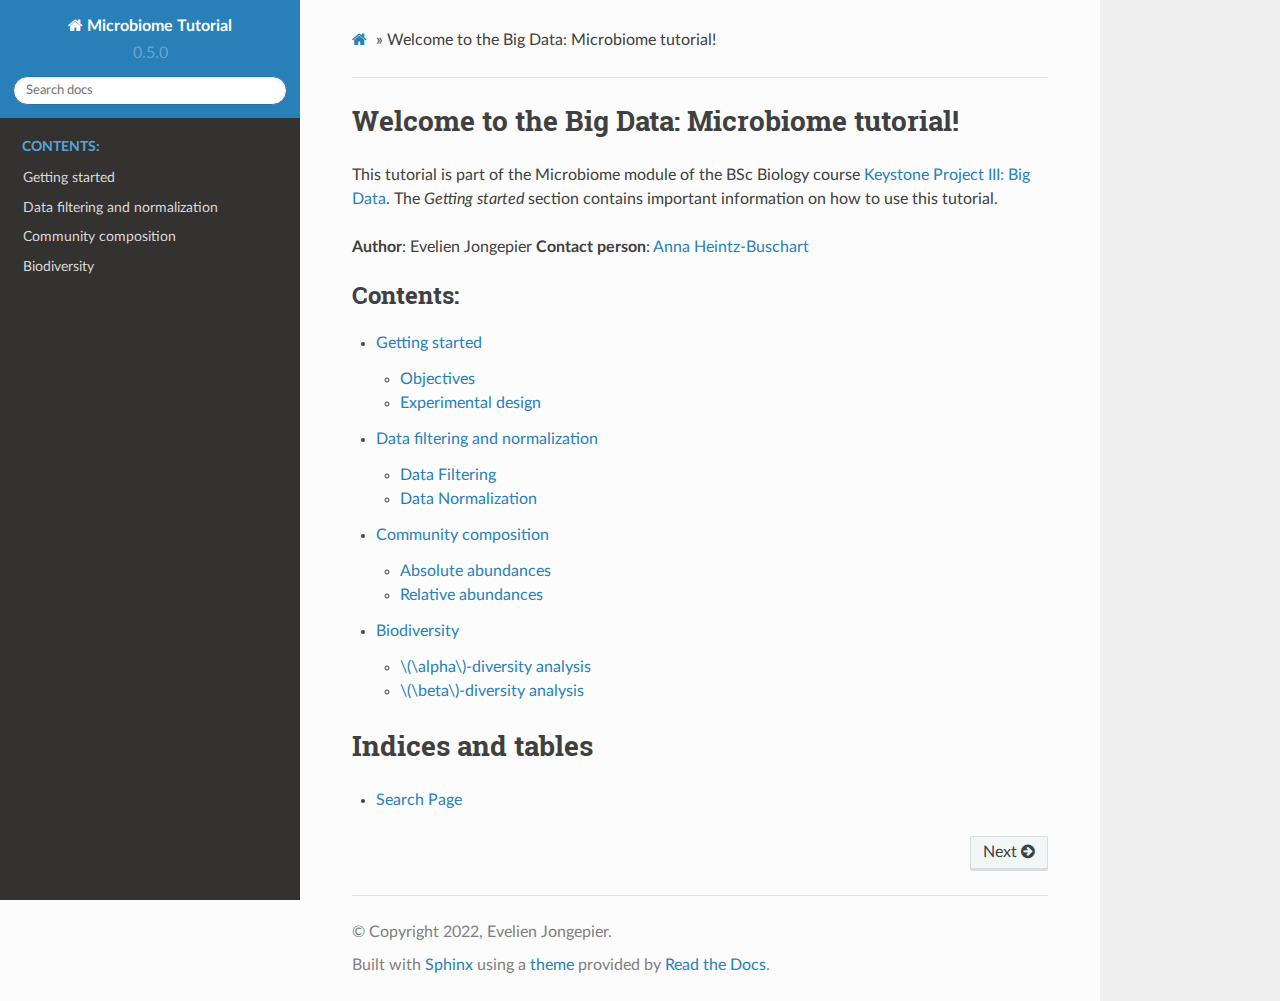
<file: docs/index.html>
<!DOCTYPE html>
<html class="writer-html5" lang="en" >
<head>
  <meta charset="utf-8" /><meta name="generator" content="Docutils 0.17.1: http://docutils.sourceforge.net/" />

  <meta name="viewport" content="width=device-width, initial-scale=1.0" />
  <title>Welcome to the Big Data: Microbiome tutorial! &mdash; Microbiome Tutorial 2024.02 documentation</title>
      <link rel="stylesheet" href="_static/pygments.css" type="text/css" />
      <link rel="stylesheet" href="_static/css/theme.css" type="text/css" />
      <link rel="stylesheet" href="_static/custom.css" type="text/css" />
  <!--[if lt IE 9]>
    <script src="_static/js/html5shiv.min.js"></script>
  <![endif]-->
  
        <script data-url_root="./" id="documentation_options" src="_static/documentation_options.js"></script>
        <script src="_static/jquery.js"></script>
        <script src="_static/underscore.js"></script>
        <script src="_static/_sphinx_javascript_frameworks_compat.js"></script>
        <script src="_static/doctools.js"></script>
    <script src="_static/js/theme.js"></script>
    <link rel="index" title="Index" href="genindex.html" />
    <link rel="search" title="Search" href="search.html" />
    <link rel="next" title="Getting started" href="getting-started.html" /> 
</head>

<body class="wy-body-for-nav"> 
  <div class="wy-grid-for-nav">
    <nav data-toggle="wy-nav-shift" class="wy-nav-side">
      <div class="wy-side-scroll">
        <div class="wy-side-nav-search" >
            <a href="#" class="icon icon-home"> Microbiome Tutorial
          </a>
              <div class="version">
                0.5.0
              </div>
<div role="search">
  <form id="rtd-search-form" class="wy-form" action="search.html" method="get">
    <input type="text" name="q" placeholder="Search docs" />
    <input type="hidden" name="check_keywords" value="yes" />
    <input type="hidden" name="area" value="default" />
  </form>
</div>
        </div><div class="wy-menu wy-menu-vertical" data-spy="affix" role="navigation" aria-label="Navigation menu">
              <p class="caption" role="heading"><span class="caption-text">Contents:</span></p>
<ul>
<li class="toctree-l1"><a class="reference internal" href="getting-started.html">Getting started</a></li>
<li class="toctree-l1"><a class="reference internal" href="data-processing.html">Data filtering and normalization</a></li>
<li class="toctree-l1"><a class="reference internal" href="composition.html">Community composition</a></li>
<li class="toctree-l1"><a class="reference internal" href="diversity.html">Biodiversity</a></li>
</ul>

        </div>
      </div>
    </nav>

    <section data-toggle="wy-nav-shift" class="wy-nav-content-wrap"><nav class="wy-nav-top" aria-label="Mobile navigation menu" >
          <i data-toggle="wy-nav-top" class="fa fa-bars"></i>
          <a href="#">Microbiome Tutorial</a>
      </nav>

      <div class="wy-nav-content">
        <div class="rst-content">
          <div role="navigation" aria-label="Page navigation">
  <ul class="wy-breadcrumbs">
      <li><a href="#" class="icon icon-home"></a> &raquo;</li>
      <li>Welcome to the Big Data: Microbiome tutorial!</li>
      <li class="wy-breadcrumbs-aside">
      </li>
  </ul>
  <hr/>
</div>
          <div role="main" class="document" itemscope="itemscope" itemtype="http://schema.org/Article">
           <div itemprop="articleBody">
             
  <section id="welcome-to-the-big-data-microbiome-tutorial">
<h1>Welcome to the Big Data: Microbiome tutorial!<a class="headerlink" href="#welcome-to-the-big-data-microbiome-tutorial" title="Permalink to this heading"></a></h1>
<p>This tutorial is part of the Microbiome module of the BSc Biology course <a class="reference external" href="https://canvas.uva.nl/courses/35953">Keystone Project III: Big Data</a>.
The <em>Getting started</em> section contains important information on how to use this tutorial.</p>
<p><strong>Author</strong>: Evelien Jongepier
<strong>Contact person</strong>: <a class="reference external" href="https://https://sils.uva.nl/profile/h/e/a.u.s.heintzbuschart/a.u.s.heintz-buschart.html">Anna Heintz-Buschart</a></p>
<div class="toctree-wrapper compound">
<p class="caption" role="heading"><span class="caption-text">Contents:</span></p>
<ul>
<li class="toctree-l1"><a class="reference internal" href="getting-started.html">Getting started</a><ul>
<li class="toctree-l2"><a class="reference internal" href="getting-started.html#objectives">Objectives</a></li>
<li class="toctree-l2"><a class="reference internal" href="getting-started.html#experimental-design">Experimental design</a></li>
</ul>
</li>
<li class="toctree-l1"><a class="reference internal" href="data-processing.html">Data filtering and normalization</a><ul>
<li class="toctree-l2"><a class="reference internal" href="data-processing.html#data-filtering">Data Filtering</a></li>
<li class="toctree-l2"><a class="reference internal" href="data-processing.html#data-normalization">Data Normalization</a></li>
</ul>
</li>
<li class="toctree-l1"><a class="reference internal" href="composition.html">Community composition</a><ul>
<li class="toctree-l2"><a class="reference internal" href="composition.html#absolute-abundances">Absolute abundances</a></li>
<li class="toctree-l2"><a class="reference internal" href="composition.html#relative-abundances">Relative abundances</a></li>
</ul>
</li>
<li class="toctree-l1"><a class="reference internal" href="diversity.html">Biodiversity</a><ul>
<li class="toctree-l2"><a class="reference internal" href="diversity.html#alpha-diversity-analysis"><span class="math notranslate nohighlight">\(\alpha\)</span>-diversity analysis</a></li>
<li class="toctree-l2"><a class="reference internal" href="diversity.html#beta-diversity-analysis"><span class="math notranslate nohighlight">\(\beta\)</span>-diversity analysis</a></li>
</ul>
</li>
</ul>
</div>
</section>
<section id="indices-and-tables">
<h1>Indices and tables<a class="headerlink" href="#indices-and-tables" title="Permalink to this heading"></a></h1>
<ul class="simple">
<li><p><a class="reference internal" href="search.html"><span class="std std-ref">Search Page</span></a></p></li>
</ul>
</section>


           </div>
          </div>
          <footer><div class="rst-footer-buttons" role="navigation" aria-label="Footer">
        <a href="getting-started.html" class="btn btn-neutral float-right" title="Getting started" accesskey="n" rel="next">Next <span class="fa fa-arrow-circle-right" aria-hidden="true"></span></a>
    </div>

  <hr/>

  <div role="contentinfo">
    <p>&#169; Copyright 2022, Evelien Jongepier.</p>
  </div>

  Built with <a href="https://www.sphinx-doc.org/">Sphinx</a> using a
    <a href="https://github.com/readthedocs/sphinx_rtd_theme">theme</a>
    provided by <a href="https://readthedocs.org">Read the Docs</a>.
   

</footer>
        </div>
      </div>
    </section>
  </div>
  <script>
      jQuery(function () {
          SphinxRtdTheme.Navigation.enable(true);
      });
  </script>
 <script type="text/javascript">
    $(document).ready(function() {
        $(".toggle > *").hide();
        $(".toggle .header").show();
        $(".toggle .header").click(function() {
            $(this).parent().children().not(".header").toggle(400);
            $(this).parent().children(".header").toggleClass("open");
        })
    });
</script>


</body>
</html>
</file>
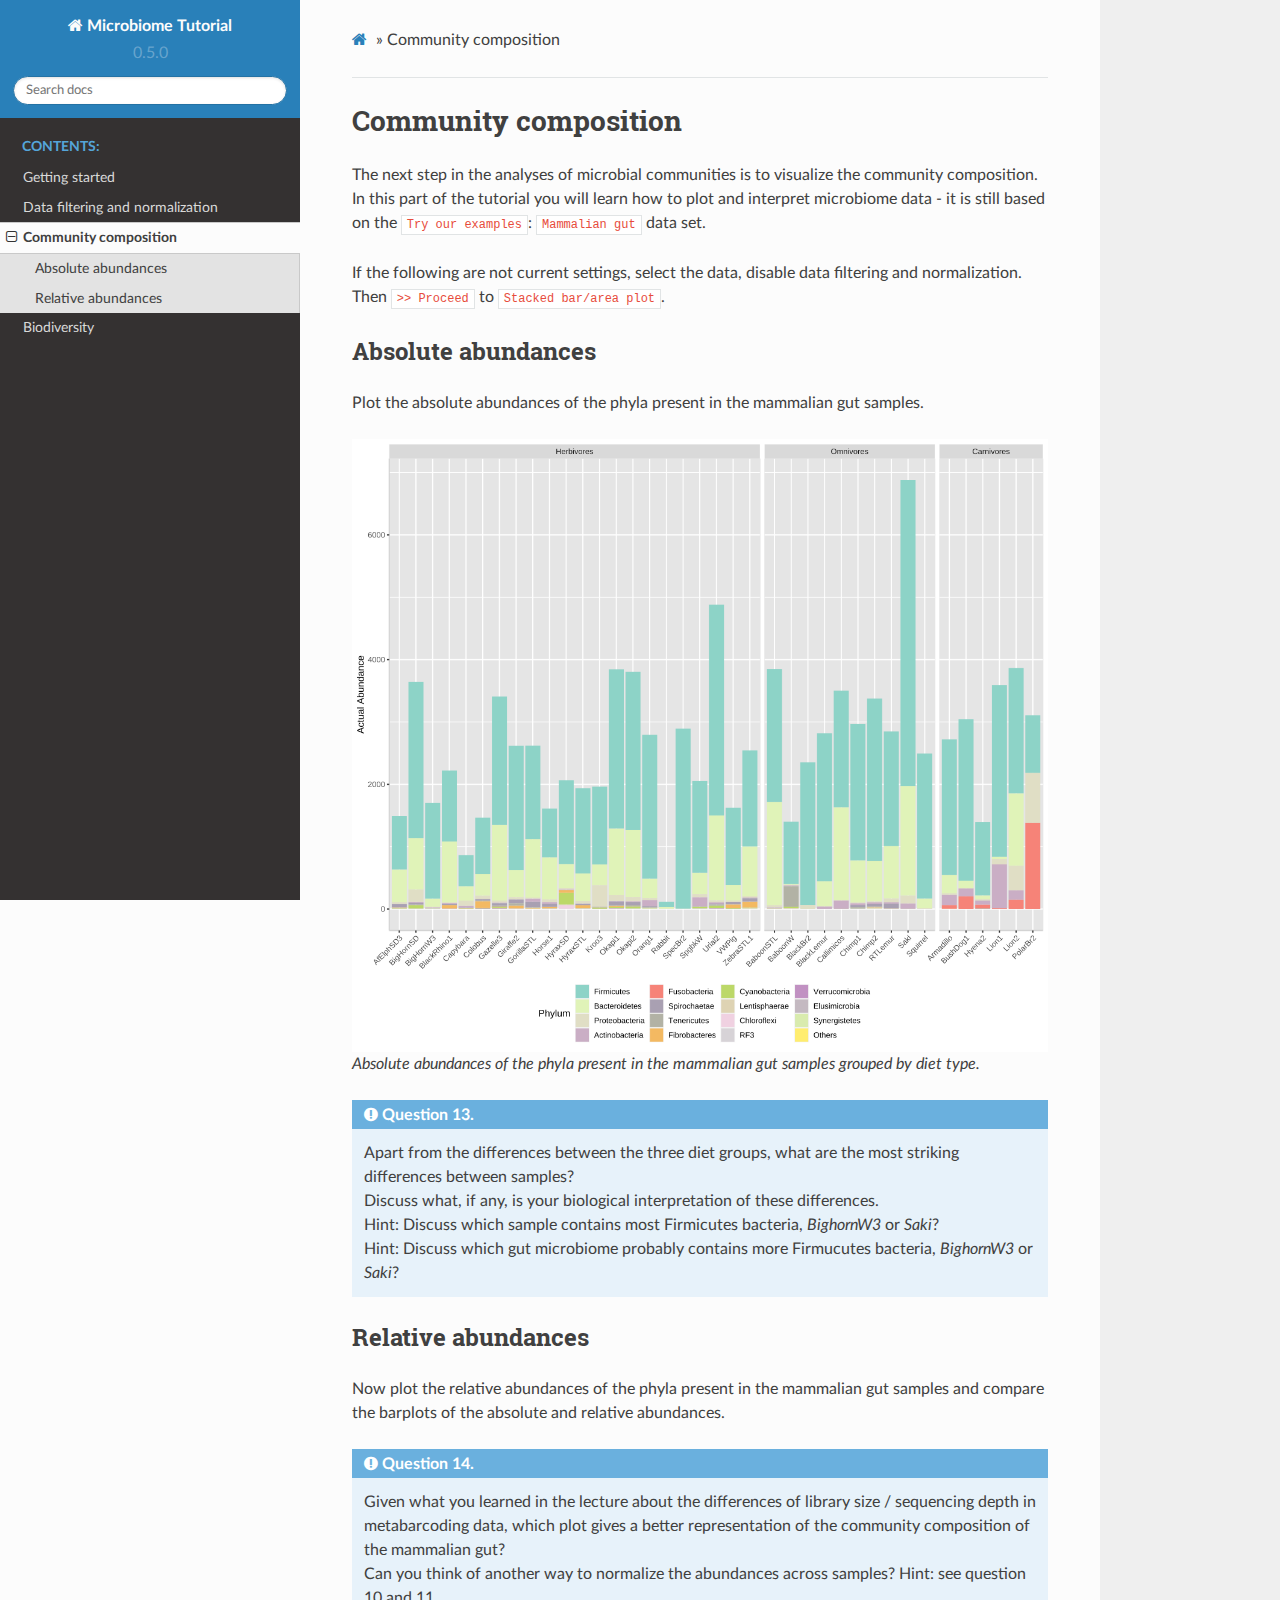
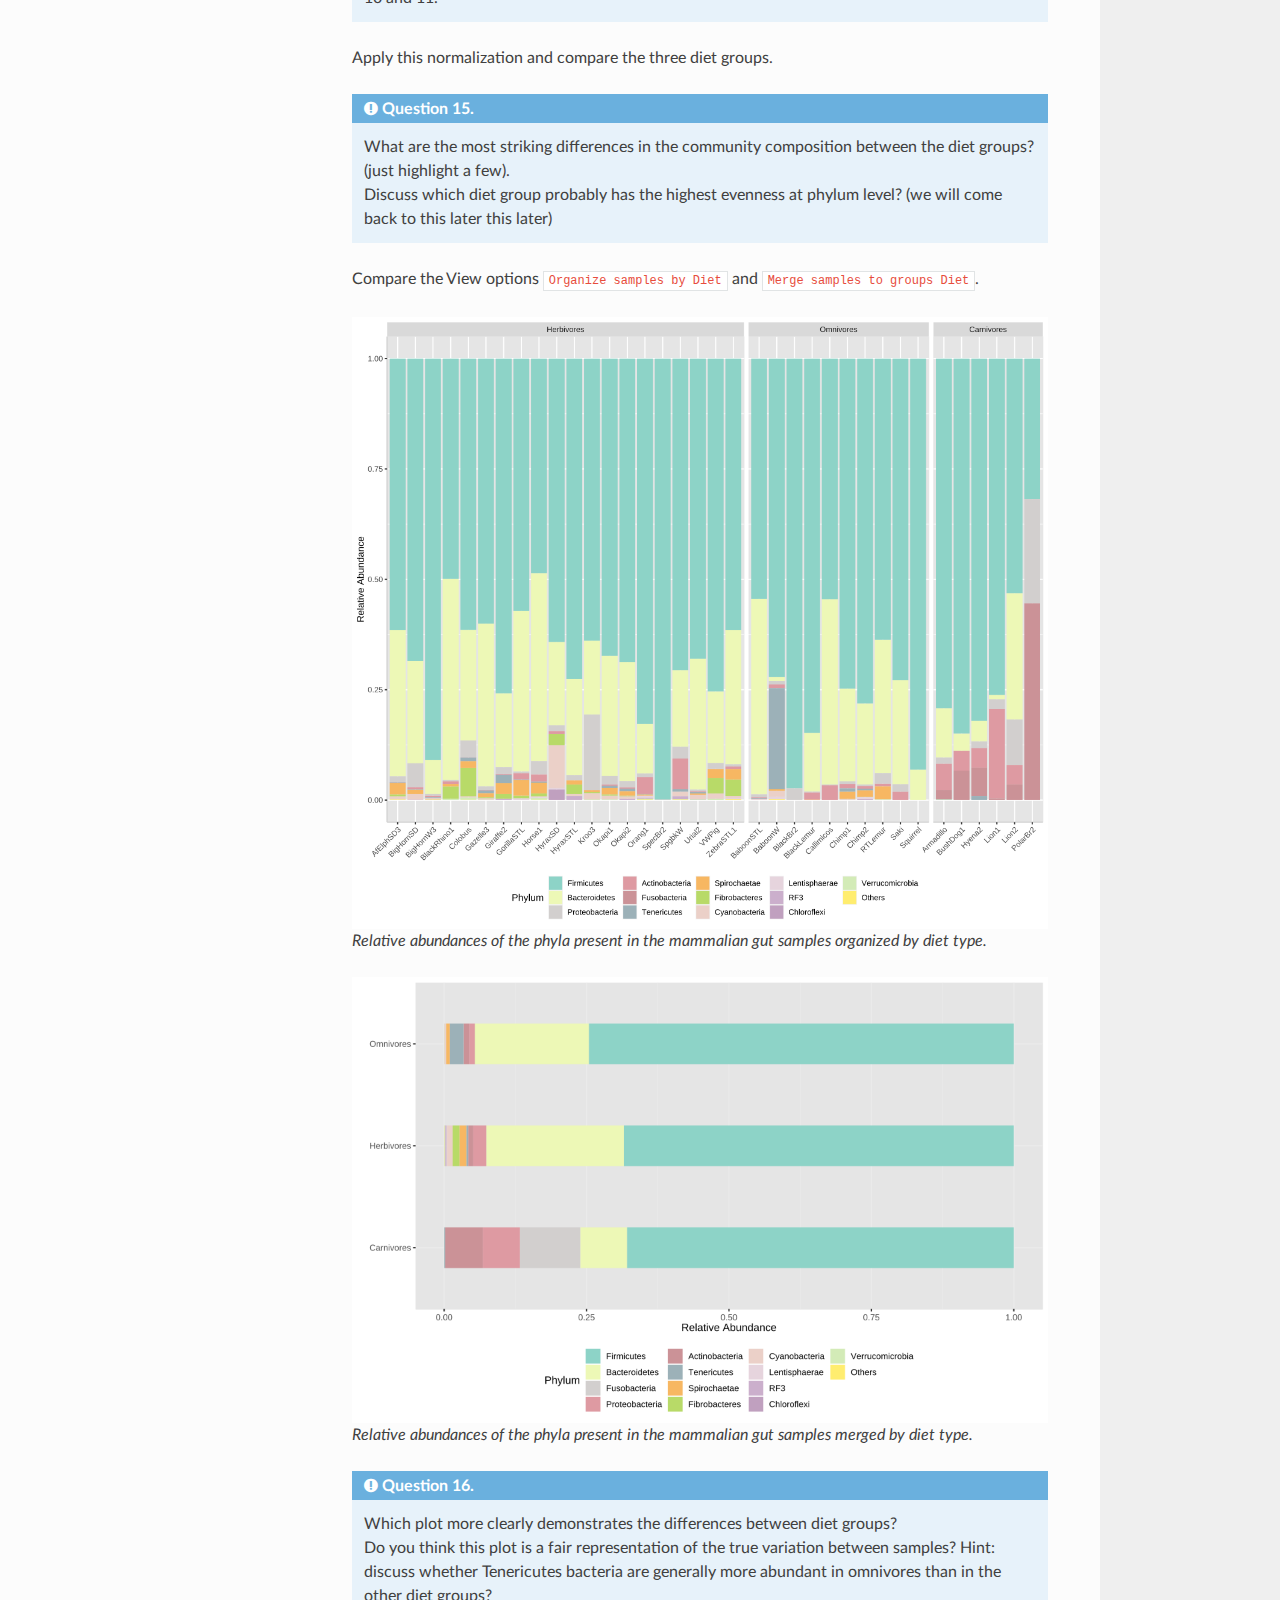
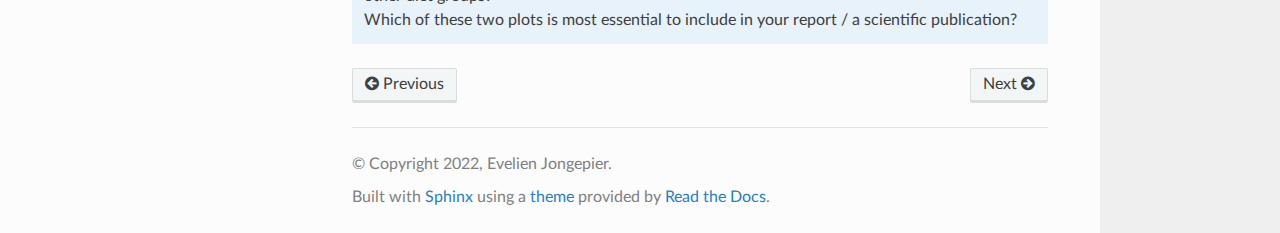
<file: docs/composition.html>
<!DOCTYPE html>
<html class="writer-html5" lang="en" >
<head>
  <meta charset="utf-8" /><meta name="generator" content="Docutils 0.17.1: http://docutils.sourceforge.net/" />

  <meta name="viewport" content="width=device-width, initial-scale=1.0" />
  <title>Community composition &mdash; Microbiome Tutorial 2024.02 documentation</title>
      <link rel="stylesheet" href="_static/pygments.css" type="text/css" />
      <link rel="stylesheet" href="_static/css/theme.css" type="text/css" />
      <link rel="stylesheet" href="_static/custom.css" type="text/css" />
  <!--[if lt IE 9]>
    <script src="_static/js/html5shiv.min.js"></script>
  <![endif]-->
  
        <script data-url_root="./" id="documentation_options" src="_static/documentation_options.js"></script>
        <script src="_static/jquery.js"></script>
        <script src="_static/underscore.js"></script>
        <script src="_static/_sphinx_javascript_frameworks_compat.js"></script>
        <script src="_static/doctools.js"></script>
    <script src="_static/js/theme.js"></script>
    <link rel="index" title="Index" href="genindex.html" />
    <link rel="search" title="Search" href="search.html" />
    <link rel="next" title="Biodiversity" href="diversity.html" />
    <link rel="prev" title="Data filtering and normalization" href="data-processing.html" /> 
</head>

<body class="wy-body-for-nav"> 
  <div class="wy-grid-for-nav">
    <nav data-toggle="wy-nav-shift" class="wy-nav-side">
      <div class="wy-side-scroll">
        <div class="wy-side-nav-search" >
            <a href="index.html" class="icon icon-home"> Microbiome Tutorial
          </a>
              <div class="version">
                0.5.0
              </div>
<div role="search">
  <form id="rtd-search-form" class="wy-form" action="search.html" method="get">
    <input type="text" name="q" placeholder="Search docs" />
    <input type="hidden" name="check_keywords" value="yes" />
    <input type="hidden" name="area" value="default" />
  </form>
</div>
        </div><div class="wy-menu wy-menu-vertical" data-spy="affix" role="navigation" aria-label="Navigation menu">
              <p class="caption" role="heading"><span class="caption-text">Contents:</span></p>
<ul class="current">
<li class="toctree-l1"><a class="reference internal" href="getting-started.html">Getting started</a></li>
<li class="toctree-l1"><a class="reference internal" href="data-processing.html">Data filtering and normalization</a></li>
<li class="toctree-l1 current"><a class="current reference internal" href="#">Community composition</a><ul>
<li class="toctree-l2"><a class="reference internal" href="#absolute-abundances">Absolute abundances</a></li>
<li class="toctree-l2"><a class="reference internal" href="#relative-abundances">Relative abundances</a></li>
</ul>
</li>
<li class="toctree-l1"><a class="reference internal" href="diversity.html">Biodiversity</a></li>
</ul>

        </div>
      </div>
    </nav>

    <section data-toggle="wy-nav-shift" class="wy-nav-content-wrap"><nav class="wy-nav-top" aria-label="Mobile navigation menu" >
          <i data-toggle="wy-nav-top" class="fa fa-bars"></i>
          <a href="index.html">Microbiome Tutorial</a>
      </nav>

      <div class="wy-nav-content">
        <div class="rst-content">
          <div role="navigation" aria-label="Page navigation">
  <ul class="wy-breadcrumbs">
      <li><a href="index.html" class="icon icon-home"></a> &raquo;</li>
      <li>Community composition</li>
      <li class="wy-breadcrumbs-aside">
      </li>
  </ul>
  <hr/>
</div>
          <div role="main" class="document" itemscope="itemscope" itemtype="http://schema.org/Article">
           <div itemprop="articleBody">
             
  <section id="community-composition">
<h1>Community composition<a class="headerlink" href="#community-composition" title="Permalink to this heading"></a></h1>
<p>The next step in the analyses of microbial communities is to visualize the community composition.
In this part of the tutorial you will learn how to plot and interpret microbiome data - it is still based on the <code class="docutils literal notranslate"><span class="pre">Try</span> <span class="pre">our</span> <span class="pre">examples</span></code>: <code class="docutils literal notranslate"><span class="pre">Mammalian</span> <span class="pre">gut</span></code> data set.</p>
<p>If the following are not current settings, select the data, disable data filtering and normalization. Then <code class="docutils literal notranslate"><span class="pre">&gt;&gt;</span> <span class="pre">Proceed</span></code> to <code class="docutils literal notranslate"><span class="pre">Stacked</span> <span class="pre">bar/area</span> <span class="pre">plot</span></code>.</p>
<section id="absolute-abundances">
<h2>Absolute abundances<a class="headerlink" href="#absolute-abundances" title="Permalink to this heading"></a></h2>
<p>Plot the absolute abundances of the phyla present in the mammalian gut samples.</p>
<figure class="align-default" id="id1">
<a class="reference internal image-reference" href="_images/MA-barplot-aa.png"><img alt="_images/MA-barplot-aa.png" src="_images/MA-barplot-aa.png" style="width: 800px;" /></a>
<figcaption>
<p><span class="caption-text">Absolute abundances of the phyla present in the mammalian gut samples grouped by diet type.</span><a class="headerlink" href="#id1" title="Permalink to this image"></a></p>
</figcaption>
</figure>
<div class="admonition-question-13 admonition">
<p class="admonition-title">Question 13.</p>
<div class="line-block">
<div class="line">Apart from the differences between the three diet groups, what are the most striking differences between samples?</div>
<div class="line">Discuss what, if any, is your biological interpretation of these differences.</div>
<div class="line">Hint: Discuss which sample contains most Firmicutes bacteria, <cite>BighornW3</cite> or <cite>Saki</cite>?</div>
<div class="line">Hint: Discuss which gut microbiome probably contains more Firmucutes bacteria, <cite>BighornW3</cite> or <cite>Saki</cite>?</div>
</div>
</div>
</section>
<section id="relative-abundances">
<h2>Relative abundances<a class="headerlink" href="#relative-abundances" title="Permalink to this heading"></a></h2>
<p>Now plot the relative abundances of the phyla present in the mammalian gut samples and compare the barplots of the absolute and relative abundances.</p>
<div class="admonition-question-14 admonition">
<p class="admonition-title">Question 14.</p>
<div class="line-block">
<div class="line">Given what you learned in the lecture about the differences of library size / sequencing depth in metabarcoding data, which plot gives a better representation of the community composition of the mammalian gut?</div>
<div class="line">Can you think of another way to normalize the abundances across samples? Hint: see question 10 and 11.</div>
</div>
</div>
<p>Apply this normalization and compare the three diet groups.</p>
<div class="admonition-question-15 admonition">
<p class="admonition-title">Question 15.</p>
<div class="line-block">
<div class="line">What are the most striking differences in the community composition between the diet groups? (just highlight a few).</div>
<div class="line">Discuss which diet group probably has the highest evenness at phylum level? (we will come back to this later this later)</div>
</div>
</div>
<p>Compare the View options <code class="docutils literal notranslate"><span class="pre">Organize</span> <span class="pre">samples</span> <span class="pre">by</span> <span class="pre">Diet</span></code> and <code class="docutils literal notranslate"><span class="pre">Merge</span> <span class="pre">samples</span> <span class="pre">to</span> <span class="pre">groups</span> <span class="pre">Diet</span></code>.</p>
<figure class="align-default" id="id2">
<a class="reference internal image-reference" href="_images/MA-rabund-unstacked.png"><img alt="_images/MA-rabund-unstacked.png" src="_images/MA-rabund-unstacked.png" style="width: 800px;" /></a>
<figcaption>
<p><span class="caption-text">Relative abundances of the phyla present in the mammalian gut samples organized by diet type.</span><a class="headerlink" href="#id2" title="Permalink to this image"></a></p>
</figcaption>
</figure>
<figure class="align-default" id="id3">
<a class="reference internal image-reference" href="_images/MA-rabund-stacked.png"><img alt="_images/MA-rabund-stacked.png" src="_images/MA-rabund-stacked.png" style="width: 800px;" /></a>
<figcaption>
<p><span class="caption-text">Relative abundances of the phyla present in the mammalian gut samples merged by diet type.</span><a class="headerlink" href="#id3" title="Permalink to this image"></a></p>
</figcaption>
</figure>
<div class="admonition-question-16 admonition">
<p class="admonition-title">Question 16.</p>
<div class="line-block">
<div class="line">Which plot more clearly demonstrates the differences between diet groups?</div>
<div class="line">Do you think this plot is a fair representation of the true variation between samples? Hint: discuss whether Tenericutes bacteria are generally more abundant in omnivores than in the other diet groups?</div>
<div class="line">Which of these two plots is most essential to include in your report / a scientific publication?</div>
</div>
</div>
</section>
</section>


           </div>
          </div>
          <footer><div class="rst-footer-buttons" role="navigation" aria-label="Footer">
        <a href="data-processing.html" class="btn btn-neutral float-left" title="Data filtering and normalization" accesskey="p" rel="prev"><span class="fa fa-arrow-circle-left" aria-hidden="true"></span> Previous</a>
        <a href="diversity.html" class="btn btn-neutral float-right" title="Biodiversity" accesskey="n" rel="next">Next <span class="fa fa-arrow-circle-right" aria-hidden="true"></span></a>
    </div>

  <hr/>

  <div role="contentinfo">
    <p>&#169; Copyright 2022, Evelien Jongepier.</p>
  </div>

  Built with <a href="https://www.sphinx-doc.org/">Sphinx</a> using a
    <a href="https://github.com/readthedocs/sphinx_rtd_theme">theme</a>
    provided by <a href="https://readthedocs.org">Read the Docs</a>.
   

</footer>
        </div>
      </div>
    </section>
  </div>
  <script>
      jQuery(function () {
          SphinxRtdTheme.Navigation.enable(true);
      });
  </script>
 <script type="text/javascript">
    $(document).ready(function() {
        $(".toggle > *").hide();
        $(".toggle .header").show();
        $(".toggle .header").click(function() {
            $(this).parent().children().not(".header").toggle(400);
            $(this).parent().children(".header").toggleClass("open");
        })
    });
</script>


</body>
</html>
</file>
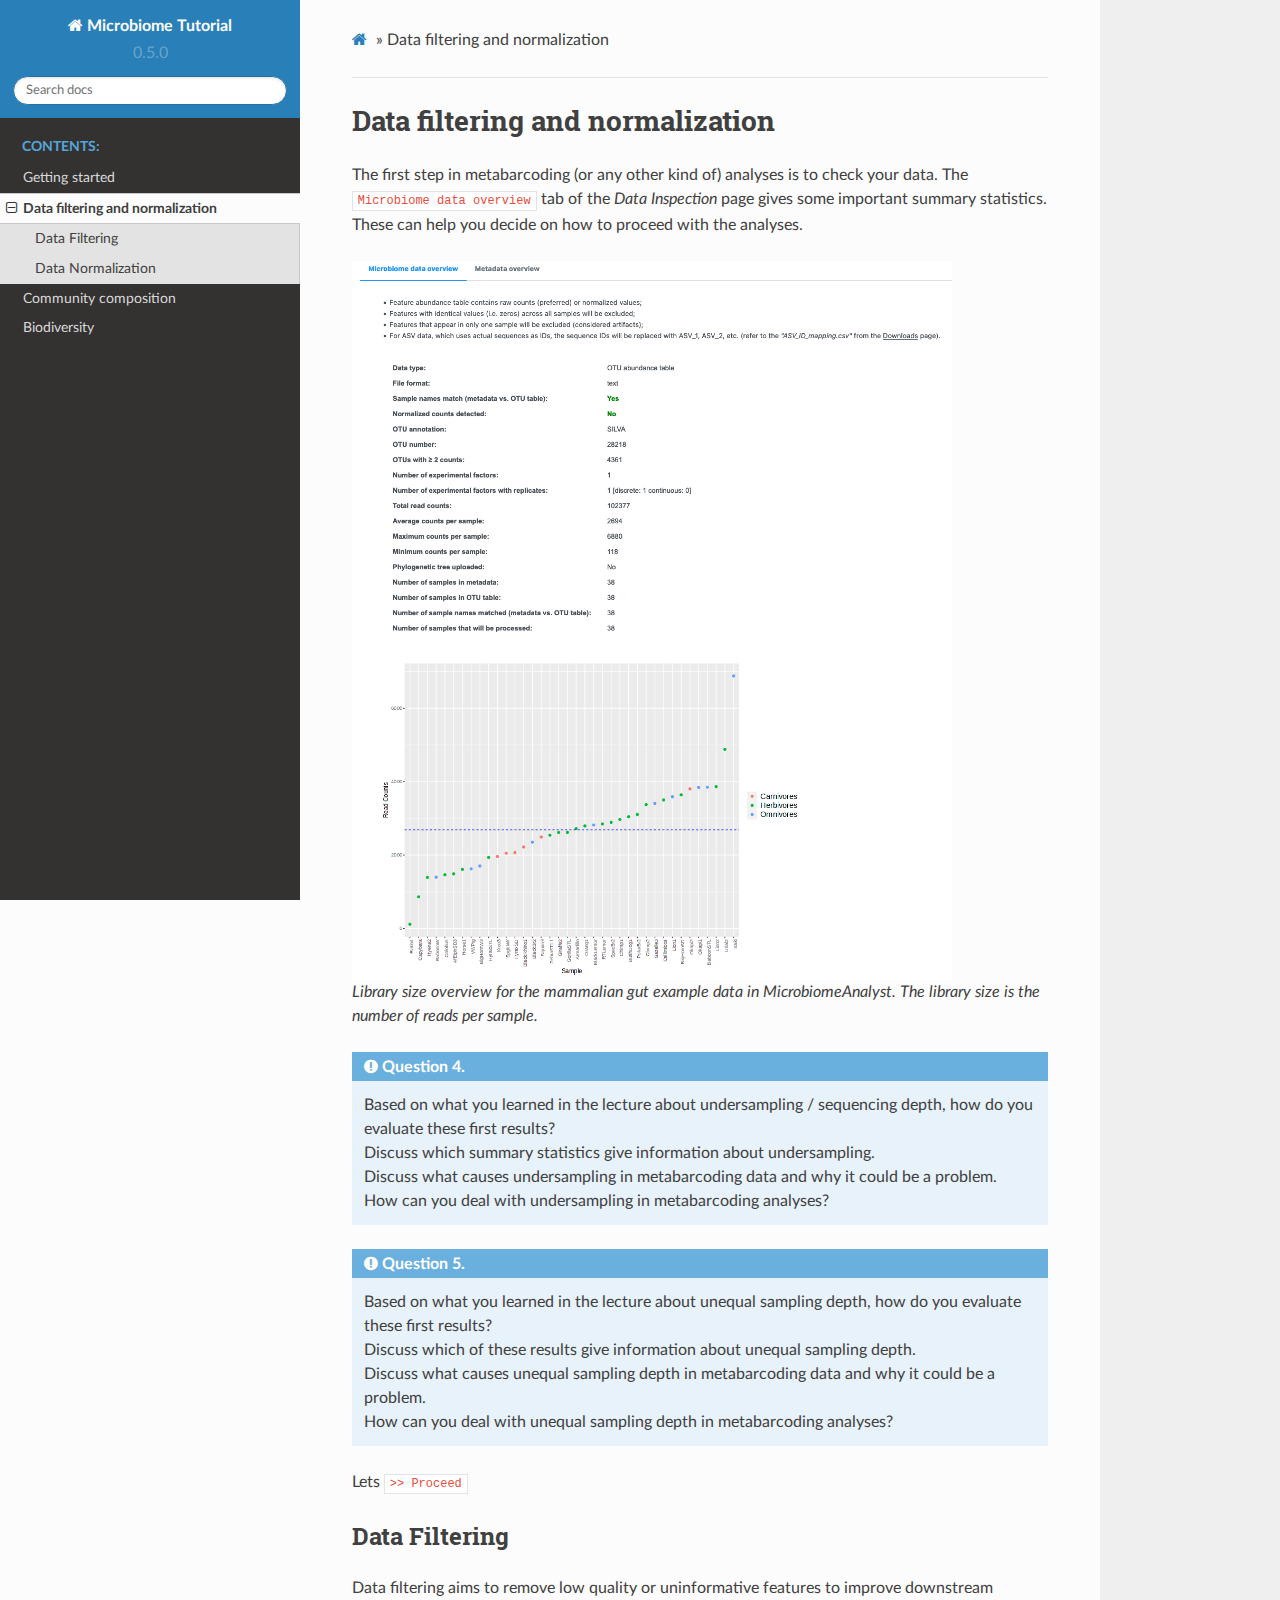
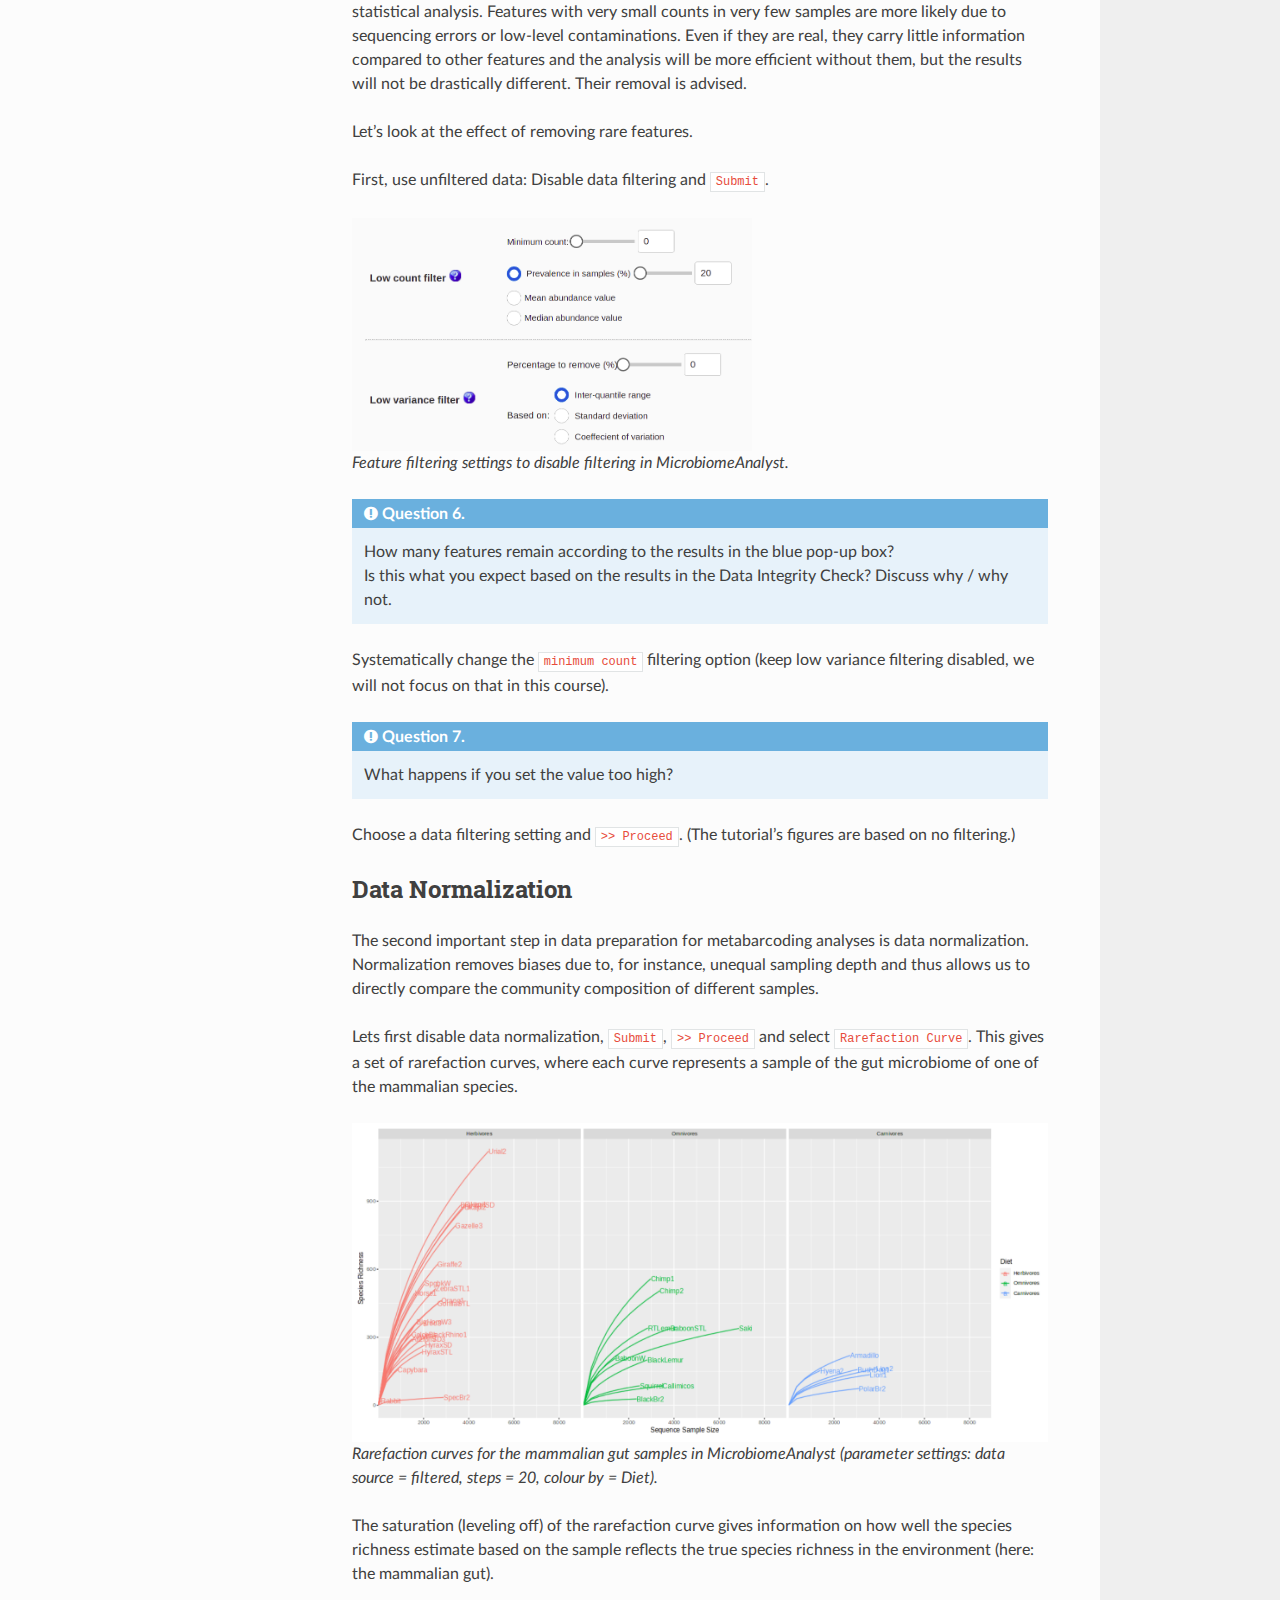
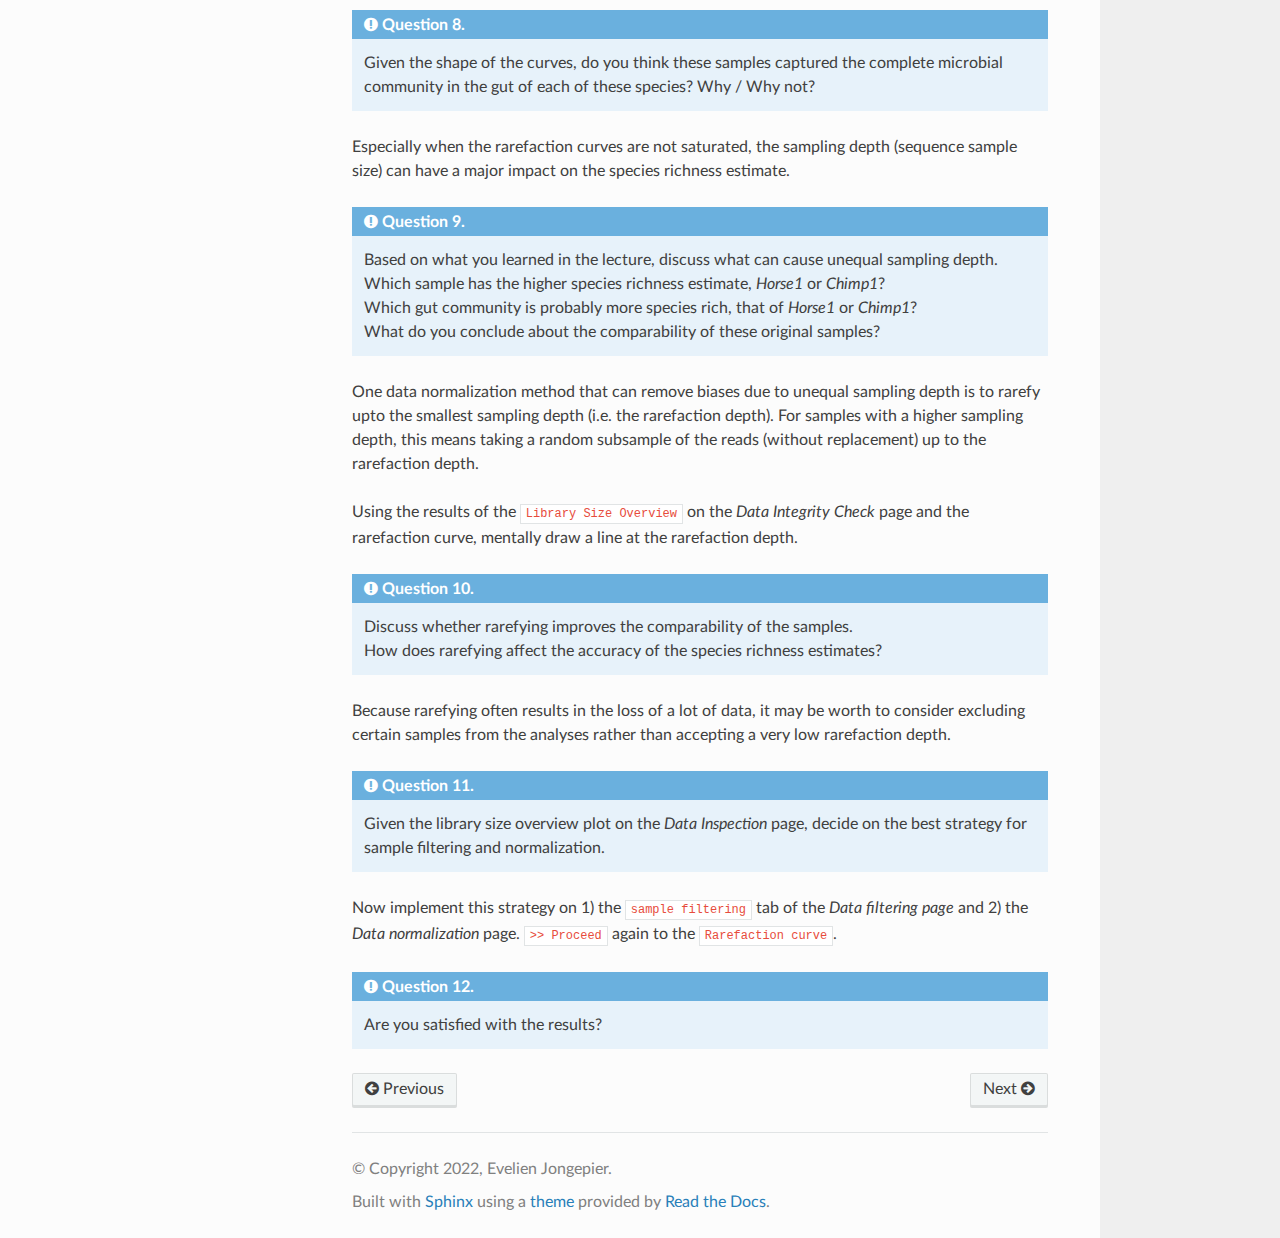
<file: docs/data-processing.html>
<!DOCTYPE html>
<html class="writer-html5" lang="en" >
<head>
  <meta charset="utf-8" /><meta name="generator" content="Docutils 0.17.1: http://docutils.sourceforge.net/" />

  <meta name="viewport" content="width=device-width, initial-scale=1.0" />
  <title>Data filtering and normalization &mdash; Microbiome Tutorial 2024.02 documentation</title>
      <link rel="stylesheet" href="_static/pygments.css" type="text/css" />
      <link rel="stylesheet" href="_static/css/theme.css" type="text/css" />
      <link rel="stylesheet" href="_static/custom.css" type="text/css" />
  <!--[if lt IE 9]>
    <script src="_static/js/html5shiv.min.js"></script>
  <![endif]-->
  
        <script data-url_root="./" id="documentation_options" src="_static/documentation_options.js"></script>
        <script src="_static/jquery.js"></script>
        <script src="_static/underscore.js"></script>
        <script src="_static/_sphinx_javascript_frameworks_compat.js"></script>
        <script src="_static/doctools.js"></script>
    <script src="_static/js/theme.js"></script>
    <link rel="index" title="Index" href="genindex.html" />
    <link rel="search" title="Search" href="search.html" />
    <link rel="next" title="Community composition" href="composition.html" />
    <link rel="prev" title="Getting started" href="getting-started.html" /> 
</head>

<body class="wy-body-for-nav"> 
  <div class="wy-grid-for-nav">
    <nav data-toggle="wy-nav-shift" class="wy-nav-side">
      <div class="wy-side-scroll">
        <div class="wy-side-nav-search" >
            <a href="index.html" class="icon icon-home"> Microbiome Tutorial
          </a>
              <div class="version">
                0.5.0
              </div>
<div role="search">
  <form id="rtd-search-form" class="wy-form" action="search.html" method="get">
    <input type="text" name="q" placeholder="Search docs" />
    <input type="hidden" name="check_keywords" value="yes" />
    <input type="hidden" name="area" value="default" />
  </form>
</div>
        </div><div class="wy-menu wy-menu-vertical" data-spy="affix" role="navigation" aria-label="Navigation menu">
              <p class="caption" role="heading"><span class="caption-text">Contents:</span></p>
<ul class="current">
<li class="toctree-l1"><a class="reference internal" href="getting-started.html">Getting started</a></li>
<li class="toctree-l1 current"><a class="current reference internal" href="#">Data filtering and normalization</a><ul>
<li class="toctree-l2"><a class="reference internal" href="#data-filtering">Data Filtering</a></li>
<li class="toctree-l2"><a class="reference internal" href="#data-normalization">Data Normalization</a></li>
</ul>
</li>
<li class="toctree-l1"><a class="reference internal" href="composition.html">Community composition</a></li>
<li class="toctree-l1"><a class="reference internal" href="diversity.html">Biodiversity</a></li>
</ul>

        </div>
      </div>
    </nav>

    <section data-toggle="wy-nav-shift" class="wy-nav-content-wrap"><nav class="wy-nav-top" aria-label="Mobile navigation menu" >
          <i data-toggle="wy-nav-top" class="fa fa-bars"></i>
          <a href="index.html">Microbiome Tutorial</a>
      </nav>

      <div class="wy-nav-content">
        <div class="rst-content">
          <div role="navigation" aria-label="Page navigation">
  <ul class="wy-breadcrumbs">
      <li><a href="index.html" class="icon icon-home"></a> &raquo;</li>
      <li>Data filtering and normalization</li>
      <li class="wy-breadcrumbs-aside">
      </li>
  </ul>
  <hr/>
</div>
          <div role="main" class="document" itemscope="itemscope" itemtype="http://schema.org/Article">
           <div itemprop="articleBody">
             
  <section id="data-filtering-and-normalization">
<h1>Data filtering and normalization<a class="headerlink" href="#data-filtering-and-normalization" title="Permalink to this heading"></a></h1>
<p>The first step in metabarcoding (or any other kind of) analyses is to check your data.
The <code class="docutils literal notranslate"><span class="pre">Microbiome</span> <span class="pre">data</span> <span class="pre">overview</span></code> tab of the <cite>Data Inspection</cite> page gives some important summary statistics.
These can help you decide on how to proceed with the analyses.</p>
<figure class="align-default" id="id1">
<a class="reference internal image-reference" href="_images/data-check.png"><img alt="_images/data-check.png" src="_images/data-check.png" style="width: 600px;" /></a>
<figcaption>
<p><span class="caption-text">Library size overview for the mammalian gut example data in MicrobiomeAnalyst. The library size is the number of reads per sample.</span><a class="headerlink" href="#id1" title="Permalink to this image"></a></p>
</figcaption>
</figure>
<div class="admonition-question-4 admonition">
<p class="admonition-title">Question 4.</p>
<div class="line-block">
<div class="line">Based on what you learned in the lecture about undersampling / sequencing depth, how do you evaluate these first results?</div>
<div class="line">Discuss which summary statistics give information about undersampling.</div>
<div class="line">Discuss what causes undersampling in metabarcoding data and why it could be a problem.</div>
<div class="line">How can you deal with undersampling in metabarcoding analyses?</div>
</div>
</div>
<div class="admonition-question-5 admonition">
<p class="admonition-title">Question 5.</p>
<div class="line-block">
<div class="line">Based on what you learned in the lecture about unequal sampling depth, how do you evaluate these first results?</div>
<div class="line">Discuss which of these results give information about unequal sampling depth.</div>
<div class="line">Discuss what causes unequal sampling depth in metabarcoding data and why it could be a problem.</div>
<div class="line">How can you deal with unequal sampling depth in metabarcoding analyses?</div>
</div>
</div>
<p>Lets <code class="docutils literal notranslate"><span class="pre">&gt;&gt;</span> <span class="pre">Proceed</span></code></p>
<section id="data-filtering">
<h2>Data Filtering<a class="headerlink" href="#data-filtering" title="Permalink to this heading"></a></h2>
<p>Data filtering aims to remove low quality or uninformative features to improve downstream statistical analysis.
Features with very small counts in very few samples are more likely due to sequencing errors or low-level contaminations. Even if they are real, they carry little information compared to other features and the analysis will be more efficient without them, but the results will not be drastically different. Their removal is advised.</p>
<p>Let’s look at the effect of removing rare features.</p>
<p>First, use unfiltered data: Disable data filtering and <code class="docutils literal notranslate"><span class="pre">Submit</span></code>.</p>
<figure class="align-default" id="id2">
<a class="reference internal image-reference" href="_images/MA-filter.png"><img alt="_images/MA-filter.png" src="_images/MA-filter.png" style="width: 400px;" /></a>
<figcaption>
<p><span class="caption-text">Feature filtering settings to disable filtering in MicrobiomeAnalyst.</span><a class="headerlink" href="#id2" title="Permalink to this image"></a></p>
</figcaption>
</figure>
<div class="admonition-question-6 admonition">
<p class="admonition-title">Question 6.</p>
<div class="line-block">
<div class="line">How many features remain according to the results in the blue pop-up box?</div>
<div class="line">Is this what you expect based on the results in the Data Integrity Check? Discuss why / why not.</div>
</div>
</div>
<p>Systematically change the <code class="docutils literal notranslate"><span class="pre">minimum</span> <span class="pre">count</span></code> filtering option (keep low variance filtering disabled, we will not focus on that in this course).</p>
<div class="admonition-question-7 admonition">
<p class="admonition-title">Question 7.</p>
<div class="line-block">
<div class="line">What happens if you set the value too high?</div>
</div>
</div>
<p>Choose a data filtering setting and <code class="docutils literal notranslate"><span class="pre">&gt;&gt;</span> <span class="pre">Proceed</span></code>. (The tutorial’s figures are based on no filtering.)</p>
</section>
<section id="data-normalization">
<h2>Data Normalization<a class="headerlink" href="#data-normalization" title="Permalink to this heading"></a></h2>
<p>The second important step in data preparation for metabarcoding analyses is data normalization.
Normalization removes biases due to, for instance, unequal sampling depth and thus allows us to directly compare the community composition of different samples.</p>
<p>Lets first disable data normalization, <code class="docutils literal notranslate"><span class="pre">Submit</span></code>, <code class="docutils literal notranslate"><span class="pre">&gt;&gt;</span> <span class="pre">Proceed</span></code> and select <code class="docutils literal notranslate"><span class="pre">Rarefaction</span> <span class="pre">Curve</span></code>.
This gives a set of rarefaction curves, where each curve represents a sample of the gut microbiome of one of the mammalian species.</p>
<figure class="align-default" id="id3">
<img alt="_images/rarecurves.png" src="_images/rarecurves.png" />
<figcaption>
<p><span class="caption-text">Rarefaction curves for the mammalian gut samples in MicrobiomeAnalyst (parameter settings: data source = filtered, steps = 20, colour by = Diet).</span><a class="headerlink" href="#id3" title="Permalink to this image"></a></p>
</figcaption>
</figure>
<p>The saturation (leveling off) of the rarefaction curve gives information on how well the species richness estimate based on the sample reflects the true species richness in the environment (here: the mammalian gut).</p>
<div class="admonition-question-8 admonition">
<p class="admonition-title">Question 8.</p>
<div class="line-block">
<div class="line">Given the shape of the curves, do you think these samples captured the complete microbial community in the gut of each of these species? Why / Why not?</div>
</div>
</div>
<p>Especially when the rarefaction curves are not saturated, the sampling depth (sequence sample size) can have a major impact on the species richness estimate.</p>
<div class="admonition-question-9 admonition">
<p class="admonition-title">Question 9.</p>
<div class="line-block">
<div class="line">Based on what you learned in the lecture, discuss what can cause unequal sampling depth.</div>
<div class="line">Which sample has the higher species richness estimate, <cite>Horse1</cite> or <cite>Chimp1</cite>?</div>
<div class="line">Which gut community is probably more species rich, that of <cite>Horse1</cite> or <cite>Chimp1</cite>?</div>
<div class="line">What do you conclude about the comparability of these original samples?</div>
</div>
</div>
<p>One data normalization method that can remove biases due to unequal sampling depth is to rarefy upto the smallest sampling depth (i.e. the rarefaction depth).
For samples with a higher sampling depth, this means taking a random subsample of the reads (without replacement) up to the rarefaction depth.</p>
<p>Using the results of the <code class="docutils literal notranslate"><span class="pre">Library</span> <span class="pre">Size</span> <span class="pre">Overview</span></code> on the <cite>Data Integrity Check</cite> page and the rarefaction curve, mentally draw a line at the rarefaction depth.</p>
<div class="admonition-question-10 admonition">
<p class="admonition-title">Question 10.</p>
<div class="line-block">
<div class="line">Discuss whether rarefying improves the comparability of the samples.</div>
<div class="line">How does rarefying affect the accuracy of the species richness estimates?</div>
</div>
</div>
<p>Because rarefying often results in the loss of a lot of data, it may be worth to consider excluding certain samples from the analyses rather than accepting a very low rarefaction depth.</p>
<div class="admonition-question-11 admonition">
<p class="admonition-title">Question 11.</p>
<div class="line-block">
<div class="line">Given the library size overview plot on the <cite>Data Inspection</cite> page, decide on the best strategy for sample filtering and normalization.</div>
</div>
</div>
<p>Now implement this strategy on 1) the <code class="docutils literal notranslate"><span class="pre">sample</span> <span class="pre">filtering</span></code> tab of the <cite>Data filtering page</cite> and 2) the <cite>Data normalization</cite> page.
<code class="docutils literal notranslate"><span class="pre">&gt;&gt;</span> <span class="pre">Proceed</span></code> again to the <code class="docutils literal notranslate"><span class="pre">Rarefaction</span> <span class="pre">curve</span></code>.</p>
<div class="admonition-question-12 admonition">
<p class="admonition-title">Question 12.</p>
<div class="line-block">
<div class="line">Are you satisfied with the results?</div>
</div>
</div>
</section>
</section>


           </div>
          </div>
          <footer><div class="rst-footer-buttons" role="navigation" aria-label="Footer">
        <a href="getting-started.html" class="btn btn-neutral float-left" title="Getting started" accesskey="p" rel="prev"><span class="fa fa-arrow-circle-left" aria-hidden="true"></span> Previous</a>
        <a href="composition.html" class="btn btn-neutral float-right" title="Community composition" accesskey="n" rel="next">Next <span class="fa fa-arrow-circle-right" aria-hidden="true"></span></a>
    </div>

  <hr/>

  <div role="contentinfo">
    <p>&#169; Copyright 2022, Evelien Jongepier.</p>
  </div>

  Built with <a href="https://www.sphinx-doc.org/">Sphinx</a> using a
    <a href="https://github.com/readthedocs/sphinx_rtd_theme">theme</a>
    provided by <a href="https://readthedocs.org">Read the Docs</a>.
   

</footer>
        </div>
      </div>
    </section>
  </div>
  <script>
      jQuery(function () {
          SphinxRtdTheme.Navigation.enable(true);
      });
  </script>
 <script type="text/javascript">
    $(document).ready(function() {
        $(".toggle > *").hide();
        $(".toggle .header").show();
        $(".toggle .header").click(function() {
            $(this).parent().children().not(".header").toggle(400);
            $(this).parent().children(".header").toggleClass("open");
        })
    });
</script>


</body>
</html>
</file>
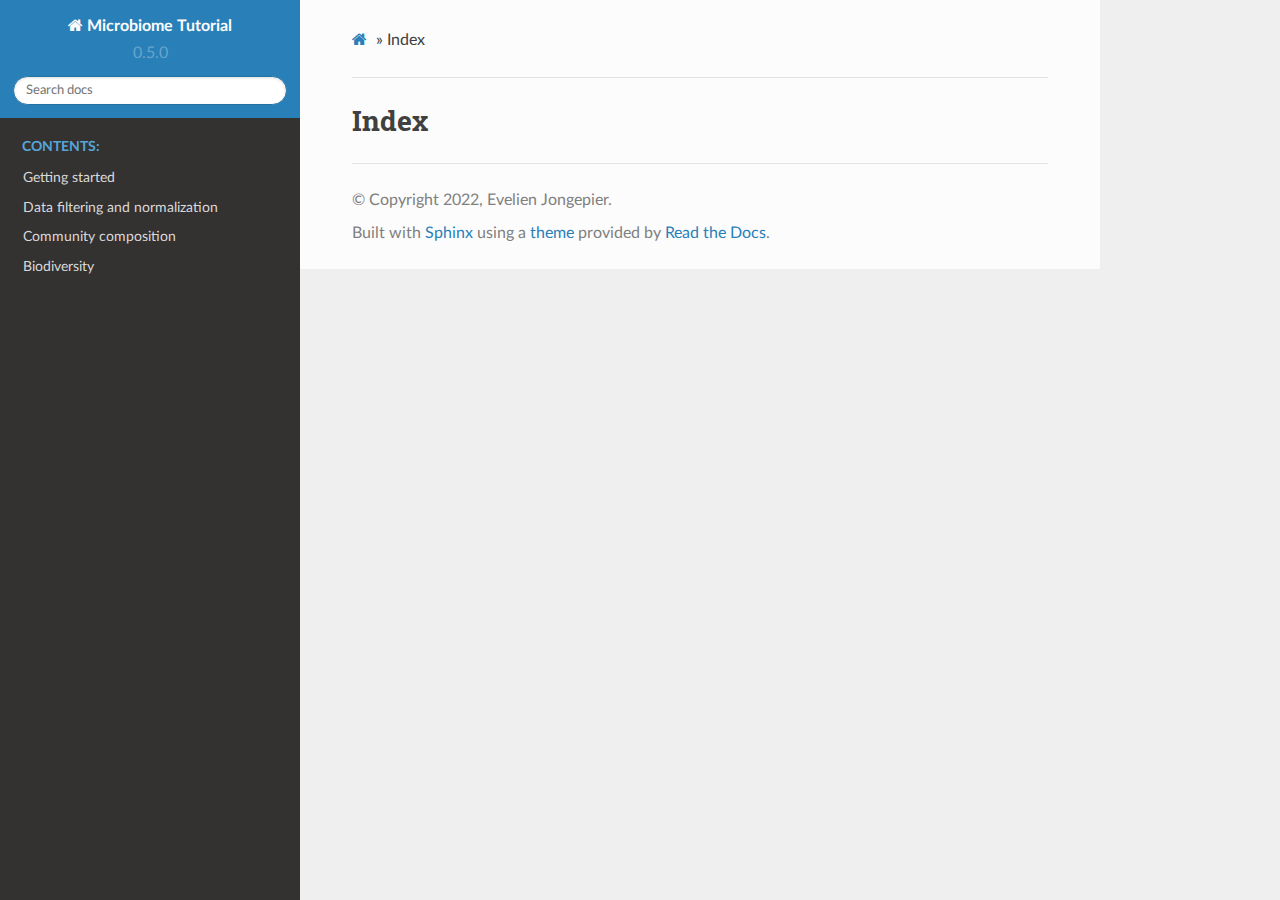
<file: docs/genindex.html>
<!DOCTYPE html>
<html class="writer-html5" lang="en" >
<head>
  <meta charset="utf-8" />
  <meta name="viewport" content="width=device-width, initial-scale=1.0" />
  <title>Index &mdash; Microbiome Tutorial 2024.02 documentation</title>
      <link rel="stylesheet" href="_static/pygments.css" type="text/css" />
      <link rel="stylesheet" href="_static/css/theme.css" type="text/css" />
      <link rel="stylesheet" href="_static/custom.css" type="text/css" />
  <!--[if lt IE 9]>
    <script src="_static/js/html5shiv.min.js"></script>
  <![endif]-->
  
        <script data-url_root="./" id="documentation_options" src="_static/documentation_options.js"></script>
        <script src="_static/jquery.js"></script>
        <script src="_static/underscore.js"></script>
        <script src="_static/_sphinx_javascript_frameworks_compat.js"></script>
        <script src="_static/doctools.js"></script>
    <script src="_static/js/theme.js"></script>
    <link rel="index" title="Index" href="#" />
    <link rel="search" title="Search" href="search.html" /> 
</head>

<body class="wy-body-for-nav"> 
  <div class="wy-grid-for-nav">
    <nav data-toggle="wy-nav-shift" class="wy-nav-side">
      <div class="wy-side-scroll">
        <div class="wy-side-nav-search" >
            <a href="index.html" class="icon icon-home"> Microbiome Tutorial
          </a>
              <div class="version">
                0.5.0
              </div>
<div role="search">
  <form id="rtd-search-form" class="wy-form" action="search.html" method="get">
    <input type="text" name="q" placeholder="Search docs" />
    <input type="hidden" name="check_keywords" value="yes" />
    <input type="hidden" name="area" value="default" />
  </form>
</div>
        </div><div class="wy-menu wy-menu-vertical" data-spy="affix" role="navigation" aria-label="Navigation menu">
              <p class="caption" role="heading"><span class="caption-text">Contents:</span></p>
<ul>
<li class="toctree-l1"><a class="reference internal" href="getting-started.html">Getting started</a></li>
<li class="toctree-l1"><a class="reference internal" href="data-processing.html">Data filtering and normalization</a></li>
<li class="toctree-l1"><a class="reference internal" href="composition.html">Community composition</a></li>
<li class="toctree-l1"><a class="reference internal" href="diversity.html">Biodiversity</a></li>
</ul>

        </div>
      </div>
    </nav>

    <section data-toggle="wy-nav-shift" class="wy-nav-content-wrap"><nav class="wy-nav-top" aria-label="Mobile navigation menu" >
          <i data-toggle="wy-nav-top" class="fa fa-bars"></i>
          <a href="index.html">Microbiome Tutorial</a>
      </nav>

      <div class="wy-nav-content">
        <div class="rst-content">
          <div role="navigation" aria-label="Page navigation">
  <ul class="wy-breadcrumbs">
      <li><a href="index.html" class="icon icon-home"></a> &raquo;</li>
      <li>Index</li>
      <li class="wy-breadcrumbs-aside">
      </li>
  </ul>
  <hr/>
</div>
          <div role="main" class="document" itemscope="itemscope" itemtype="http://schema.org/Article">
           <div itemprop="articleBody">
             

<h1 id="index">Index</h1>

<div class="genindex-jumpbox">
 
</div>


           </div>
          </div>
          <footer>

  <hr/>

  <div role="contentinfo">
    <p>&#169; Copyright 2022, Evelien Jongepier.</p>
  </div>

  Built with <a href="https://www.sphinx-doc.org/">Sphinx</a> using a
    <a href="https://github.com/readthedocs/sphinx_rtd_theme">theme</a>
    provided by <a href="https://readthedocs.org">Read the Docs</a>.
   

</footer>
        </div>
      </div>
    </section>
  </div>
  <script>
      jQuery(function () {
          SphinxRtdTheme.Navigation.enable(true);
      });
  </script> 

</body>
</html>
</file>
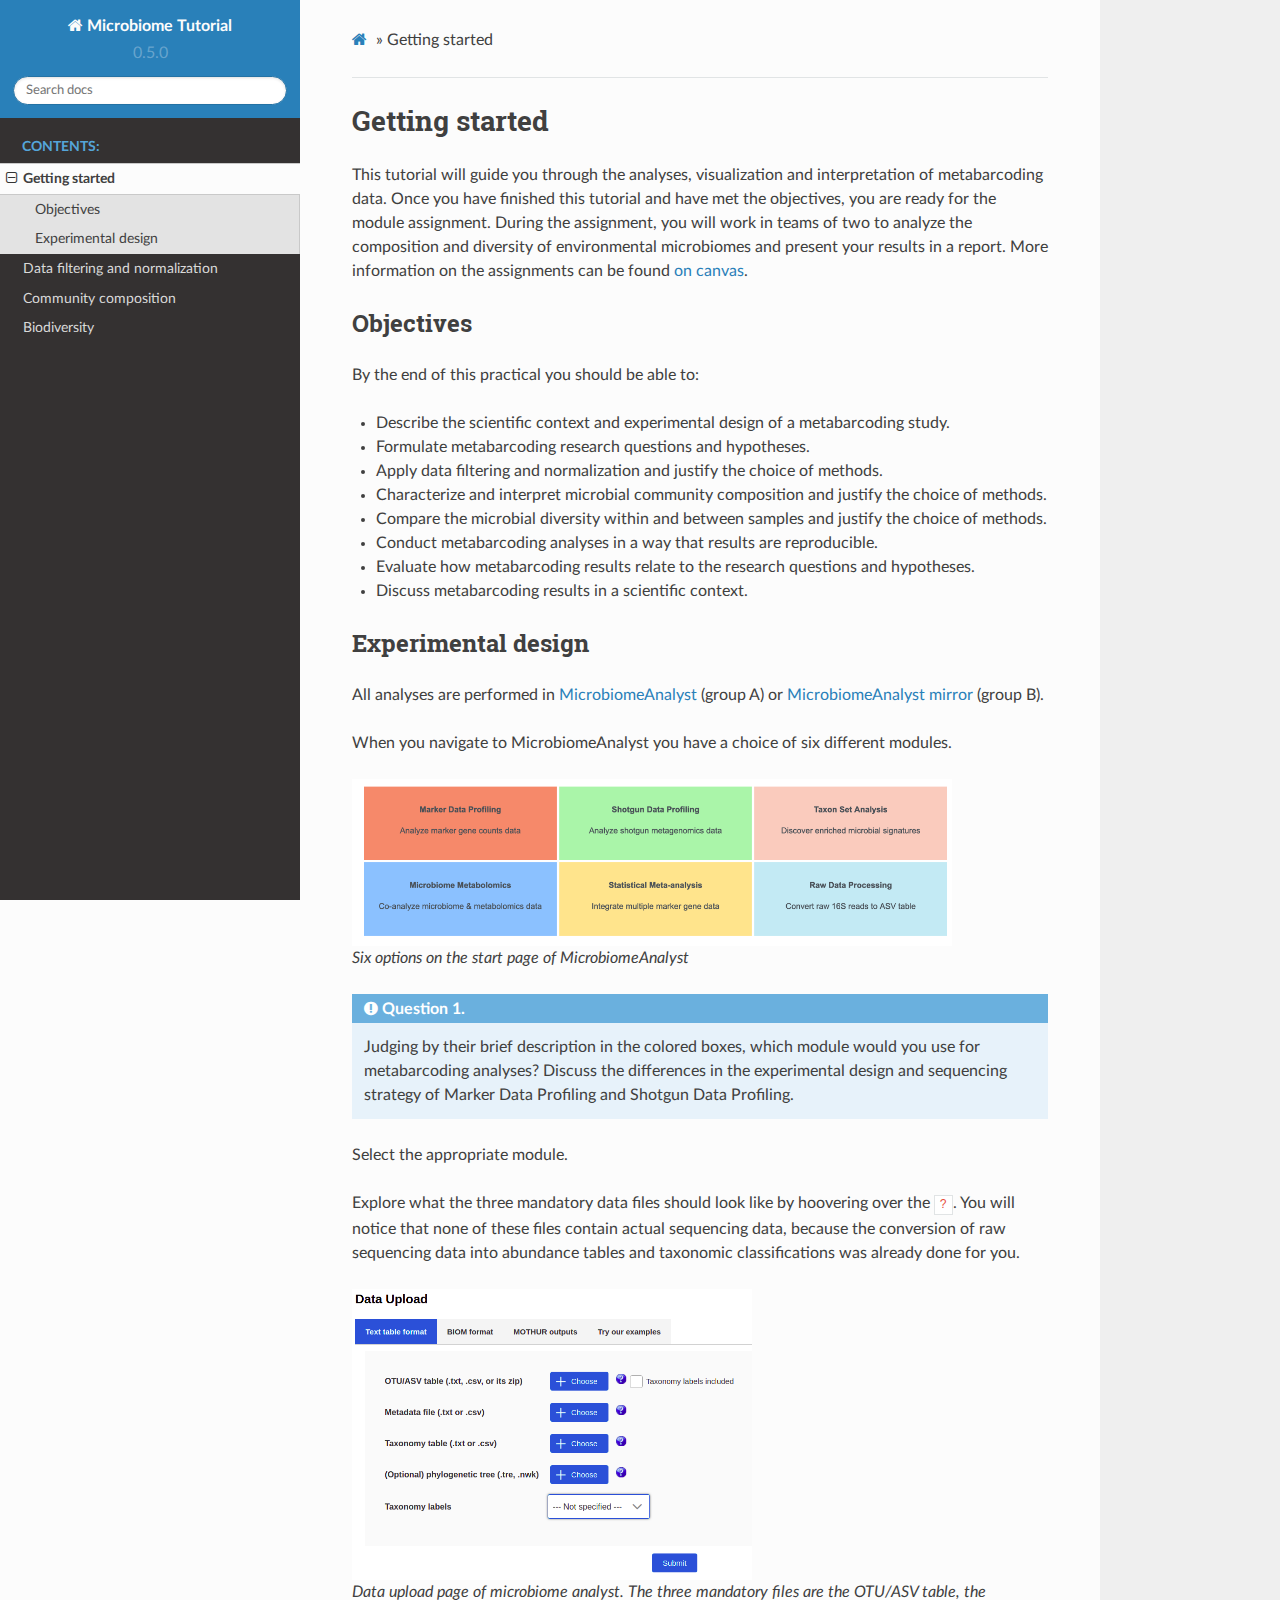
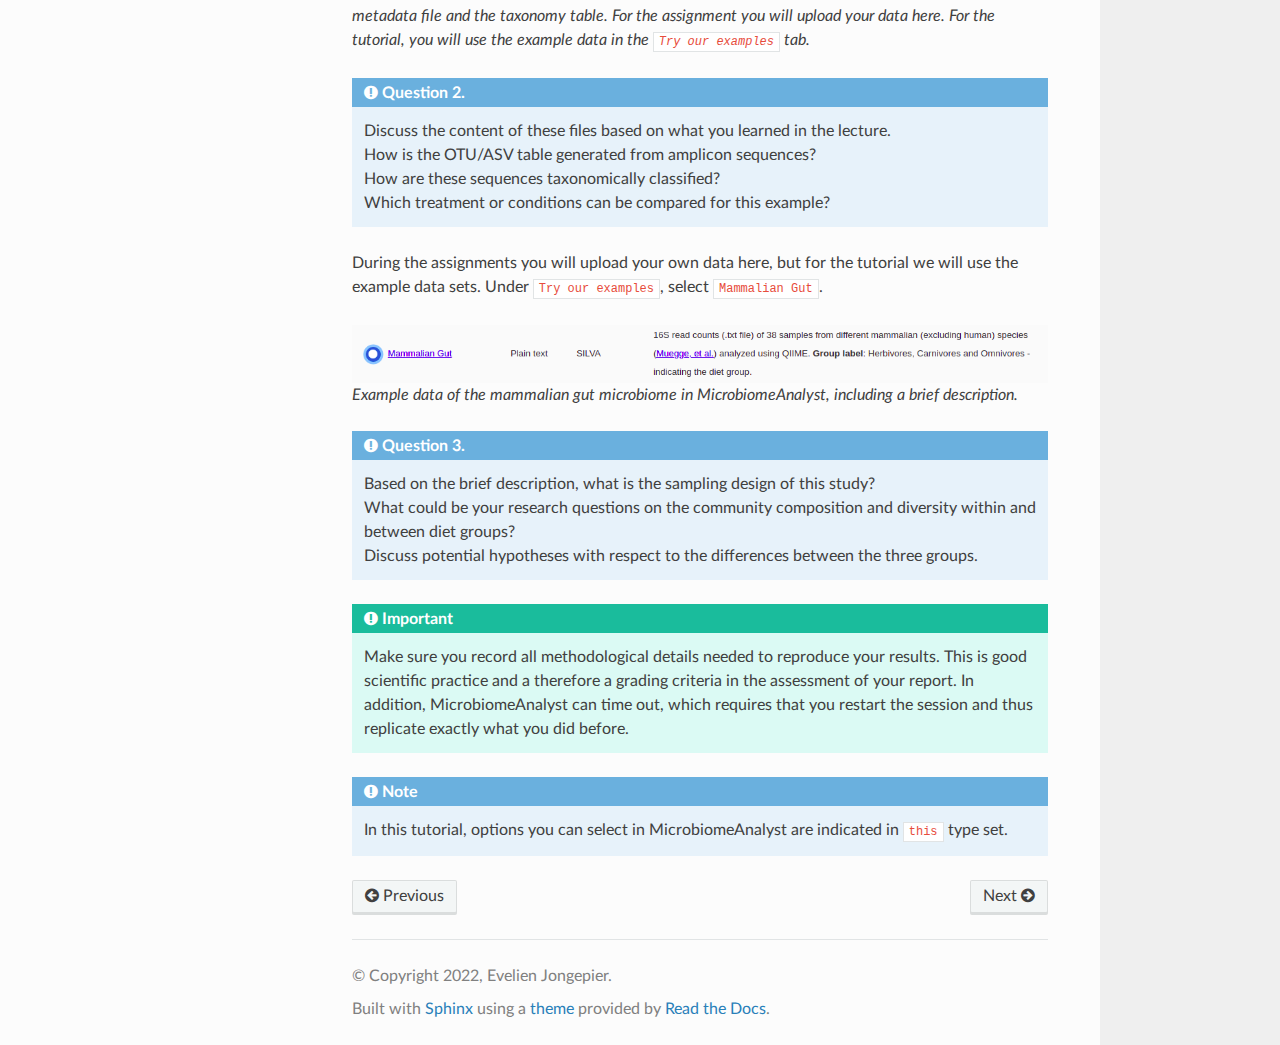
<file: docs/getting-started.html>
<!DOCTYPE html>
<html class="writer-html5" lang="en" >
<head>
  <meta charset="utf-8" /><meta name="generator" content="Docutils 0.17.1: http://docutils.sourceforge.net/" />

  <meta name="viewport" content="width=device-width, initial-scale=1.0" />
  <title>Getting started &mdash; Microbiome Tutorial 2024.02 documentation</title>
      <link rel="stylesheet" href="_static/pygments.css" type="text/css" />
      <link rel="stylesheet" href="_static/css/theme.css" type="text/css" />
      <link rel="stylesheet" href="_static/custom.css" type="text/css" />
  <!--[if lt IE 9]>
    <script src="_static/js/html5shiv.min.js"></script>
  <![endif]-->
  
        <script data-url_root="./" id="documentation_options" src="_static/documentation_options.js"></script>
        <script src="_static/jquery.js"></script>
        <script src="_static/underscore.js"></script>
        <script src="_static/_sphinx_javascript_frameworks_compat.js"></script>
        <script src="_static/doctools.js"></script>
    <script src="_static/js/theme.js"></script>
    <link rel="index" title="Index" href="genindex.html" />
    <link rel="search" title="Search" href="search.html" />
    <link rel="next" title="Data filtering and normalization" href="data-processing.html" />
    <link rel="prev" title="Welcome to the Big Data: Microbiome tutorial!" href="index.html" /> 
</head>

<body class="wy-body-for-nav"> 
  <div class="wy-grid-for-nav">
    <nav data-toggle="wy-nav-shift" class="wy-nav-side">
      <div class="wy-side-scroll">
        <div class="wy-side-nav-search" >
            <a href="index.html" class="icon icon-home"> Microbiome Tutorial
          </a>
              <div class="version">
                0.5.0
              </div>
<div role="search">
  <form id="rtd-search-form" class="wy-form" action="search.html" method="get">
    <input type="text" name="q" placeholder="Search docs" />
    <input type="hidden" name="check_keywords" value="yes" />
    <input type="hidden" name="area" value="default" />
  </form>
</div>
        </div><div class="wy-menu wy-menu-vertical" data-spy="affix" role="navigation" aria-label="Navigation menu">
              <p class="caption" role="heading"><span class="caption-text">Contents:</span></p>
<ul class="current">
<li class="toctree-l1 current"><a class="current reference internal" href="#">Getting started</a><ul>
<li class="toctree-l2"><a class="reference internal" href="#objectives">Objectives</a></li>
<li class="toctree-l2"><a class="reference internal" href="#experimental-design">Experimental design</a></li>
</ul>
</li>
<li class="toctree-l1"><a class="reference internal" href="data-processing.html">Data filtering and normalization</a></li>
<li class="toctree-l1"><a class="reference internal" href="composition.html">Community composition</a></li>
<li class="toctree-l1"><a class="reference internal" href="diversity.html">Biodiversity</a></li>
</ul>

        </div>
      </div>
    </nav>

    <section data-toggle="wy-nav-shift" class="wy-nav-content-wrap"><nav class="wy-nav-top" aria-label="Mobile navigation menu" >
          <i data-toggle="wy-nav-top" class="fa fa-bars"></i>
          <a href="index.html">Microbiome Tutorial</a>
      </nav>

      <div class="wy-nav-content">
        <div class="rst-content">
          <div role="navigation" aria-label="Page navigation">
  <ul class="wy-breadcrumbs">
      <li><a href="index.html" class="icon icon-home"></a> &raquo;</li>
      <li>Getting started</li>
      <li class="wy-breadcrumbs-aside">
      </li>
  </ul>
  <hr/>
</div>
          <div role="main" class="document" itemscope="itemscope" itemtype="http://schema.org/Article">
           <div itemprop="articleBody">
             
  <section id="getting-started">
<h1>Getting started<a class="headerlink" href="#getting-started" title="Permalink to this heading"></a></h1>
<p>This tutorial will guide you through the analyses, visualization and interpretation of metabarcoding data.
Once you have finished this tutorial and have met the objectives, you are ready for the module assignment.
During the assignment, you will work in teams of two to analyze the composition and diversity of environmental microbiomes and present your results in a report.
More information on the assignments can be found <a class="reference external" href="https://canvas.uva.nl/courses/35953">on canvas</a>.</p>
<section id="objectives">
<h2>Objectives<a class="headerlink" href="#objectives" title="Permalink to this heading"></a></h2>
<p>By the end of this practical you should be able to:</p>
<ul class="simple">
<li><p>Describe the scientific context and experimental design of a metabarcoding study.</p></li>
<li><p>Formulate metabarcoding research questions and hypotheses.</p></li>
<li><p>Apply data filtering and normalization and justify the choice of methods.</p></li>
<li><p>Characterize and interpret microbial community composition and justify the choice of methods.</p></li>
<li><p>Compare the microbial diversity within and between samples and justify the choice of methods.</p></li>
<li><p>Conduct metabarcoding analyses in a way that results are reproducible.</p></li>
<li><p>Evaluate how metabarcoding results relate to the research questions and hypotheses.</p></li>
<li><p>Discuss metabarcoding results in a scientific context.</p></li>
</ul>
</section>
<section id="experimental-design">
<h2>Experimental design<a class="headerlink" href="#experimental-design" title="Permalink to this heading"></a></h2>
<p>All analyses are performed in <a class="reference external" href="https://www.microbiomeanalyst.ca">MicrobiomeAnalyst</a> (group A)
or <a class="reference external" href="https://dev.microbiomeanalyst.ca">MicrobiomeAnalyst mirror</a> (group B).</p>
<p>When you navigate to MicrobiomeAnalyst you have a choice of six different modules.</p>
<figure class="align-default" id="id1">
<a class="reference internal image-reference" href="_images/MA-startscreen.png"><img alt="_images/MA-startscreen.png" src="_images/MA-startscreen.png" style="width: 600px;" /></a>
<figcaption>
<p><span class="caption-text">Six options on the start page of MicrobiomeAnalyst</span><a class="headerlink" href="#id1" title="Permalink to this image"></a></p>
</figcaption>
</figure>
<div class="admonition-question-1 admonition">
<p class="admonition-title">Question 1.</p>
<p>Judging by their brief description in the colored boxes, which module would you use for metabarcoding analyses?
Discuss the differences in the experimental design and sequencing strategy of Marker Data Profiling and Shotgun Data Profiling.</p>
</div>
<p>Select the appropriate module.</p>
<p>Explore what the three mandatory data files should look like by hoovering over the <code class="docutils literal notranslate"><span class="pre">?</span></code>.
You will notice that none of these files contain actual sequencing data, because the conversion of raw sequencing data into abundance tables and taxonomic classifications was already done for you.</p>
<figure class="align-default" id="id2">
<a class="reference internal image-reference" href="_images/MA-dataupload.png"><img alt="_images/MA-dataupload.png" src="_images/MA-dataupload.png" style="width: 400px;" /></a>
<figcaption>
<p><span class="caption-text">Data upload page of microbiome analyst. The three mandatory files are the OTU/ASV table, the metadata file and the taxonomy table.
For the assignment you will upload your data here. For the tutorial, you will use the example data in the <code class="docutils literal notranslate"><span class="pre">Try</span> <span class="pre">our</span> <span class="pre">examples</span></code> tab.</span><a class="headerlink" href="#id2" title="Permalink to this image"></a></p>
</figcaption>
</figure>
<div class="admonition-question-2 admonition">
<p class="admonition-title">Question 2.</p>
<div class="line-block">
<div class="line">Discuss the content of these files based on what you learned in the lecture.</div>
<div class="line">How is the OTU/ASV table generated from amplicon sequences?</div>
<div class="line">How are these sequences taxonomically classified?</div>
<div class="line">Which treatment or conditions can be compared for this example?</div>
</div>
</div>
<p>During the assignments you will upload your own data here, but for the tutorial we will use the example data sets.
Under <code class="docutils literal notranslate"><span class="pre">Try</span> <span class="pre">our</span> <span class="pre">examples</span></code>, select <code class="docutils literal notranslate"><span class="pre">Mammalian</span> <span class="pre">Gut</span></code>.</p>
<figure class="align-default" id="id3">
<img alt="_images/MA-mammaliangut.png" src="_images/MA-mammaliangut.png" />
<figcaption>
<p><span class="caption-text">Example data of the mammalian gut microbiome in MicrobiomeAnalyst, including a brief description.</span><a class="headerlink" href="#id3" title="Permalink to this image"></a></p>
</figcaption>
</figure>
<div class="admonition-question-3 admonition">
<p class="admonition-title">Question 3.</p>
<div class="line-block">
<div class="line">Based on the brief description, what is the sampling design of this study?</div>
<div class="line">What could be your research questions on the community composition and diversity within and between diet groups?</div>
<div class="line">Discuss potential hypotheses with respect to the differences between the three groups.</div>
</div>
</div>
<div class="admonition important">
<p class="admonition-title">Important</p>
<p>Make sure you record all methodological details needed to reproduce your results.
This is good scientific practice and a therefore a grading criteria in the assessment of your report.
In addition, MicrobiomeAnalyst can time out, which requires that you restart the session and thus replicate exactly what you did before.</p>
</div>
<div class="admonition note">
<p class="admonition-title">Note</p>
<p>In this tutorial, options you can select in MicrobiomeAnalyst are indicated in <code class="docutils literal notranslate"><span class="pre">this</span></code> type set.</p>
</div>
</section>
</section>


           </div>
          </div>
          <footer><div class="rst-footer-buttons" role="navigation" aria-label="Footer">
        <a href="index.html" class="btn btn-neutral float-left" title="Welcome to the Big Data: Microbiome tutorial!" accesskey="p" rel="prev"><span class="fa fa-arrow-circle-left" aria-hidden="true"></span> Previous</a>
        <a href="data-processing.html" class="btn btn-neutral float-right" title="Data filtering and normalization" accesskey="n" rel="next">Next <span class="fa fa-arrow-circle-right" aria-hidden="true"></span></a>
    </div>

  <hr/>

  <div role="contentinfo">
    <p>&#169; Copyright 2022, Evelien Jongepier.</p>
  </div>

  Built with <a href="https://www.sphinx-doc.org/">Sphinx</a> using a
    <a href="https://github.com/readthedocs/sphinx_rtd_theme">theme</a>
    provided by <a href="https://readthedocs.org">Read the Docs</a>.
   

</footer>
        </div>
      </div>
    </section>
  </div>
  <script>
      jQuery(function () {
          SphinxRtdTheme.Navigation.enable(true);
      });
  </script>
 <script type="text/javascript">
    $(document).ready(function() {
        $(".toggle > *").hide();
        $(".toggle .header").show();
        $(".toggle .header").click(function() {
            $(this).parent().children().not(".header").toggle(400);
            $(this).parent().children(".header").toggleClass("open");
        })
    });
</script>


</body>
</html>
</file>
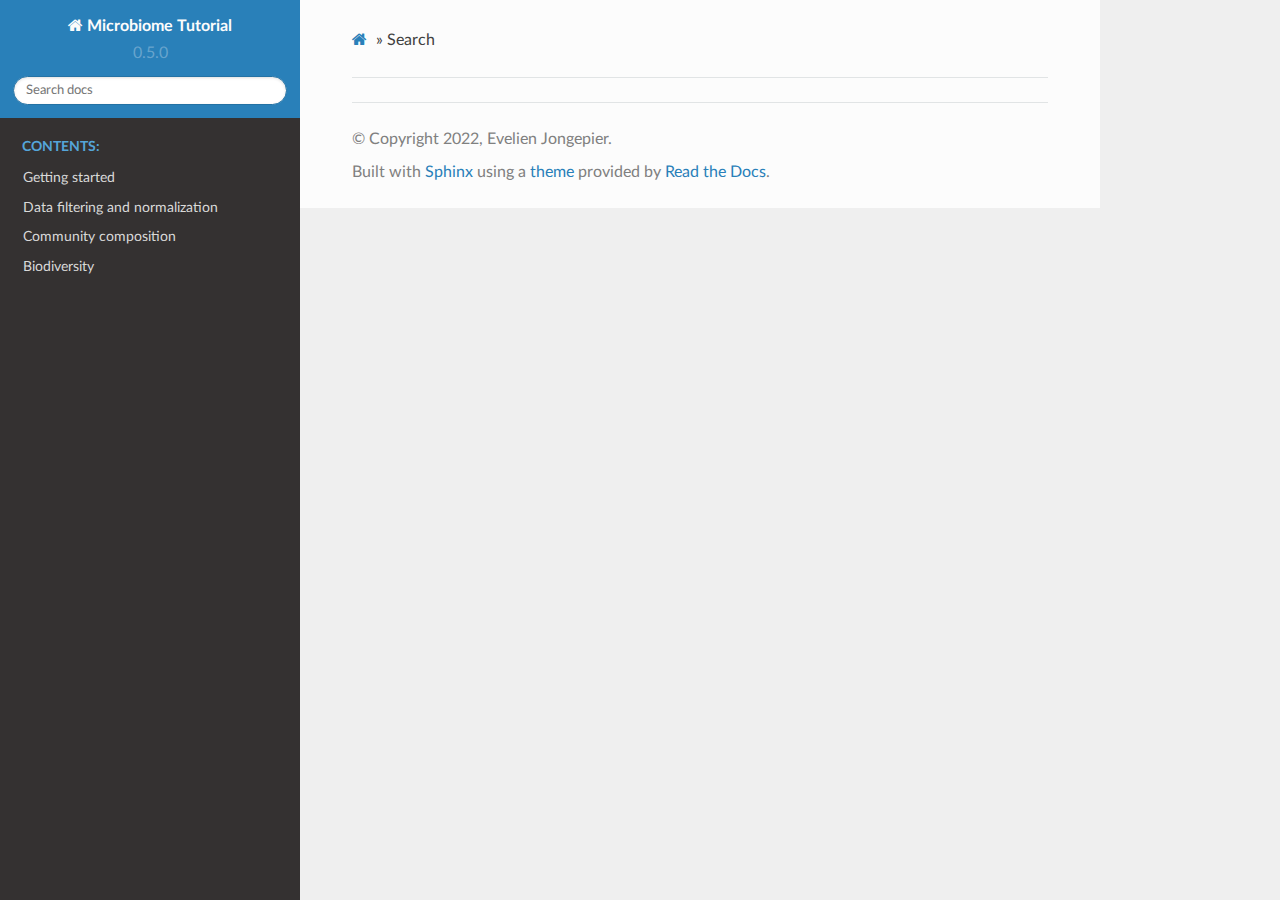
<file: docs/search.html>
<!DOCTYPE html>
<html class="writer-html5" lang="en" >
<head>
  <meta charset="utf-8" />
  <meta name="viewport" content="width=device-width, initial-scale=1.0" />
  <title>Search &mdash; Microbiome Tutorial 2024.02 documentation</title>
      <link rel="stylesheet" href="_static/pygments.css" type="text/css" />
      <link rel="stylesheet" href="_static/css/theme.css" type="text/css" />
      <link rel="stylesheet" href="_static/custom.css" type="text/css" />
    
  <!--[if lt IE 9]>
    <script src="_static/js/html5shiv.min.js"></script>
  <![endif]-->
  
        <script data-url_root="./" id="documentation_options" src="_static/documentation_options.js"></script>
        <script src="_static/jquery.js"></script>
        <script src="_static/underscore.js"></script>
        <script src="_static/_sphinx_javascript_frameworks_compat.js"></script>
        <script src="_static/doctools.js"></script>
    <script src="_static/js/theme.js"></script>
    <script src="_static/searchtools.js"></script>
    <script src="_static/language_data.js"></script>
    <link rel="index" title="Index" href="genindex.html" />
    <link rel="search" title="Search" href="#" /> 
</head>

<body class="wy-body-for-nav"> 
  <div class="wy-grid-for-nav">
    <nav data-toggle="wy-nav-shift" class="wy-nav-side">
      <div class="wy-side-scroll">
        <div class="wy-side-nav-search" >
            <a href="index.html" class="icon icon-home"> Microbiome Tutorial
          </a>
              <div class="version">
                0.5.0
              </div>
<div role="search">
  <form id="rtd-search-form" class="wy-form" action="#" method="get">
    <input type="text" name="q" placeholder="Search docs" />
    <input type="hidden" name="check_keywords" value="yes" />
    <input type="hidden" name="area" value="default" />
  </form>
</div>
        </div><div class="wy-menu wy-menu-vertical" data-spy="affix" role="navigation" aria-label="Navigation menu">
              <p class="caption" role="heading"><span class="caption-text">Contents:</span></p>
<ul>
<li class="toctree-l1"><a class="reference internal" href="getting-started.html">Getting started</a></li>
<li class="toctree-l1"><a class="reference internal" href="data-processing.html">Data filtering and normalization</a></li>
<li class="toctree-l1"><a class="reference internal" href="composition.html">Community composition</a></li>
<li class="toctree-l1"><a class="reference internal" href="diversity.html">Biodiversity</a></li>
</ul>

        </div>
      </div>
    </nav>

    <section data-toggle="wy-nav-shift" class="wy-nav-content-wrap"><nav class="wy-nav-top" aria-label="Mobile navigation menu" >
          <i data-toggle="wy-nav-top" class="fa fa-bars"></i>
          <a href="index.html">Microbiome Tutorial</a>
      </nav>

      <div class="wy-nav-content">
        <div class="rst-content">
          <div role="navigation" aria-label="Page navigation">
  <ul class="wy-breadcrumbs">
      <li><a href="index.html" class="icon icon-home"></a> &raquo;</li>
      <li>Search</li>
      <li class="wy-breadcrumbs-aside">
      </li>
  </ul>
  <hr/>
</div>
          <div role="main" class="document" itemscope="itemscope" itemtype="http://schema.org/Article">
           <div itemprop="articleBody">
             
  <noscript>
  <div id="fallback" class="admonition warning">
    <p class="last">
      Please activate JavaScript to enable the search functionality.
    </p>
  </div>
  </noscript>

  
  <div id="search-results">
  
  </div>

           </div>
          </div>
          <footer>

  <hr/>

  <div role="contentinfo">
    <p>&#169; Copyright 2022, Evelien Jongepier.</p>
  </div>

  Built with <a href="https://www.sphinx-doc.org/">Sphinx</a> using a
    <a href="https://github.com/readthedocs/sphinx_rtd_theme">theme</a>
    provided by <a href="https://readthedocs.org">Read the Docs</a>.
   

</footer>
        </div>
      </div>
    </section>
  </div>
  <script>
      jQuery(function () {
          SphinxRtdTheme.Navigation.enable(true);
      });
  </script>
  <script>
    jQuery(function() { Search.loadIndex("searchindex.js"); });
  </script>
  
  <script id="searchindexloader"></script>
   


</body>
</html>
</file>
<file: docs/_static/pygments.css>
pre { line-height: 125%; }
td.linenos .normal { color: inherit; background-color: transparent; padding-left: 5px; padding-right: 5px; }
span.linenos { color: inherit; background-color: transparent; padding-left: 5px; padding-right: 5px; }
td.linenos .special { color: #000000; background-color: #ffffc0; padding-left: 5px; padding-right: 5px; }
span.linenos.special { color: #000000; background-color: #ffffc0; padding-left: 5px; padding-right: 5px; }
.highlight .hll { background-color: #ffffcc }
.highlight { background: #f8f8f8; }
.highlight .c { color: #3D7B7B; font-style: italic } /* Comment */
.highlight .err { border: 1px solid #FF0000 } /* Error */
.highlight .k { color: #008000; font-weight: bold } /* Keyword */
.highlight .o { color: #666666 } /* Operator */
.highlight .ch { color: #3D7B7B; font-style: italic } /* Comment.Hashbang */
.highlight .cm { color: #3D7B7B; font-style: italic } /* Comment.Multiline */
.highlight .cp { color: #9C6500 } /* Comment.Preproc */
.highlight .cpf { color: #3D7B7B; font-style: italic } /* Comment.PreprocFile */
.highlight .c1 { color: #3D7B7B; font-style: italic } /* Comment.Single */
.highlight .cs { color: #3D7B7B; font-style: italic } /* Comment.Special */
.highlight .gd { color: #A00000 } /* Generic.Deleted */
.highlight .ge { font-style: italic } /* Generic.Emph */
.highlight .gr { color: #E40000 } /* Generic.Error */
.highlight .gh { color: #000080; font-weight: bold } /* Generic.Heading */
.highlight .gi { color: #008400 } /* Generic.Inserted */
.highlight .go { color: #717171 } /* Generic.Output */
.highlight .gp { color: #000080; font-weight: bold } /* Generic.Prompt */
.highlight .gs { font-weight: bold } /* Generic.Strong */
.highlight .gu { color: #800080; font-weight: bold } /* Generic.Subheading */
.highlight .gt { color: #0044DD } /* Generic.Traceback */
.highlight .kc { color: #008000; font-weight: bold } /* Keyword.Constant */
.highlight .kd { color: #008000; font-weight: bold } /* Keyword.Declaration */
.highlight .kn { color: #008000; font-weight: bold } /* Keyword.Namespace */
.highlight .kp { color: #008000 } /* Keyword.Pseudo */
.highlight .kr { color: #008000; font-weight: bold } /* Keyword.Reserved */
.highlight .kt { color: #B00040 } /* Keyword.Type */
.highlight .m { color: #666666 } /* Literal.Number */
.highlight .s { color: #BA2121 } /* Literal.String */
.highlight .na { color: #687822 } /* Name.Attribute */
.highlight .nb { color: #008000 } /* Name.Builtin */
.highlight .nc { color: #0000FF; font-weight: bold } /* Name.Class */
.highlight .no { color: #880000 } /* Name.Constant */
.highlight .nd { color: #AA22FF } /* Name.Decorator */
.highlight .ni { color: #717171; font-weight: bold } /* Name.Entity */
.highlight .ne { color: #CB3F38; font-weight: bold } /* Name.Exception */
.highlight .nf { color: #0000FF } /* Name.Function */
.highlight .nl { color: #767600 } /* Name.Label */
.highlight .nn { color: #0000FF; font-weight: bold } /* Name.Namespace */
.highlight .nt { color: #008000; font-weight: bold } /* Name.Tag */
.highlight .nv { color: #19177C } /* Name.Variable */
.highlight .ow { color: #AA22FF; font-weight: bold } /* Operator.Word */
.highlight .w { color: #bbbbbb } /* Text.Whitespace */
.highlight .mb { color: #666666 } /* Literal.Number.Bin */
.highlight .mf { color: #666666 } /* Literal.Number.Float */
.highlight .mh { color: #666666 } /* Literal.Number.Hex */
.highlight .mi { color: #666666 } /* Literal.Number.Integer */
.highlight .mo { color: #666666 } /* Literal.Number.Oct */
.highlight .sa { color: #BA2121 } /* Literal.String.Affix */
.highlight .sb { color: #BA2121 } /* Literal.String.Backtick */
.highlight .sc { color: #BA2121 } /* Literal.String.Char */
.highlight .dl { color: #BA2121 } /* Literal.String.Delimiter */
.highlight .sd { color: #BA2121; font-style: italic } /* Literal.String.Doc */
.highlight .s2 { color: #BA2121 } /* Literal.String.Double */
.highlight .se { color: #AA5D1F; font-weight: bold } /* Literal.String.Escape */
.highlight .sh { color: #BA2121 } /* Literal.String.Heredoc */
.highlight .si { color: #A45A77; font-weight: bold } /* Literal.String.Interpol */
.highlight .sx { color: #008000 } /* Literal.String.Other */
.highlight .sr { color: #A45A77 } /* Literal.String.Regex */
.highlight .s1 { color: #BA2121 } /* Literal.String.Single */
.highlight .ss { color: #19177C } /* Literal.String.Symbol */
.highlight .bp { color: #008000 } /* Name.Builtin.Pseudo */
.highlight .fm { color: #0000FF } /* Name.Function.Magic */
.highlight .vc { color: #19177C } /* Name.Variable.Class */
.highlight .vg { color: #19177C } /* Name.Variable.Global */
.highlight .vi { color: #19177C } /* Name.Variable.Instance */
.highlight .vm { color: #19177C } /* Name.Variable.Magic */
.highlight .il { color: #666666 } /* Literal.Number.Integer.Long */
</file>
<file: docs/_static/css/theme.css>
html{box-sizing:border-box}*,:after,:before{box-sizing:inherit}article,aside,details,figcaption,figure,footer,header,hgroup,nav,section{display:block}audio,canvas,video{display:inline-block;*display:inline;*zoom:1}[hidden],audio:not([controls]){display:none}*{-webkit-box-sizing:border-box;-moz-box-sizing:border-box;box-sizing:border-box}html{font-size:100%;-webkit-text-size-adjust:100%;-ms-text-size-adjust:100%}body{margin:0}a:active,a:hover{outline:0}abbr[title]{border-bottom:1px dotted}b,strong{font-weight:700}blockquote{margin:0}dfn{font-style:italic}ins{background:#ff9;text-decoration:none}ins,mark{color:#000}mark{background:#ff0;font-style:italic;font-weight:700}.rst-content code,.rst-content tt,code,kbd,pre,samp{font-family:monospace,serif;_font-family:courier new,monospace;font-size:1em}pre{white-space:pre}q{quotes:none}q:after,q:before{content:"";content:none}small{font-size:85%}sub,sup{font-size:75%;line-height:0;position:relative;vertical-align:baseline}sup{top:-.5em}sub{bottom:-.25em}dl,ol,ul{margin:0;padding:0;list-style:none;list-style-image:none}li{list-style:none}dd{margin:0}img{border:0;-ms-interpolation-mode:bicubic;vertical-align:middle;max-width:100%}svg:not(:root){overflow:hidden}figure,form{margin:0}label{cursor:pointer}button,input,select,textarea{font-size:100%;margin:0;vertical-align:baseline;*vertical-align:middle}button,input{line-height:normal}button,input[type=button],input[type=reset],input[type=submit]{cursor:pointer;-webkit-appearance:button;*overflow:visible}button[disabled],input[disabled]{cursor:default}input[type=search]{-webkit-appearance:textfield;-moz-box-sizing:content-box;-webkit-box-sizing:content-box;box-sizing:content-box}textarea{resize:vertical}table{border-collapse:collapse;border-spacing:0}td{vertical-align:top}.chromeframe{margin:.2em 0;background:#ccc;color:#000;padding:.2em 0}.ir{display:block;border:0;text-indent:-999em;overflow:hidden;background-color:transparent;background-repeat:no-repeat;text-align:left;direction:ltr;*line-height:0}.ir br{display:none}.hidden{display:none!important;visibility:hidden}.visuallyhidden{border:0;clip:rect(0 0 0 0);height:1px;margin:-1px;overflow:hidden;padding:0;position:absolute;width:1px}.visuallyhidden.focusable:active,.visuallyhidden.focusable:focus{clip:auto;height:auto;margin:0;overflow:visible;position:static;width:auto}.invisible{visibility:hidden}.relative{position:relative}big,small{font-size:100%}@media print{body,html,section{background:none!important}*{box-shadow:none!important;text-shadow:none!important;filter:none!important;-ms-filter:none!important}a,a:visited{text-decoration:underline}.ir a:after,a[href^="#"]:after,a[href^="javascript:"]:after{content:""}blockquote,pre{page-break-inside:avoid}thead{display:table-header-group}img,tr{page-break-inside:avoid}img{max-width:100%!important}@page{margin:.5cm}.rst-content .toctree-wrapper>p.caption,h2,h3,p{orphans:3;widows:3}.rst-content .toctree-wrapper>p.caption,h2,h3{page-break-after:avoid}}.btn,.fa:before,.icon:before,.rst-content .admonition,.rst-content .admonition-title:before,.rst-content .admonition-todo,.rst-content .attention,.rst-content .caution,.rst-content .code-block-caption .headerlink:before,.rst-content .danger,.rst-content .eqno .headerlink:before,.rst-content .error,.rst-content .hint,.rst-content .important,.rst-content .note,.rst-content .seealso,.rst-content .tip,.rst-content .warning,.rst-content code.download span:first-child:before,.rst-content dl dt .headerlink:before,.rst-content h1 .headerlink:before,.rst-content h2 .headerlink:before,.rst-content h3 .headerlink:before,.rst-content h4 .headerlink:before,.rst-content h5 .headerlink:before,.rst-content h6 .headerlink:before,.rst-content p.caption .headerlink:before,.rst-content p .headerlink:before,.rst-content table>caption .headerlink:before,.rst-content tt.download span:first-child:before,.wy-alert,.wy-dropdown .caret:before,.wy-inline-validate.wy-inline-validate-danger .wy-input-context:before,.wy-inline-validate.wy-inline-validate-info .wy-input-context:before,.wy-inline-validate.wy-inline-validate-success .wy-input-context:before,.wy-inline-validate.wy-inline-validate-warning .wy-input-context:before,.wy-menu-vertical li.current>a,.wy-menu-vertical li.current>a button.toctree-expand:before,.wy-menu-vertical li.on a,.wy-menu-vertical li.on a button.toctree-expand:before,.wy-menu-vertical li button.toctree-expand:before,.wy-nav-top a,.wy-side-nav-search .wy-dropdown>a,.wy-side-nav-search>a,input[type=color],input[type=date],input[type=datetime-local],input[type=datetime],input[type=email],input[type=month],input[type=number],input[type=password],input[type=search],input[type=tel],input[type=text],input[type=time],input[type=url],input[type=week],select,textarea{-webkit-font-smoothing:antialiased}.clearfix{*zoom:1}.clearfix:after,.clearfix:before{display:table;content:""}.clearfix:after{clear:both}/*!
 *  Font Awesome 4.7.0 by @davegandy - http://fontawesome.io - @fontawesome
 *  License - http://fontawesome.io/license (Font: SIL OFL 1.1, CSS: MIT License)
 */@font-face{font-family:FontAwesome;src:url(fonts/fontawesome-webfont.eot?674f50d287a8c48dc19ba404d20fe713);src:url(fonts/fontawesome-webfont.eot?674f50d287a8c48dc19ba404d20fe713?#iefix&v=4.7.0) format("embedded-opentype"),url(fonts/fontawesome-webfont.woff2?af7ae505a9eed503f8b8e6982036873e) format("woff2"),url(fonts/fontawesome-webfont.woff?fee66e712a8a08eef5805a46892932ad) format("woff"),url(fonts/fontawesome-webfont.ttf?b06871f281fee6b241d60582ae9369b9) format("truetype"),url(fonts/fontawesome-webfont.svg?912ec66d7572ff821749319396470bde#fontawesomeregular) format("svg");font-weight:400;font-style:normal}.fa,.icon,.rst-content .admonition-title,.rst-content .code-block-caption .headerlink,.rst-content .eqno .headerlink,.rst-content code.download span:first-child,.rst-content dl dt .headerlink,.rst-content h1 .headerlink,.rst-content h2 .headerlink,.rst-content h3 .headerlink,.rst-content h4 .headerlink,.rst-content h5 .headerlink,.rst-content h6 .headerlink,.rst-content p.caption .headerlink,.rst-content p .headerlink,.rst-content table>caption .headerlink,.rst-content tt.download span:first-child,.wy-menu-vertical li.current>a button.toctree-expand,.wy-menu-vertical li.on a button.toctree-expand,.wy-menu-vertical li button.toctree-expand{display:inline-block;font:normal normal normal 14px/1 FontAwesome;font-size:inherit;text-rendering:auto;-webkit-font-smoothing:antialiased;-moz-osx-font-smoothing:grayscale}.fa-lg{font-size:1.33333em;line-height:.75em;vertical-align:-15%}.fa-2x{font-size:2em}.fa-3x{font-size:3em}.fa-4x{font-size:4em}.fa-5x{font-size:5em}.fa-fw{width:1.28571em;text-align:center}.fa-ul{padding-left:0;margin-left:2.14286em;list-style-type:none}.fa-ul>li{position:relative}.fa-li{position:absolute;left:-2.14286em;width:2.14286em;top:.14286em;text-align:center}.fa-li.fa-lg{left:-1.85714em}.fa-border{padding:.2em .25em .15em;border:.08em solid #eee;border-radius:.1em}.fa-pull-left{float:left}.fa-pull-right{float:right}.fa-pull-left.icon,.fa.fa-pull-left,.rst-content .code-block-caption .fa-pull-left.headerlink,.rst-content .eqno .fa-pull-left.headerlink,.rst-content .fa-pull-left.admonition-title,.rst-content code.download span.fa-pull-left:first-child,.rst-content dl dt .fa-pull-left.headerlink,.rst-content h1 .fa-pull-left.headerlink,.rst-content h2 .fa-pull-left.headerlink,.rst-content h3 .fa-pull-left.headerlink,.rst-content h4 .fa-pull-left.headerlink,.rst-content h5 .fa-pull-left.headerlink,.rst-content h6 .fa-pull-left.headerlink,.rst-content p .fa-pull-left.headerlink,.rst-content table>caption .fa-pull-left.headerlink,.rst-content tt.download span.fa-pull-left:first-child,.wy-menu-vertical li.current>a button.fa-pull-left.toctree-expand,.wy-menu-vertical li.on a button.fa-pull-left.toctree-expand,.wy-menu-vertical li button.fa-pull-left.toctree-expand{margin-right:.3em}.fa-pull-right.icon,.fa.fa-pull-right,.rst-content .code-block-caption .fa-pull-right.headerlink,.rst-content .eqno .fa-pull-right.headerlink,.rst-content .fa-pull-right.admonition-title,.rst-content code.download span.fa-pull-right:first-child,.rst-content dl dt .fa-pull-right.headerlink,.rst-content h1 .fa-pull-right.headerlink,.rst-content h2 .fa-pull-right.headerlink,.rst-content h3 .fa-pull-right.headerlink,.rst-content h4 .fa-pull-right.headerlink,.rst-content h5 .fa-pull-right.headerlink,.rst-content h6 .fa-pull-right.headerlink,.rst-content p .fa-pull-right.headerlink,.rst-content table>caption .fa-pull-right.headerlink,.rst-content tt.download span.fa-pull-right:first-child,.wy-menu-vertical li.current>a button.fa-pull-right.toctree-expand,.wy-menu-vertical li.on a button.fa-pull-right.toctree-expand,.wy-menu-vertical li button.fa-pull-right.toctree-expand{margin-left:.3em}.pull-right{float:right}.pull-left{float:left}.fa.pull-left,.pull-left.icon,.rst-content .code-block-caption .pull-left.headerlink,.rst-content .eqno .pull-left.headerlink,.rst-content .pull-left.admonition-title,.rst-content code.download span.pull-left:first-child,.rst-content dl dt .pull-left.headerlink,.rst-content h1 .pull-left.headerlink,.rst-content h2 .pull-left.headerlink,.rst-content h3 .pull-left.headerlink,.rst-content h4 .pull-left.headerlink,.rst-content h5 .pull-left.headerlink,.rst-content h6 .pull-left.headerlink,.rst-content p .pull-left.headerlink,.rst-content table>caption .pull-left.headerlink,.rst-content tt.download span.pull-left:first-child,.wy-menu-vertical li.current>a button.pull-left.toctree-expand,.wy-menu-vertical li.on a button.pull-left.toctree-expand,.wy-menu-vertical li button.pull-left.toctree-expand{margin-right:.3em}.fa.pull-right,.pull-right.icon,.rst-content .code-block-caption .pull-right.headerlink,.rst-content .eqno .pull-right.headerlink,.rst-content .pull-right.admonition-title,.rst-content code.download span.pull-right:first-child,.rst-content dl dt .pull-right.headerlink,.rst-content h1 .pull-right.headerlink,.rst-content h2 .pull-right.headerlink,.rst-content h3 .pull-right.headerlink,.rst-content h4 .pull-right.headerlink,.rst-content h5 .pull-right.headerlink,.rst-content h6 .pull-right.headerlink,.rst-content p .pull-right.headerlink,.rst-content table>caption .pull-right.headerlink,.rst-content tt.download span.pull-right:first-child,.wy-menu-vertical li.current>a button.pull-right.toctree-expand,.wy-menu-vertical li.on a button.pull-right.toctree-expand,.wy-menu-vertical li button.pull-right.toctree-expand{margin-left:.3em}.fa-spin{-webkit-animation:fa-spin 2s linear infinite;animation:fa-spin 2s linear infinite}.fa-pulse{-webkit-animation:fa-spin 1s steps(8) infinite;animation:fa-spin 1s steps(8) infinite}@-webkit-keyframes fa-spin{0%{-webkit-transform:rotate(0deg);transform:rotate(0deg)}to{-webkit-transform:rotate(359deg);transform:rotate(359deg)}}@keyframes fa-spin{0%{-webkit-transform:rotate(0deg);transform:rotate(0deg)}to{-webkit-transform:rotate(359deg);transform:rotate(359deg)}}.fa-rotate-90{-ms-filter:"progid:DXImageTransform.Microsoft.BasicImage(rotation=1)";-webkit-transform:rotate(90deg);-ms-transform:rotate(90deg);transform:rotate(90deg)}.fa-rotate-180{-ms-filter:"progid:DXImageTransform.Microsoft.BasicImage(rotation=2)";-webkit-transform:rotate(180deg);-ms-transform:rotate(180deg);transform:rotate(180deg)}.fa-rotate-270{-ms-filter:"progid:DXImageTransform.Microsoft.BasicImage(rotation=3)";-webkit-transform:rotate(270deg);-ms-transform:rotate(270deg);transform:rotate(270deg)}.fa-flip-horizontal{-ms-filter:"progid:DXImageTransform.Microsoft.BasicImage(rotation=0, mirror=1)";-webkit-transform:scaleX(-1);-ms-transform:scaleX(-1);transform:scaleX(-1)}.fa-flip-vertical{-ms-filter:"progid:DXImageTransform.Microsoft.BasicImage(rotation=2, mirror=1)";-webkit-transform:scaleY(-1);-ms-transform:scaleY(-1);transform:scaleY(-1)}:root .fa-flip-horizontal,:root .fa-flip-vertical,:root .fa-rotate-90,:root .fa-rotate-180,:root .fa-rotate-270{filter:none}.fa-stack{position:relative;display:inline-block;width:2em;height:2em;line-height:2em;vertical-align:middle}.fa-stack-1x,.fa-stack-2x{position:absolute;left:0;width:100%;text-align:center}.fa-stack-1x{line-height:inherit}.fa-stack-2x{font-size:2em}.fa-inverse{color:#fff}.fa-glass:before{content:""}.fa-music:before{content:""}.fa-search:before,.icon-search:before{content:""}.fa-envelope-o:before{content:""}.fa-heart:before{content:""}.fa-star:before{content:""}.fa-star-o:before{content:""}.fa-user:before{content:""}.fa-film:before{content:""}.fa-th-large:before{content:""}.fa-th:before{content:""}.fa-th-list:before{content:""}.fa-check:before{content:""}.fa-close:before,.fa-remove:before,.fa-times:before{content:""}.fa-search-plus:before{content:""}.fa-search-minus:before{content:""}.fa-power-off:before{content:""}.fa-signal:before{content:""}.fa-cog:before,.fa-gear:before{content:""}.fa-trash-o:before{content:""}.fa-home:before,.icon-home:before{content:""}.fa-file-o:before{content:""}.fa-clock-o:before{content:""}.fa-road:before{content:""}.fa-download:before,.rst-content code.download span:first-child:before,.rst-content tt.download span:first-child:before{content:""}.fa-arrow-circle-o-down:before{content:""}.fa-arrow-circle-o-up:before{content:""}.fa-inbox:before{content:""}.fa-play-circle-o:before{content:""}.fa-repeat:before,.fa-rotate-right:before{content:""}.fa-refresh:before{content:""}.fa-list-alt:before{content:""}.fa-lock:before{content:""}.fa-flag:before{content:""}.fa-headphones:before{content:""}.fa-volume-off:before{content:""}.fa-volume-down:before{content:""}.fa-volume-up:before{content:""}.fa-qrcode:before{content:""}.fa-barcode:before{content:""}.fa-tag:before{content:""}.fa-tags:before{content:""}.fa-book:before,.icon-book:before{content:""}.fa-bookmark:before{content:""}.fa-print:before{content:""}.fa-camera:before{content:""}.fa-font:before{content:""}.fa-bold:before{content:""}.fa-italic:before{content:""}.fa-text-height:before{content:""}.fa-text-width:before{content:""}.fa-align-left:before{content:""}.fa-align-center:before{content:""}.fa-align-right:before{content:""}.fa-align-justify:before{content:""}.fa-list:before{content:""}.fa-dedent:before,.fa-outdent:before{content:""}.fa-indent:before{content:""}.fa-video-camera:before{content:""}.fa-image:before,.fa-photo:before,.fa-picture-o:before{content:""}.fa-pencil:before{content:""}.fa-map-marker:before{content:""}.fa-adjust:before{content:""}.fa-tint:before{content:""}.fa-edit:before,.fa-pencil-square-o:before{content:""}.fa-share-square-o:before{content:""}.fa-check-square-o:before{content:""}.fa-arrows:before{content:""}.fa-step-backward:before{content:""}.fa-fast-backward:before{content:""}.fa-backward:before{content:""}.fa-play:before{content:""}.fa-pause:before{content:""}.fa-stop:before{content:""}.fa-forward:before{content:""}.fa-fast-forward:before{content:""}.fa-step-forward:before{content:""}.fa-eject:before{content:""}.fa-chevron-left:before{content:""}.fa-chevron-right:before{content:""}.fa-plus-circle:before{content:""}.fa-minus-circle:before{content:""}.fa-times-circle:before,.wy-inline-validate.wy-inline-validate-danger .wy-input-context:before{content:""}.fa-check-circle:before,.wy-inline-validate.wy-inline-validate-success .wy-input-context:before{content:""}.fa-question-circle:before{content:""}.fa-info-circle:before{content:""}.fa-crosshairs:before{content:""}.fa-times-circle-o:before{content:""}.fa-check-circle-o:before{content:""}.fa-ban:before{content:""}.fa-arrow-left:before{content:""}.fa-arrow-right:before{content:""}.fa-arrow-up:before{content:""}.fa-arrow-down:before{content:""}.fa-mail-forward:before,.fa-share:before{content:""}.fa-expand:before{content:""}.fa-compress:before{content:""}.fa-plus:before{content:""}.fa-minus:before{content:""}.fa-asterisk:before{content:""}.fa-exclamation-circle:before,.rst-content .admonition-title:before,.wy-inline-validate.wy-inline-validate-info .wy-input-context:before,.wy-inline-validate.wy-inline-validate-warning .wy-input-context:before{content:""}.fa-gift:before{content:""}.fa-leaf:before{content:""}.fa-fire:before,.icon-fire:before{content:""}.fa-eye:before{content:""}.fa-eye-slash:before{content:""}.fa-exclamation-triangle:before,.fa-warning:before{content:""}.fa-plane:before{content:""}.fa-calendar:before{content:""}.fa-random:before{content:""}.fa-comment:before{content:""}.fa-magnet:before{content:""}.fa-chevron-up:before{content:""}.fa-chevron-down:before{content:""}.fa-retweet:before{content:""}.fa-shopping-cart:before{content:""}.fa-folder:before{content:""}.fa-folder-open:before{content:""}.fa-arrows-v:before{content:""}.fa-arrows-h:before{content:""}.fa-bar-chart-o:before,.fa-bar-chart:before{content:""}.fa-twitter-square:before{content:""}.fa-facebook-square:before{content:""}.fa-camera-retro:before{content:""}.fa-key:before{content:""}.fa-cogs:before,.fa-gears:before{content:""}.fa-comments:before{content:""}.fa-thumbs-o-up:before{content:""}.fa-thumbs-o-down:before{content:""}.fa-star-half:before{content:""}.fa-heart-o:before{content:""}.fa-sign-out:before{content:""}.fa-linkedin-square:before{content:""}.fa-thumb-tack:before{content:""}.fa-external-link:before{content:""}.fa-sign-in:before{content:""}.fa-trophy:before{content:""}.fa-github-square:before{content:""}.fa-upload:before{content:""}.fa-lemon-o:before{content:""}.fa-phone:before{content:""}.fa-square-o:before{content:""}.fa-bookmark-o:before{content:""}.fa-phone-square:before{content:""}.fa-twitter:before{content:""}.fa-facebook-f:before,.fa-facebook:before{content:""}.fa-github:before,.icon-github:before{content:""}.fa-unlock:before{content:""}.fa-credit-card:before{content:""}.fa-feed:before,.fa-rss:before{content:""}.fa-hdd-o:before{content:""}.fa-bullhorn:before{content:""}.fa-bell:before{content:""}.fa-certificate:before{content:""}.fa-hand-o-right:before{content:""}.fa-hand-o-left:before{content:""}.fa-hand-o-up:before{content:""}.fa-hand-o-down:before{content:""}.fa-arrow-circle-left:before,.icon-circle-arrow-left:before{content:""}.fa-arrow-circle-right:before,.icon-circle-arrow-right:before{content:""}.fa-arrow-circle-up:before{content:""}.fa-arrow-circle-down:before{content:""}.fa-globe:before{content:""}.fa-wrench:before{content:""}.fa-tasks:before{content:""}.fa-filter:before{content:""}.fa-briefcase:before{content:""}.fa-arrows-alt:before{content:""}.fa-group:before,.fa-users:before{content:""}.fa-chain:before,.fa-link:before,.icon-link:before{content:""}.fa-cloud:before{content:""}.fa-flask:before{content:""}.fa-cut:before,.fa-scissors:before{content:""}.fa-copy:before,.fa-files-o:before{content:""}.fa-paperclip:before{content:""}.fa-floppy-o:before,.fa-save:before{content:""}.fa-square:before{content:""}.fa-bars:before,.fa-navicon:before,.fa-reorder:before{content:""}.fa-list-ul:before{content:""}.fa-list-ol:before{content:""}.fa-strikethrough:before{content:""}.fa-underline:before{content:""}.fa-table:before{content:""}.fa-magic:before{content:""}.fa-truck:before{content:""}.fa-pinterest:before{content:""}.fa-pinterest-square:before{content:""}.fa-google-plus-square:before{content:""}.fa-google-plus:before{content:""}.fa-money:before{content:""}.fa-caret-down:before,.icon-caret-down:before,.wy-dropdown .caret:before{content:""}.fa-caret-up:before{content:""}.fa-caret-left:before{content:""}.fa-caret-right:before{content:""}.fa-columns:before{content:""}.fa-sort:before,.fa-unsorted:before{content:""}.fa-sort-desc:before,.fa-sort-down:before{content:""}.fa-sort-asc:before,.fa-sort-up:before{content:""}.fa-envelope:before{content:""}.fa-linkedin:before{content:""}.fa-rotate-left:before,.fa-undo:before{content:""}.fa-gavel:before,.fa-legal:before{content:""}.fa-dashboard:before,.fa-tachometer:before{content:""}.fa-comment-o:before{content:""}.fa-comments-o:before{content:""}.fa-bolt:before,.fa-flash:before{content:""}.fa-sitemap:before{content:""}.fa-umbrella:before{content:""}.fa-clipboard:before,.fa-paste:before{content:""}.fa-lightbulb-o:before{content:""}.fa-exchange:before{content:""}.fa-cloud-download:before{content:""}.fa-cloud-upload:before{content:""}.fa-user-md:before{content:""}.fa-stethoscope:before{content:""}.fa-suitcase:before{content:""}.fa-bell-o:before{content:""}.fa-coffee:before{content:""}.fa-cutlery:before{content:""}.fa-file-text-o:before{content:""}.fa-building-o:before{content:""}.fa-hospital-o:before{content:""}.fa-ambulance:before{content:""}.fa-medkit:before{content:""}.fa-fighter-jet:before{content:""}.fa-beer:before{content:""}.fa-h-square:before{content:""}.fa-plus-square:before{content:""}.fa-angle-double-left:before{content:""}.fa-angle-double-right:before{content:""}.fa-angle-double-up:before{content:""}.fa-angle-double-down:before{content:""}.fa-angle-left:before{content:""}.fa-angle-right:before{content:""}.fa-angle-up:before{content:""}.fa-angle-down:before{content:""}.fa-desktop:before{content:""}.fa-laptop:before{content:""}.fa-tablet:before{content:""}.fa-mobile-phone:before,.fa-mobile:before{content:""}.fa-circle-o:before{content:""}.fa-quote-left:before{content:""}.fa-quote-right:before{content:""}.fa-spinner:before{content:""}.fa-circle:before{content:""}.fa-mail-reply:before,.fa-reply:before{content:""}.fa-github-alt:before{content:""}.fa-folder-o:before{content:""}.fa-folder-open-o:before{content:""}.fa-smile-o:before{content:""}.fa-frown-o:before{content:""}.fa-meh-o:before{content:""}.fa-gamepad:before{content:""}.fa-keyboard-o:before{content:""}.fa-flag-o:before{content:""}.fa-flag-checkered:before{content:""}.fa-terminal:before{content:""}.fa-code:before{content:""}.fa-mail-reply-all:before,.fa-reply-all:before{content:""}.fa-star-half-empty:before,.fa-star-half-full:before,.fa-star-half-o:before{content:""}.fa-location-arrow:before{content:""}.fa-crop:before{content:""}.fa-code-fork:before{content:""}.fa-chain-broken:before,.fa-unlink:before{content:""}.fa-question:before{content:""}.fa-info:before{content:""}.fa-exclamation:before{content:""}.fa-superscript:before{content:""}.fa-subscript:before{content:""}.fa-eraser:before{content:""}.fa-puzzle-piece:before{content:""}.fa-microphone:before{content:""}.fa-microphone-slash:before{content:""}.fa-shield:before{content:""}.fa-calendar-o:before{content:""}.fa-fire-extinguisher:before{content:""}.fa-rocket:before{content:""}.fa-maxcdn:before{content:""}.fa-chevron-circle-left:before{content:""}.fa-chevron-circle-right:before{content:""}.fa-chevron-circle-up:before{content:""}.fa-chevron-circle-down:before{content:""}.fa-html5:before{content:""}.fa-css3:before{content:""}.fa-anchor:before{content:""}.fa-unlock-alt:before{content:""}.fa-bullseye:before{content:""}.fa-ellipsis-h:before{content:""}.fa-ellipsis-v:before{content:""}.fa-rss-square:before{content:""}.fa-play-circle:before{content:""}.fa-ticket:before{content:""}.fa-minus-square:before{content:""}.fa-minus-square-o:before,.wy-menu-vertical li.current>a button.toctree-expand:before,.wy-menu-vertical li.on a button.toctree-expand:before{content:""}.fa-level-up:before{content:""}.fa-level-down:before{content:""}.fa-check-square:before{content:""}.fa-pencil-square:before{content:""}.fa-external-link-square:before{content:""}.fa-share-square:before{content:""}.fa-compass:before{content:""}.fa-caret-square-o-down:before,.fa-toggle-down:before{content:""}.fa-caret-square-o-up:before,.fa-toggle-up:before{content:""}.fa-caret-square-o-right:before,.fa-toggle-right:before{content:""}.fa-eur:before,.fa-euro:before{content:""}.fa-gbp:before{content:""}.fa-dollar:before,.fa-usd:before{content:""}.fa-inr:before,.fa-rupee:before{content:""}.fa-cny:before,.fa-jpy:before,.fa-rmb:before,.fa-yen:before{content:""}.fa-rouble:before,.fa-rub:before,.fa-ruble:before{content:""}.fa-krw:before,.fa-won:before{content:""}.fa-bitcoin:before,.fa-btc:before{content:""}.fa-file:before{content:""}.fa-file-text:before{content:""}.fa-sort-alpha-asc:before{content:""}.fa-sort-alpha-desc:before{content:""}.fa-sort-amount-asc:before{content:""}.fa-sort-amount-desc:before{content:""}.fa-sort-numeric-asc:before{content:""}.fa-sort-numeric-desc:before{content:""}.fa-thumbs-up:before{content:""}.fa-thumbs-down:before{content:""}.fa-youtube-square:before{content:""}.fa-youtube:before{content:""}.fa-xing:before{content:""}.fa-xing-square:before{content:""}.fa-youtube-play:before{content:""}.fa-dropbox:before{content:""}.fa-stack-overflow:before{content:""}.fa-instagram:before{content:""}.fa-flickr:before{content:""}.fa-adn:before{content:""}.fa-bitbucket:before,.icon-bitbucket:before{content:""}.fa-bitbucket-square:before{content:""}.fa-tumblr:before{content:""}.fa-tumblr-square:before{content:""}.fa-long-arrow-down:before{content:""}.fa-long-arrow-up:before{content:""}.fa-long-arrow-left:before{content:""}.fa-long-arrow-right:before{content:""}.fa-apple:before{content:""}.fa-windows:before{content:""}.fa-android:before{content:""}.fa-linux:before{content:""}.fa-dribbble:before{content:""}.fa-skype:before{content:""}.fa-foursquare:before{content:""}.fa-trello:before{content:""}.fa-female:before{content:""}.fa-male:before{content:""}.fa-gittip:before,.fa-gratipay:before{content:""}.fa-sun-o:before{content:""}.fa-moon-o:before{content:""}.fa-archive:before{content:""}.fa-bug:before{content:""}.fa-vk:before{content:""}.fa-weibo:before{content:""}.fa-renren:before{content:""}.fa-pagelines:before{content:""}.fa-stack-exchange:before{content:""}.fa-arrow-circle-o-right:before{content:""}.fa-arrow-circle-o-left:before{content:""}.fa-caret-square-o-left:before,.fa-toggle-left:before{content:""}.fa-dot-circle-o:before{content:""}.fa-wheelchair:before{content:""}.fa-vimeo-square:before{content:""}.fa-try:before,.fa-turkish-lira:before{content:""}.fa-plus-square-o:before,.wy-menu-vertical li button.toctree-expand:before{content:""}.fa-space-shuttle:before{content:""}.fa-slack:before{content:""}.fa-envelope-square:before{content:""}.fa-wordpress:before{content:""}.fa-openid:before{content:""}.fa-bank:before,.fa-institution:before,.fa-university:before{content:""}.fa-graduation-cap:before,.fa-mortar-board:before{content:""}.fa-yahoo:before{content:""}.fa-google:before{content:""}.fa-reddit:before{content:""}.fa-reddit-square:before{content:""}.fa-stumbleupon-circle:before{content:""}.fa-stumbleupon:before{content:""}.fa-delicious:before{content:""}.fa-digg:before{content:""}.fa-pied-piper-pp:before{content:""}.fa-pied-piper-alt:before{content:""}.fa-drupal:before{content:""}.fa-joomla:before{content:""}.fa-language:before{content:""}.fa-fax:before{content:""}.fa-building:before{content:""}.fa-child:before{content:""}.fa-paw:before{content:""}.fa-spoon:before{content:""}.fa-cube:before{content:""}.fa-cubes:before{content:""}.fa-behance:before{content:""}.fa-behance-square:before{content:""}.fa-steam:before{content:""}.fa-steam-square:before{content:""}.fa-recycle:before{content:""}.fa-automobile:before,.fa-car:before{content:""}.fa-cab:before,.fa-taxi:before{content:""}.fa-tree:before{content:""}.fa-spotify:before{content:""}.fa-deviantart:before{content:""}.fa-soundcloud:before{content:""}.fa-database:before{content:""}.fa-file-pdf-o:before{content:""}.fa-file-word-o:before{content:""}.fa-file-excel-o:before{content:""}.fa-file-powerpoint-o:before{content:""}.fa-file-image-o:before,.fa-file-photo-o:before,.fa-file-picture-o:before{content:""}.fa-file-archive-o:before,.fa-file-zip-o:before{content:""}.fa-file-audio-o:before,.fa-file-sound-o:before{content:""}.fa-file-movie-o:before,.fa-file-video-o:before{content:""}.fa-file-code-o:before{content:""}.fa-vine:before{content:""}.fa-codepen:before{content:""}.fa-jsfiddle:before{content:""}.fa-life-bouy:before,.fa-life-buoy:before,.fa-life-ring:before,.fa-life-saver:before,.fa-support:before{content:""}.fa-circle-o-notch:before{content:""}.fa-ra:before,.fa-rebel:before,.fa-resistance:before{content:""}.fa-empire:before,.fa-ge:before{content:""}.fa-git-square:before{content:""}.fa-git:before{content:""}.fa-hacker-news:before,.fa-y-combinator-square:before,.fa-yc-square:before{content:""}.fa-tencent-weibo:before{content:""}.fa-qq:before{content:""}.fa-wechat:before,.fa-weixin:before{content:""}.fa-paper-plane:before,.fa-send:before{content:""}.fa-paper-plane-o:before,.fa-send-o:before{content:""}.fa-history:before{content:""}.fa-circle-thin:before{content:""}.fa-header:before{content:""}.fa-paragraph:before{content:""}.fa-sliders:before{content:""}.fa-share-alt:before{content:""}.fa-share-alt-square:before{content:""}.fa-bomb:before{content:""}.fa-futbol-o:before,.fa-soccer-ball-o:before{content:""}.fa-tty:before{content:""}.fa-binoculars:before{content:""}.fa-plug:before{content:""}.fa-slideshare:before{content:""}.fa-twitch:before{content:""}.fa-yelp:before{content:""}.fa-newspaper-o:before{content:""}.fa-wifi:before{content:""}.fa-calculator:before{content:""}.fa-paypal:before{content:""}.fa-google-wallet:before{content:""}.fa-cc-visa:before{content:""}.fa-cc-mastercard:before{content:""}.fa-cc-discover:before{content:""}.fa-cc-amex:before{content:""}.fa-cc-paypal:before{content:""}.fa-cc-stripe:before{content:""}.fa-bell-slash:before{content:""}.fa-bell-slash-o:before{content:""}.fa-trash:before{content:""}.fa-copyright:before{content:""}.fa-at:before{content:""}.fa-eyedropper:before{content:""}.fa-paint-brush:before{content:""}.fa-birthday-cake:before{content:""}.fa-area-chart:before{content:""}.fa-pie-chart:before{content:""}.fa-line-chart:before{content:""}.fa-lastfm:before{content:""}.fa-lastfm-square:before{content:""}.fa-toggle-off:before{content:""}.fa-toggle-on:before{content:""}.fa-bicycle:before{content:""}.fa-bus:before{content:""}.fa-ioxhost:before{content:""}.fa-angellist:before{content:""}.fa-cc:before{content:""}.fa-ils:before,.fa-shekel:before,.fa-sheqel:before{content:""}.fa-meanpath:before{content:""}.fa-buysellads:before{content:""}.fa-connectdevelop:before{content:""}.fa-dashcube:before{content:""}.fa-forumbee:before{content:""}.fa-leanpub:before{content:""}.fa-sellsy:before{content:""}.fa-shirtsinbulk:before{content:""}.fa-simplybuilt:before{content:""}.fa-skyatlas:before{content:""}.fa-cart-plus:before{content:""}.fa-cart-arrow-down:before{content:""}.fa-diamond:before{content:""}.fa-ship:before{content:""}.fa-user-secret:before{content:""}.fa-motorcycle:before{content:""}.fa-street-view:before{content:""}.fa-heartbeat:before{content:""}.fa-venus:before{content:""}.fa-mars:before{content:""}.fa-mercury:before{content:""}.fa-intersex:before,.fa-transgender:before{content:""}.fa-transgender-alt:before{content:""}.fa-venus-double:before{content:""}.fa-mars-double:before{content:""}.fa-venus-mars:before{content:""}.fa-mars-stroke:before{content:""}.fa-mars-stroke-v:before{content:""}.fa-mars-stroke-h:before{content:""}.fa-neuter:before{content:""}.fa-genderless:before{content:""}.fa-facebook-official:before{content:""}.fa-pinterest-p:before{content:""}.fa-whatsapp:before{content:""}.fa-server:before{content:""}.fa-user-plus:before{content:""}.fa-user-times:before{content:""}.fa-bed:before,.fa-hotel:before{content:""}.fa-viacoin:before{content:""}.fa-train:before{content:""}.fa-subway:before{content:""}.fa-medium:before{content:""}.fa-y-combinator:before,.fa-yc:before{content:""}.fa-optin-monster:before{content:""}.fa-opencart:before{content:""}.fa-expeditedssl:before{content:""}.fa-battery-4:before,.fa-battery-full:before,.fa-battery:before{content:""}.fa-battery-3:before,.fa-battery-three-quarters:before{content:""}.fa-battery-2:before,.fa-battery-half:before{content:""}.fa-battery-1:before,.fa-battery-quarter:before{content:""}.fa-battery-0:before,.fa-battery-empty:before{content:""}.fa-mouse-pointer:before{content:""}.fa-i-cursor:before{content:""}.fa-object-group:before{content:""}.fa-object-ungroup:before{content:""}.fa-sticky-note:before{content:""}.fa-sticky-note-o:before{content:""}.fa-cc-jcb:before{content:""}.fa-cc-diners-club:before{content:""}.fa-clone:before{content:""}.fa-balance-scale:before{content:""}.fa-hourglass-o:before{content:""}.fa-hourglass-1:before,.fa-hourglass-start:before{content:""}.fa-hourglass-2:before,.fa-hourglass-half:before{content:""}.fa-hourglass-3:before,.fa-hourglass-end:before{content:""}.fa-hourglass:before{content:""}.fa-hand-grab-o:before,.fa-hand-rock-o:before{content:""}.fa-hand-paper-o:before,.fa-hand-stop-o:before{content:""}.fa-hand-scissors-o:before{content:""}.fa-hand-lizard-o:before{content:""}.fa-hand-spock-o:before{content:""}.fa-hand-pointer-o:before{content:""}.fa-hand-peace-o:before{content:""}.fa-trademark:before{content:""}.fa-registered:before{content:""}.fa-creative-commons:before{content:""}.fa-gg:before{content:""}.fa-gg-circle:before{content:""}.fa-tripadvisor:before{content:""}.fa-odnoklassniki:before{content:""}.fa-odnoklassniki-square:before{content:""}.fa-get-pocket:before{content:""}.fa-wikipedia-w:before{content:""}.fa-safari:before{content:""}.fa-chrome:before{content:""}.fa-firefox:before{content:""}.fa-opera:before{content:""}.fa-internet-explorer:before{content:""}.fa-television:before,.fa-tv:before{content:""}.fa-contao:before{content:""}.fa-500px:before{content:""}.fa-amazon:before{content:""}.fa-calendar-plus-o:before{content:""}.fa-calendar-minus-o:before{content:""}.fa-calendar-times-o:before{content:""}.fa-calendar-check-o:before{content:""}.fa-industry:before{content:""}.fa-map-pin:before{content:""}.fa-map-signs:before{content:""}.fa-map-o:before{content:""}.fa-map:before{content:""}.fa-commenting:before{content:""}.fa-commenting-o:before{content:""}.fa-houzz:before{content:""}.fa-vimeo:before{content:""}.fa-black-tie:before{content:""}.fa-fonticons:before{content:""}.fa-reddit-alien:before{content:""}.fa-edge:before{content:""}.fa-credit-card-alt:before{content:""}.fa-codiepie:before{content:""}.fa-modx:before{content:""}.fa-fort-awesome:before{content:""}.fa-usb:before{content:""}.fa-product-hunt:before{content:""}.fa-mixcloud:before{content:""}.fa-scribd:before{content:""}.fa-pause-circle:before{content:""}.fa-pause-circle-o:before{content:""}.fa-stop-circle:before{content:""}.fa-stop-circle-o:before{content:""}.fa-shopping-bag:before{content:""}.fa-shopping-basket:before{content:""}.fa-hashtag:before{content:""}.fa-bluetooth:before{content:""}.fa-bluetooth-b:before{content:""}.fa-percent:before{content:""}.fa-gitlab:before,.icon-gitlab:before{content:""}.fa-wpbeginner:before{content:""}.fa-wpforms:before{content:""}.fa-envira:before{content:""}.fa-universal-access:before{content:""}.fa-wheelchair-alt:before{content:""}.fa-question-circle-o:before{content:""}.fa-blind:before{content:""}.fa-audio-description:before{content:""}.fa-volume-control-phone:before{content:""}.fa-braille:before{content:""}.fa-assistive-listening-systems:before{content:""}.fa-american-sign-language-interpreting:before,.fa-asl-interpreting:before{content:""}.fa-deaf:before,.fa-deafness:before,.fa-hard-of-hearing:before{content:""}.fa-glide:before{content:""}.fa-glide-g:before{content:""}.fa-sign-language:before,.fa-signing:before{content:""}.fa-low-vision:before{content:""}.fa-viadeo:before{content:""}.fa-viadeo-square:before{content:""}.fa-snapchat:before{content:""}.fa-snapchat-ghost:before{content:""}.fa-snapchat-square:before{content:""}.fa-pied-piper:before{content:""}.fa-first-order:before{content:""}.fa-yoast:before{content:""}.fa-themeisle:before{content:""}.fa-google-plus-circle:before,.fa-google-plus-official:before{content:""}.fa-fa:before,.fa-font-awesome:before{content:""}.fa-handshake-o:before{content:""}.fa-envelope-open:before{content:""}.fa-envelope-open-o:before{content:""}.fa-linode:before{content:""}.fa-address-book:before{content:""}.fa-address-book-o:before{content:""}.fa-address-card:before,.fa-vcard:before{content:""}.fa-address-card-o:before,.fa-vcard-o:before{content:""}.fa-user-circle:before{content:""}.fa-user-circle-o:before{content:""}.fa-user-o:before{content:""}.fa-id-badge:before{content:""}.fa-drivers-license:before,.fa-id-card:before{content:""}.fa-drivers-license-o:before,.fa-id-card-o:before{content:""}.fa-quora:before{content:""}.fa-free-code-camp:before{content:""}.fa-telegram:before{content:""}.fa-thermometer-4:before,.fa-thermometer-full:before,.fa-thermometer:before{content:""}.fa-thermometer-3:before,.fa-thermometer-three-quarters:before{content:""}.fa-thermometer-2:before,.fa-thermometer-half:before{content:""}.fa-thermometer-1:before,.fa-thermometer-quarter:before{content:""}.fa-thermometer-0:before,.fa-thermometer-empty:before{content:""}.fa-shower:before{content:""}.fa-bath:before,.fa-bathtub:before,.fa-s15:before{content:""}.fa-podcast:before{content:""}.fa-window-maximize:before{content:""}.fa-window-minimize:before{content:""}.fa-window-restore:before{content:""}.fa-times-rectangle:before,.fa-window-close:before{content:""}.fa-times-rectangle-o:before,.fa-window-close-o:before{content:""}.fa-bandcamp:before{content:""}.fa-grav:before{content:""}.fa-etsy:before{content:""}.fa-imdb:before{content:""}.fa-ravelry:before{content:""}.fa-eercast:before{content:""}.fa-microchip:before{content:""}.fa-snowflake-o:before{content:""}.fa-superpowers:before{content:""}.fa-wpexplorer:before{content:""}.fa-meetup:before{content:""}.sr-only{position:absolute;width:1px;height:1px;padding:0;margin:-1px;overflow:hidden;clip:rect(0,0,0,0);border:0}.sr-only-focusable:active,.sr-only-focusable:focus{position:static;width:auto;height:auto;margin:0;overflow:visible;clip:auto}.fa,.icon,.rst-content .admonition-title,.rst-content .code-block-caption .headerlink,.rst-content .eqno .headerlink,.rst-content code.download span:first-child,.rst-content dl dt .headerlink,.rst-content h1 .headerlink,.rst-content h2 .headerlink,.rst-content h3 .headerlink,.rst-content h4 .headerlink,.rst-content h5 .headerlink,.rst-content h6 .headerlink,.rst-content p.caption .headerlink,.rst-content p .headerlink,.rst-content table>caption .headerlink,.rst-content tt.download span:first-child,.wy-dropdown .caret,.wy-inline-validate.wy-inline-validate-danger .wy-input-context,.wy-inline-validate.wy-inline-validate-info .wy-input-context,.wy-inline-validate.wy-inline-validate-success .wy-input-context,.wy-inline-validate.wy-inline-validate-warning .wy-input-context,.wy-menu-vertical li.current>a button.toctree-expand,.wy-menu-vertical li.on a button.toctree-expand,.wy-menu-vertical li button.toctree-expand{font-family:inherit}.fa:before,.icon:before,.rst-content .admonition-title:before,.rst-content .code-block-caption .headerlink:before,.rst-content .eqno .headerlink:before,.rst-content code.download span:first-child:before,.rst-content dl dt .headerlink:before,.rst-content h1 .headerlink:before,.rst-content h2 .headerlink:before,.rst-content h3 .headerlink:before,.rst-content h4 .headerlink:before,.rst-content h5 .headerlink:before,.rst-content h6 .headerlink:before,.rst-content p.caption .headerlink:before,.rst-content p .headerlink:before,.rst-content table>caption .headerlink:before,.rst-content tt.download span:first-child:before,.wy-dropdown .caret:before,.wy-inline-validate.wy-inline-validate-danger .wy-input-context:before,.wy-inline-validate.wy-inline-validate-info .wy-input-context:before,.wy-inline-validate.wy-inline-validate-success .wy-input-context:before,.wy-inline-validate.wy-inline-validate-warning .wy-input-context:before,.wy-menu-vertical li.current>a button.toctree-expand:before,.wy-menu-vertical li.on a button.toctree-expand:before,.wy-menu-vertical li button.toctree-expand:before{font-family:FontAwesome;display:inline-block;font-style:normal;font-weight:400;line-height:1;text-decoration:inherit}.rst-content .code-block-caption a .headerlink,.rst-content .eqno a .headerlink,.rst-content a .admonition-title,.rst-content code.download a span:first-child,.rst-content dl dt a .headerlink,.rst-content h1 a .headerlink,.rst-content h2 a .headerlink,.rst-content h3 a .headerlink,.rst-content h4 a .headerlink,.rst-content h5 a .headerlink,.rst-content h6 a .headerlink,.rst-content p.caption a .headerlink,.rst-content p a .headerlink,.rst-content table>caption a .headerlink,.rst-content tt.download a span:first-child,.wy-menu-vertical li.current>a button.toctree-expand,.wy-menu-vertical li.on a button.toctree-expand,.wy-menu-vertical li a button.toctree-expand,a .fa,a .icon,a .rst-content .admonition-title,a .rst-content .code-block-caption .headerlink,a .rst-content .eqno .headerlink,a .rst-content code.download span:first-child,a .rst-content dl dt .headerlink,a .rst-content h1 .headerlink,a .rst-content h2 .headerlink,a .rst-content h3 .headerlink,a .rst-content h4 .headerlink,a .rst-content h5 .headerlink,a .rst-content h6 .headerlink,a .rst-content p.caption .headerlink,a .rst-content p .headerlink,a .rst-content table>caption .headerlink,a .rst-content tt.download span:first-child,a .wy-menu-vertical li button.toctree-expand{display:inline-block;text-decoration:inherit}.btn .fa,.btn .icon,.btn .rst-content .admonition-title,.btn .rst-content .code-block-caption .headerlink,.btn .rst-content .eqno .headerlink,.btn .rst-content code.download span:first-child,.btn .rst-content dl dt .headerlink,.btn .rst-content h1 .headerlink,.btn .rst-content h2 .headerlink,.btn .rst-content h3 .headerlink,.btn .rst-content h4 .headerlink,.btn .rst-content h5 .headerlink,.btn .rst-content h6 .headerlink,.btn .rst-content p .headerlink,.btn .rst-content table>caption .headerlink,.btn .rst-content tt.download span:first-child,.btn .wy-menu-vertical li.current>a button.toctree-expand,.btn .wy-menu-vertical li.on a button.toctree-expand,.btn .wy-menu-vertical li button.toctree-expand,.nav .fa,.nav .icon,.nav .rst-content .admonition-title,.nav .rst-content .code-block-caption .headerlink,.nav .rst-content .eqno .headerlink,.nav .rst-content code.download span:first-child,.nav .rst-content dl dt .headerlink,.nav .rst-content h1 .headerlink,.nav .rst-content h2 .headerlink,.nav .rst-content h3 .headerlink,.nav .rst-content h4 .headerlink,.nav .rst-content h5 .headerlink,.nav .rst-content h6 .headerlink,.nav .rst-content p .headerlink,.nav .rst-content table>caption .headerlink,.nav .rst-content tt.download span:first-child,.nav .wy-menu-vertical li.current>a button.toctree-expand,.nav .wy-menu-vertical li.on a button.toctree-expand,.nav .wy-menu-vertical li button.toctree-expand,.rst-content .btn .admonition-title,.rst-content .code-block-caption .btn .headerlink,.rst-content .code-block-caption .nav .headerlink,.rst-content .eqno .btn .headerlink,.rst-content .eqno .nav .headerlink,.rst-content .nav .admonition-title,.rst-content code.download .btn span:first-child,.rst-content code.download .nav span:first-child,.rst-content dl dt .btn .headerlink,.rst-content dl dt .nav .headerlink,.rst-content h1 .btn .headerlink,.rst-content h1 .nav .headerlink,.rst-content h2 .btn .headerlink,.rst-content h2 .nav .headerlink,.rst-content h3 .btn .headerlink,.rst-content h3 .nav .headerlink,.rst-content h4 .btn .headerlink,.rst-content h4 .nav .headerlink,.rst-content h5 .btn .headerlink,.rst-content h5 .nav .headerlink,.rst-content h6 .btn .headerlink,.rst-content h6 .nav .headerlink,.rst-content p .btn .headerlink,.rst-content p .nav .headerlink,.rst-content table>caption .btn .headerlink,.rst-content table>caption .nav .headerlink,.rst-content tt.download .btn span:first-child,.rst-content tt.download .nav span:first-child,.wy-menu-vertical li .btn button.toctree-expand,.wy-menu-vertical li.current>a .btn button.toctree-expand,.wy-menu-vertical li.current>a .nav button.toctree-expand,.wy-menu-vertical li .nav button.toctree-expand,.wy-menu-vertical li.on a .btn button.toctree-expand,.wy-menu-vertical li.on a .nav button.toctree-expand{display:inline}.btn .fa-large.icon,.btn .fa.fa-large,.btn .rst-content .code-block-caption .fa-large.headerlink,.btn .rst-content .eqno .fa-large.headerlink,.btn .rst-content .fa-large.admonition-title,.btn .rst-content code.download span.fa-large:first-child,.btn .rst-content dl dt .fa-large.headerlink,.btn .rst-content h1 .fa-large.headerlink,.btn .rst-content h2 .fa-large.headerlink,.btn .rst-content h3 .fa-large.headerlink,.btn .rst-content h4 .fa-large.headerlink,.btn .rst-content h5 .fa-large.headerlink,.btn .rst-content h6 .fa-large.headerlink,.btn .rst-content p .fa-large.headerlink,.btn .rst-content table>caption .fa-large.headerlink,.btn .rst-content tt.download span.fa-large:first-child,.btn .wy-menu-vertical li button.fa-large.toctree-expand,.nav .fa-large.icon,.nav .fa.fa-large,.nav .rst-content .code-block-caption .fa-large.headerlink,.nav .rst-content .eqno .fa-large.headerlink,.nav .rst-content .fa-large.admonition-title,.nav .rst-content code.download span.fa-large:first-child,.nav .rst-content dl dt .fa-large.headerlink,.nav .rst-content h1 .fa-large.headerlink,.nav .rst-content h2 .fa-large.headerlink,.nav .rst-content h3 .fa-large.headerlink,.nav .rst-content h4 .fa-large.headerlink,.nav .rst-content h5 .fa-large.headerlink,.nav .rst-content h6 .fa-large.headerlink,.nav .rst-content p .fa-large.headerlink,.nav .rst-content table>caption .fa-large.headerlink,.nav .rst-content tt.download span.fa-large:first-child,.nav .wy-menu-vertical li button.fa-large.toctree-expand,.rst-content .btn .fa-large.admonition-title,.rst-content .code-block-caption .btn .fa-large.headerlink,.rst-content .code-block-caption .nav .fa-large.headerlink,.rst-content .eqno .btn .fa-large.headerlink,.rst-content .eqno .nav .fa-large.headerlink,.rst-content .nav .fa-large.admonition-title,.rst-content code.download .btn span.fa-large:first-child,.rst-content code.download .nav span.fa-large:first-child,.rst-content dl dt .btn .fa-large.headerlink,.rst-content dl dt .nav .fa-large.headerlink,.rst-content h1 .btn .fa-large.headerlink,.rst-content h1 .nav .fa-large.headerlink,.rst-content h2 .btn .fa-large.headerlink,.rst-content h2 .nav .fa-large.headerlink,.rst-content h3 .btn .fa-large.headerlink,.rst-content h3 .nav .fa-large.headerlink,.rst-content h4 .btn .fa-large.headerlink,.rst-content h4 .nav .fa-large.headerlink,.rst-content h5 .btn .fa-large.headerlink,.rst-content h5 .nav .fa-large.headerlink,.rst-content h6 .btn .fa-large.headerlink,.rst-content h6 .nav .fa-large.headerlink,.rst-content p .btn .fa-large.headerlink,.rst-content p .nav .fa-large.headerlink,.rst-content table>caption .btn .fa-large.headerlink,.rst-content table>caption .nav .fa-large.headerlink,.rst-content tt.download .btn span.fa-large:first-child,.rst-content tt.download .nav span.fa-large:first-child,.wy-menu-vertical li .btn button.fa-large.toctree-expand,.wy-menu-vertical li .nav button.fa-large.toctree-expand{line-height:.9em}.btn .fa-spin.icon,.btn .fa.fa-spin,.btn .rst-content .code-block-caption .fa-spin.headerlink,.btn .rst-content .eqno .fa-spin.headerlink,.btn .rst-content .fa-spin.admonition-title,.btn .rst-content code.download span.fa-spin:first-child,.btn .rst-content dl dt .fa-spin.headerlink,.btn .rst-content h1 .fa-spin.headerlink,.btn .rst-content h2 .fa-spin.headerlink,.btn .rst-content h3 .fa-spin.headerlink,.btn .rst-content h4 .fa-spin.headerlink,.btn .rst-content h5 .fa-spin.headerlink,.btn .rst-content h6 .fa-spin.headerlink,.btn .rst-content p .fa-spin.headerlink,.btn .rst-content table>caption .fa-spin.headerlink,.btn .rst-content tt.download span.fa-spin:first-child,.btn .wy-menu-vertical li button.fa-spin.toctree-expand,.nav .fa-spin.icon,.nav .fa.fa-spin,.nav .rst-content .code-block-caption .fa-spin.headerlink,.nav .rst-content .eqno .fa-spin.headerlink,.nav .rst-content .fa-spin.admonition-title,.nav .rst-content code.download span.fa-spin:first-child,.nav .rst-content dl dt .fa-spin.headerlink,.nav .rst-content h1 .fa-spin.headerlink,.nav .rst-content h2 .fa-spin.headerlink,.nav .rst-content h3 .fa-spin.headerlink,.nav .rst-content h4 .fa-spin.headerlink,.nav .rst-content h5 .fa-spin.headerlink,.nav .rst-content h6 .fa-spin.headerlink,.nav .rst-content p .fa-spin.headerlink,.nav .rst-content table>caption .fa-spin.headerlink,.nav .rst-content tt.download span.fa-spin:first-child,.nav .wy-menu-vertical li button.fa-spin.toctree-expand,.rst-content .btn .fa-spin.admonition-title,.rst-content .code-block-caption .btn .fa-spin.headerlink,.rst-content .code-block-caption .nav .fa-spin.headerlink,.rst-content .eqno .btn .fa-spin.headerlink,.rst-content .eqno .nav .fa-spin.headerlink,.rst-content .nav .fa-spin.admonition-title,.rst-content code.download .btn span.fa-spin:first-child,.rst-content code.download .nav span.fa-spin:first-child,.rst-content dl dt .btn .fa-spin.headerlink,.rst-content dl dt .nav .fa-spin.headerlink,.rst-content h1 .btn .fa-spin.headerlink,.rst-content h1 .nav .fa-spin.headerlink,.rst-content h2 .btn .fa-spin.headerlink,.rst-content h2 .nav .fa-spin.headerlink,.rst-content h3 .btn .fa-spin.headerlink,.rst-content h3 .nav .fa-spin.headerlink,.rst-content h4 .btn .fa-spin.headerlink,.rst-content h4 .nav .fa-spin.headerlink,.rst-content h5 .btn .fa-spin.headerlink,.rst-content h5 .nav .fa-spin.headerlink,.rst-content h6 .btn .fa-spin.headerlink,.rst-content h6 .nav .fa-spin.headerlink,.rst-content p .btn .fa-spin.headerlink,.rst-content p .nav .fa-spin.headerlink,.rst-content table>caption .btn .fa-spin.headerlink,.rst-content table>caption .nav .fa-spin.headerlink,.rst-content tt.download .btn span.fa-spin:first-child,.rst-content tt.download .nav span.fa-spin:first-child,.wy-menu-vertical li .btn button.fa-spin.toctree-expand,.wy-menu-vertical li .nav button.fa-spin.toctree-expand{display:inline-block}.btn.fa:before,.btn.icon:before,.rst-content .btn.admonition-title:before,.rst-content .code-block-caption .btn.headerlink:before,.rst-content .eqno .btn.headerlink:before,.rst-content code.download span.btn:first-child:before,.rst-content dl dt .btn.headerlink:before,.rst-content h1 .btn.headerlink:before,.rst-content h2 .btn.headerlink:before,.rst-content h3 .btn.headerlink:before,.rst-content h4 .btn.headerlink:before,.rst-content h5 .btn.headerlink:before,.rst-content h6 .btn.headerlink:before,.rst-content p .btn.headerlink:before,.rst-content table>caption .btn.headerlink:before,.rst-content tt.download span.btn:first-child:before,.wy-menu-vertical li button.btn.toctree-expand:before{opacity:.5;-webkit-transition:opacity .05s ease-in;-moz-transition:opacity .05s ease-in;transition:opacity .05s ease-in}.btn.fa:hover:before,.btn.icon:hover:before,.rst-content .btn.admonition-title:hover:before,.rst-content .code-block-caption .btn.headerlink:hover:before,.rst-content .eqno .btn.headerlink:hover:before,.rst-content code.download span.btn:first-child:hover:before,.rst-content dl dt .btn.headerlink:hover:before,.rst-content h1 .btn.headerlink:hover:before,.rst-content h2 .btn.headerlink:hover:before,.rst-content h3 .btn.headerlink:hover:before,.rst-content h4 .btn.headerlink:hover:before,.rst-content h5 .btn.headerlink:hover:before,.rst-content h6 .btn.headerlink:hover:before,.rst-content p .btn.headerlink:hover:before,.rst-content table>caption .btn.headerlink:hover:before,.rst-content tt.download span.btn:first-child:hover:before,.wy-menu-vertical li button.btn.toctree-expand:hover:before{opacity:1}.btn-mini .fa:before,.btn-mini .icon:before,.btn-mini .rst-content .admonition-title:before,.btn-mini .rst-content .code-block-caption .headerlink:before,.btn-mini .rst-content .eqno .headerlink:before,.btn-mini .rst-content code.download span:first-child:before,.btn-mini .rst-content dl dt .headerlink:before,.btn-mini .rst-content h1 .headerlink:before,.btn-mini .rst-content h2 .headerlink:before,.btn-mini .rst-content h3 .headerlink:before,.btn-mini .rst-content h4 .headerlink:before,.btn-mini .rst-content h5 .headerlink:before,.btn-mini .rst-content h6 .headerlink:before,.btn-mini .rst-content p .headerlink:before,.btn-mini .rst-content table>caption .headerlink:before,.btn-mini .rst-content tt.download span:first-child:before,.btn-mini .wy-menu-vertical li button.toctree-expand:before,.rst-content .btn-mini .admonition-title:before,.rst-content .code-block-caption .btn-mini .headerlink:before,.rst-content .eqno .btn-mini .headerlink:before,.rst-content code.download .btn-mini span:first-child:before,.rst-content dl dt .btn-mini .headerlink:before,.rst-content h1 .btn-mini .headerlink:before,.rst-content h2 .btn-mini .headerlink:before,.rst-content h3 .btn-mini .headerlink:before,.rst-content h4 .btn-mini .headerlink:before,.rst-content h5 .btn-mini .headerlink:before,.rst-content h6 .btn-mini .headerlink:before,.rst-content p .btn-mini .headerlink:before,.rst-content table>caption .btn-mini .headerlink:before,.rst-content tt.download .btn-mini span:first-child:before,.wy-menu-vertical li .btn-mini button.toctree-expand:before{font-size:14px;vertical-align:-15%}.rst-content .admonition,.rst-content .admonition-todo,.rst-content .attention,.rst-content .caution,.rst-content .danger,.rst-content .error,.rst-content .hint,.rst-content .important,.rst-content .note,.rst-content .seealso,.rst-content .tip,.rst-content .warning,.wy-alert{padding:12px;line-height:24px;margin-bottom:24px;background:#e7f2fa}.rst-content .admonition-title,.wy-alert-title{font-weight:700;display:block;color:#fff;background:#6ab0de;padding:6px 12px;margin:-12px -12px 12px}.rst-content .danger,.rst-content .error,.rst-content .wy-alert-danger.admonition,.rst-content .wy-alert-danger.admonition-todo,.rst-content .wy-alert-danger.attention,.rst-content .wy-alert-danger.caution,.rst-content .wy-alert-danger.hint,.rst-content .wy-alert-danger.important,.rst-content .wy-alert-danger.note,.rst-content .wy-alert-danger.seealso,.rst-content .wy-alert-danger.tip,.rst-content .wy-alert-danger.warning,.wy-alert.wy-alert-danger{background:#fdf3f2}.rst-content .danger .admonition-title,.rst-content .danger .wy-alert-title,.rst-content .error .admonition-title,.rst-content .error .wy-alert-title,.rst-content .wy-alert-danger.admonition-todo .admonition-title,.rst-content .wy-alert-danger.admonition-todo .wy-alert-title,.rst-content .wy-alert-danger.admonition .admonition-title,.rst-content .wy-alert-danger.admonition .wy-alert-title,.rst-content .wy-alert-danger.attention .admonition-title,.rst-content .wy-alert-danger.attention .wy-alert-title,.rst-content .wy-alert-danger.caution .admonition-title,.rst-content .wy-alert-danger.caution .wy-alert-title,.rst-content .wy-alert-danger.hint .admonition-title,.rst-content .wy-alert-danger.hint .wy-alert-title,.rst-content .wy-alert-danger.important .admonition-title,.rst-content .wy-alert-danger.important .wy-alert-title,.rst-content .wy-alert-danger.note .admonition-title,.rst-content .wy-alert-danger.note .wy-alert-title,.rst-content .wy-alert-danger.seealso .admonition-title,.rst-content .wy-alert-danger.seealso .wy-alert-title,.rst-content .wy-alert-danger.tip .admonition-title,.rst-content .wy-alert-danger.tip .wy-alert-title,.rst-content .wy-alert-danger.warning .admonition-title,.rst-content .wy-alert-danger.warning .wy-alert-title,.rst-content .wy-alert.wy-alert-danger .admonition-title,.wy-alert.wy-alert-danger .rst-content .admonition-title,.wy-alert.wy-alert-danger .wy-alert-title{background:#f29f97}.rst-content .admonition-todo,.rst-content .attention,.rst-content .caution,.rst-content .warning,.rst-content .wy-alert-warning.admonition,.rst-content .wy-alert-warning.danger,.rst-content .wy-alert-warning.error,.rst-content .wy-alert-warning.hint,.rst-content .wy-alert-warning.important,.rst-content .wy-alert-warning.note,.rst-content .wy-alert-warning.seealso,.rst-content .wy-alert-warning.tip,.wy-alert.wy-alert-warning{background:#ffedcc}.rst-content .admonition-todo .admonition-title,.rst-content .admonition-todo .wy-alert-title,.rst-content .attention .admonition-title,.rst-content .attention .wy-alert-title,.rst-content .caution .admonition-title,.rst-content .caution .wy-alert-title,.rst-content .warning .admonition-title,.rst-content .warning .wy-alert-title,.rst-content .wy-alert-warning.admonition .admonition-title,.rst-content .wy-alert-warning.admonition .wy-alert-title,.rst-content .wy-alert-warning.danger .admonition-title,.rst-content .wy-alert-warning.danger .wy-alert-title,.rst-content .wy-alert-warning.error .admonition-title,.rst-content .wy-alert-warning.error .wy-alert-title,.rst-content .wy-alert-warning.hint .admonition-title,.rst-content .wy-alert-warning.hint .wy-alert-title,.rst-content .wy-alert-warning.important .admonition-title,.rst-content .wy-alert-warning.important .wy-alert-title,.rst-content .wy-alert-warning.note .admonition-title,.rst-content .wy-alert-warning.note .wy-alert-title,.rst-content .wy-alert-warning.seealso .admonition-title,.rst-content .wy-alert-warning.seealso .wy-alert-title,.rst-content .wy-alert-warning.tip .admonition-title,.rst-content .wy-alert-warning.tip .wy-alert-title,.rst-content .wy-alert.wy-alert-warning .admonition-title,.wy-alert.wy-alert-warning .rst-content .admonition-title,.wy-alert.wy-alert-warning .wy-alert-title{background:#f0b37e}.rst-content .note,.rst-content .seealso,.rst-content .wy-alert-info.admonition,.rst-content .wy-alert-info.admonition-todo,.rst-content .wy-alert-info.attention,.rst-content .wy-alert-info.caution,.rst-content .wy-alert-info.danger,.rst-content .wy-alert-info.error,.rst-content .wy-alert-info.hint,.rst-content .wy-alert-info.important,.rst-content .wy-alert-info.tip,.rst-content .wy-alert-info.warning,.wy-alert.wy-alert-info{background:#e7f2fa}.rst-content .note .admonition-title,.rst-content .note .wy-alert-title,.rst-content .seealso .admonition-title,.rst-content .seealso .wy-alert-title,.rst-content .wy-alert-info.admonition-todo .admonition-title,.rst-content .wy-alert-info.admonition-todo .wy-alert-title,.rst-content .wy-alert-info.admonition .admonition-title,.rst-content .wy-alert-info.admonition .wy-alert-title,.rst-content .wy-alert-info.attention .admonition-title,.rst-content .wy-alert-info.attention .wy-alert-title,.rst-content .wy-alert-info.caution .admonition-title,.rst-content .wy-alert-info.caution .wy-alert-title,.rst-content .wy-alert-info.danger .admonition-title,.rst-content .wy-alert-info.danger .wy-alert-title,.rst-content .wy-alert-info.error .admonition-title,.rst-content .wy-alert-info.error .wy-alert-title,.rst-content .wy-alert-info.hint .admonition-title,.rst-content .wy-alert-info.hint .wy-alert-title,.rst-content .wy-alert-info.important .admonition-title,.rst-content .wy-alert-info.important .wy-alert-title,.rst-content .wy-alert-info.tip .admonition-title,.rst-content .wy-alert-info.tip .wy-alert-title,.rst-content .wy-alert-info.warning .admonition-title,.rst-content .wy-alert-info.warning .wy-alert-title,.rst-content .wy-alert.wy-alert-info .admonition-title,.wy-alert.wy-alert-info .rst-content .admonition-title,.wy-alert.wy-alert-info .wy-alert-title{background:#6ab0de}.rst-content .hint,.rst-content .important,.rst-content .tip,.rst-content .wy-alert-success.admonition,.rst-content .wy-alert-success.admonition-todo,.rst-content .wy-alert-success.attention,.rst-content .wy-alert-success.caution,.rst-content .wy-alert-success.danger,.rst-content .wy-alert-success.error,.rst-content .wy-alert-success.note,.rst-content .wy-alert-success.seealso,.rst-content .wy-alert-success.warning,.wy-alert.wy-alert-success{background:#dbfaf4}.rst-content .hint .admonition-title,.rst-content .hint .wy-alert-title,.rst-content .important .admonition-title,.rst-content .important .wy-alert-title,.rst-content .tip .admonition-title,.rst-content .tip .wy-alert-title,.rst-content .wy-alert-success.admonition-todo .admonition-title,.rst-content .wy-alert-success.admonition-todo .wy-alert-title,.rst-content .wy-alert-success.admonition .admonition-title,.rst-content .wy-alert-success.admonition .wy-alert-title,.rst-content .wy-alert-success.attention .admonition-title,.rst-content .wy-alert-success.attention .wy-alert-title,.rst-content .wy-alert-success.caution .admonition-title,.rst-content .wy-alert-success.caution .wy-alert-title,.rst-content .wy-alert-success.danger .admonition-title,.rst-content .wy-alert-success.danger .wy-alert-title,.rst-content .wy-alert-success.error .admonition-title,.rst-content .wy-alert-success.error .wy-alert-title,.rst-content .wy-alert-success.note .admonition-title,.rst-content .wy-alert-success.note .wy-alert-title,.rst-content .wy-alert-success.seealso .admonition-title,.rst-content .wy-alert-success.seealso .wy-alert-title,.rst-content .wy-alert-success.warning .admonition-title,.rst-content .wy-alert-success.warning .wy-alert-title,.rst-content .wy-alert.wy-alert-success .admonition-title,.wy-alert.wy-alert-success .rst-content .admonition-title,.wy-alert.wy-alert-success .wy-alert-title{background:#1abc9c}.rst-content .wy-alert-neutral.admonition,.rst-content .wy-alert-neutral.admonition-todo,.rst-content .wy-alert-neutral.attention,.rst-content .wy-alert-neutral.caution,.rst-content .wy-alert-neutral.danger,.rst-content .wy-alert-neutral.error,.rst-content .wy-alert-neutral.hint,.rst-content .wy-alert-neutral.important,.rst-content .wy-alert-neutral.note,.rst-content .wy-alert-neutral.seealso,.rst-content .wy-alert-neutral.tip,.rst-content .wy-alert-neutral.warning,.wy-alert.wy-alert-neutral{background:#f3f6f6}.rst-content .wy-alert-neutral.admonition-todo .admonition-title,.rst-content .wy-alert-neutral.admonition-todo .wy-alert-title,.rst-content .wy-alert-neutral.admonition .admonition-title,.rst-content .wy-alert-neutral.admonition .wy-alert-title,.rst-content .wy-alert-neutral.attention .admonition-title,.rst-content .wy-alert-neutral.attention .wy-alert-title,.rst-content .wy-alert-neutral.caution .admonition-title,.rst-content .wy-alert-neutral.caution .wy-alert-title,.rst-content .wy-alert-neutral.danger .admonition-title,.rst-content .wy-alert-neutral.danger .wy-alert-title,.rst-content .wy-alert-neutral.error .admonition-title,.rst-content .wy-alert-neutral.error .wy-alert-title,.rst-content .wy-alert-neutral.hint .admonition-title,.rst-content .wy-alert-neutral.hint .wy-alert-title,.rst-content .wy-alert-neutral.important .admonition-title,.rst-content .wy-alert-neutral.important .wy-alert-title,.rst-content .wy-alert-neutral.note .admonition-title,.rst-content .wy-alert-neutral.note .wy-alert-title,.rst-content .wy-alert-neutral.seealso .admonition-title,.rst-content .wy-alert-neutral.seealso .wy-alert-title,.rst-content .wy-alert-neutral.tip .admonition-title,.rst-content .wy-alert-neutral.tip .wy-alert-title,.rst-content .wy-alert-neutral.warning .admonition-title,.rst-content .wy-alert-neutral.warning .wy-alert-title,.rst-content .wy-alert.wy-alert-neutral .admonition-title,.wy-alert.wy-alert-neutral .rst-content .admonition-title,.wy-alert.wy-alert-neutral .wy-alert-title{color:#404040;background:#e1e4e5}.rst-content .wy-alert-neutral.admonition-todo a,.rst-content .wy-alert-neutral.admonition a,.rst-content .wy-alert-neutral.attention a,.rst-content .wy-alert-neutral.caution a,.rst-content .wy-alert-neutral.danger a,.rst-content .wy-alert-neutral.error a,.rst-content .wy-alert-neutral.hint a,.rst-content .wy-alert-neutral.important a,.rst-content .wy-alert-neutral.note a,.rst-content .wy-alert-neutral.seealso a,.rst-content .wy-alert-neutral.tip a,.rst-content .wy-alert-neutral.warning a,.wy-alert.wy-alert-neutral a{color:#2980b9}.rst-content .admonition-todo p:last-child,.rst-content .admonition p:last-child,.rst-content .attention p:last-child,.rst-content .caution p:last-child,.rst-content .danger p:last-child,.rst-content .error p:last-child,.rst-content .hint p:last-child,.rst-content .important p:last-child,.rst-content .note p:last-child,.rst-content .seealso p:last-child,.rst-content .tip p:last-child,.rst-content .warning p:last-child,.wy-alert p:last-child{margin-bottom:0}.wy-tray-container{position:fixed;bottom:0;left:0;z-index:600}.wy-tray-container li{display:block;width:300px;background:transparent;color:#fff;text-align:center;box-shadow:0 5px 5px 0 rgba(0,0,0,.1);padding:0 24px;min-width:20%;opacity:0;height:0;line-height:56px;overflow:hidden;-webkit-transition:all .3s ease-in;-moz-transition:all .3s ease-in;transition:all .3s ease-in}.wy-tray-container li.wy-tray-item-success{background:#27ae60}.wy-tray-container li.wy-tray-item-info{background:#2980b9}.wy-tray-container li.wy-tray-item-warning{background:#e67e22}.wy-tray-container li.wy-tray-item-danger{background:#e74c3c}.wy-tray-container li.on{opacity:1;height:56px}@media screen and (max-width:768px){.wy-tray-container{bottom:auto;top:0;width:100%}.wy-tray-container li{width:100%}}button{font-size:100%;margin:0;vertical-align:baseline;*vertical-align:middle;cursor:pointer;line-height:normal;-webkit-appearance:button;*overflow:visible}button::-moz-focus-inner,input::-moz-focus-inner{border:0;padding:0}button[disabled]{cursor:default}.btn{display:inline-block;border-radius:2px;line-height:normal;white-space:nowrap;text-align:center;cursor:pointer;font-size:100%;padding:6px 12px 8px;color:#fff;border:1px solid rgba(0,0,0,.1);background-color:#27ae60;text-decoration:none;font-weight:400;font-family:Lato,proxima-nova,Helvetica Neue,Arial,sans-serif;box-shadow:inset 0 1px 2px -1px hsla(0,0%,100%,.5),inset 0 -2px 0 0 rgba(0,0,0,.1);outline-none:false;vertical-align:middle;*display:inline;zoom:1;-webkit-user-drag:none;-webkit-user-select:none;-moz-user-select:none;-ms-user-select:none;user-select:none;-webkit-transition:all .1s linear;-moz-transition:all .1s linear;transition:all .1s linear}.btn-hover{background:#2e8ece;color:#fff}.btn:hover{background:#2cc36b;color:#fff}.btn:focus{background:#2cc36b;outline:0}.btn:active{box-shadow:inset 0 -1px 0 0 rgba(0,0,0,.05),inset 0 2px 0 0 rgba(0,0,0,.1);padding:8px 12px 6px}.btn:visited{color:#fff}.btn-disabled,.btn-disabled:active,.btn-disabled:focus,.btn-disabled:hover,.btn:disabled{background-image:none;filter:progid:DXImageTransform.Microsoft.gradient(enabled = false);filter:alpha(opacity=40);opacity:.4;cursor:not-allowed;box-shadow:none}.btn::-moz-focus-inner{padding:0;border:0}.btn-small{font-size:80%}.btn-info{background-color:#2980b9!important}.btn-info:hover{background-color:#2e8ece!important}.btn-neutral{background-color:#f3f6f6!important;color:#404040!important}.btn-neutral:hover{background-color:#e5ebeb!important;color:#404040}.btn-neutral:visited{color:#404040!important}.btn-success{background-color:#27ae60!important}.btn-success:hover{background-color:#295!important}.btn-danger{background-color:#e74c3c!important}.btn-danger:hover{background-color:#ea6153!important}.btn-warning{background-color:#e67e22!important}.btn-warning:hover{background-color:#e98b39!important}.btn-invert{background-color:#222}.btn-invert:hover{background-color:#2f2f2f!important}.btn-link{background-color:transparent!important;color:#2980b9;box-shadow:none;border-color:transparent!important}.btn-link:active,.btn-link:hover{background-color:transparent!important;color:#409ad5!important;box-shadow:none}.btn-link:visited{color:#9b59b6}.wy-btn-group .btn,.wy-control .btn{vertical-align:middle}.wy-btn-group{margin-bottom:24px;*zoom:1}.wy-btn-group:after,.wy-btn-group:before{display:table;content:""}.wy-btn-group:after{clear:both}.wy-dropdown{position:relative;display:inline-block}.wy-dropdown-active .wy-dropdown-menu{display:block}.wy-dropdown-menu{position:absolute;left:0;display:none;float:left;top:100%;min-width:100%;background:#fcfcfc;z-index:100;border:1px solid #cfd7dd;box-shadow:0 2px 2px 0 rgba(0,0,0,.1);padding:12px}.wy-dropdown-menu>dd>a{display:block;clear:both;color:#404040;white-space:nowrap;font-size:90%;padding:0 12px;cursor:pointer}.wy-dropdown-menu>dd>a:hover{background:#2980b9;color:#fff}.wy-dropdown-menu>dd.divider{border-top:1px solid #cfd7dd;margin:6px 0}.wy-dropdown-menu>dd.search{padding-bottom:12px}.wy-dropdown-menu>dd.search input[type=search]{width:100%}.wy-dropdown-menu>dd.call-to-action{background:#e3e3e3;text-transform:uppercase;font-weight:500;font-size:80%}.wy-dropdown-menu>dd.call-to-action:hover{background:#e3e3e3}.wy-dropdown-menu>dd.call-to-action .btn{color:#fff}.wy-dropdown.wy-dropdown-up .wy-dropdown-menu{bottom:100%;top:auto;left:auto;right:0}.wy-dropdown.wy-dropdown-bubble .wy-dropdown-menu{background:#fcfcfc;margin-top:2px}.wy-dropdown.wy-dropdown-bubble .wy-dropdown-menu a{padding:6px 12px}.wy-dropdown.wy-dropdown-bubble .wy-dropdown-menu a:hover{background:#2980b9;color:#fff}.wy-dropdown.wy-dropdown-left .wy-dropdown-menu{right:0;left:auto;text-align:right}.wy-dropdown-arrow:before{content:" ";border-bottom:5px solid #f5f5f5;border-left:5px solid transparent;border-right:5px solid transparent;position:absolute;display:block;top:-4px;left:50%;margin-left:-3px}.wy-dropdown-arrow.wy-dropdown-arrow-left:before{left:11px}.wy-form-stacked select{display:block}.wy-form-aligned .wy-help-inline,.wy-form-aligned input,.wy-form-aligned label,.wy-form-aligned select,.wy-form-aligned textarea{display:inline-block;*display:inline;*zoom:1;vertical-align:middle}.wy-form-aligned .wy-control-group>label{display:inline-block;vertical-align:middle;width:10em;margin:6px 12px 0 0;float:left}.wy-form-aligned .wy-control{float:left}.wy-form-aligned .wy-control label{display:block}.wy-form-aligned .wy-control select{margin-top:6px}fieldset{margin:0}fieldset,legend{border:0;padding:0}legend{width:100%;white-space:normal;margin-bottom:24px;font-size:150%;*margin-left:-7px}label,legend{display:block}label{margin:0 0 .3125em;color:#333;font-size:90%}input,select,textarea{font-size:100%;margin:0;vertical-align:baseline;*vertical-align:middle}.wy-control-group{margin-bottom:24px;max-width:1200px;margin-left:auto;margin-right:auto;*zoom:1}.wy-control-group:after,.wy-control-group:before{display:table;content:""}.wy-control-group:after{clear:both}.wy-control-group.wy-control-group-required>label:after{content:" *";color:#e74c3c}.wy-control-group .wy-form-full,.wy-control-group .wy-form-halves,.wy-control-group .wy-form-thirds{padding-bottom:12px}.wy-control-group .wy-form-full input[type=color],.wy-control-group .wy-form-full input[type=date],.wy-control-group .wy-form-full input[type=datetime-local],.wy-control-group .wy-form-full input[type=datetime],.wy-control-group .wy-form-full input[type=email],.wy-control-group .wy-form-full input[type=month],.wy-control-group .wy-form-full input[type=number],.wy-control-group .wy-form-full input[type=password],.wy-control-group .wy-form-full input[type=search],.wy-control-group .wy-form-full input[type=tel],.wy-control-group .wy-form-full input[type=text],.wy-control-group .wy-form-full input[type=time],.wy-control-group .wy-form-full input[type=url],.wy-control-group .wy-form-full input[type=week],.wy-control-group .wy-form-full select,.wy-control-group .wy-form-halves input[type=color],.wy-control-group .wy-form-halves input[type=date],.wy-control-group .wy-form-halves input[type=datetime-local],.wy-control-group .wy-form-halves input[type=datetime],.wy-control-group .wy-form-halves input[type=email],.wy-control-group .wy-form-halves input[type=month],.wy-control-group .wy-form-halves input[type=number],.wy-control-group .wy-form-halves input[type=password],.wy-control-group .wy-form-halves input[type=search],.wy-control-group .wy-form-halves input[type=tel],.wy-control-group .wy-form-halves input[type=text],.wy-control-group .wy-form-halves input[type=time],.wy-control-group .wy-form-halves input[type=url],.wy-control-group .wy-form-halves input[type=week],.wy-control-group .wy-form-halves select,.wy-control-group .wy-form-thirds input[type=color],.wy-control-group .wy-form-thirds input[type=date],.wy-control-group .wy-form-thirds input[type=datetime-local],.wy-control-group .wy-form-thirds input[type=datetime],.wy-control-group .wy-form-thirds input[type=email],.wy-control-group .wy-form-thirds input[type=month],.wy-control-group .wy-form-thirds input[type=number],.wy-control-group .wy-form-thirds input[type=password],.wy-control-group .wy-form-thirds input[type=search],.wy-control-group .wy-form-thirds input[type=tel],.wy-control-group .wy-form-thirds input[type=text],.wy-control-group .wy-form-thirds input[type=time],.wy-control-group .wy-form-thirds input[type=url],.wy-control-group .wy-form-thirds input[type=week],.wy-control-group .wy-form-thirds select{width:100%}.wy-control-group .wy-form-full{float:left;display:block;width:100%;margin-right:0}.wy-control-group .wy-form-full:last-child{margin-right:0}.wy-control-group .wy-form-halves{float:left;display:block;margin-right:2.35765%;width:48.82117%}.wy-control-group .wy-form-halves:last-child,.wy-control-group .wy-form-halves:nth-of-type(2n){margin-right:0}.wy-control-group .wy-form-halves:nth-of-type(odd){clear:left}.wy-control-group .wy-form-thirds{float:left;display:block;margin-right:2.35765%;width:31.76157%}.wy-control-group .wy-form-thirds:last-child,.wy-control-group .wy-form-thirds:nth-of-type(3n){margin-right:0}.wy-control-group .wy-form-thirds:nth-of-type(3n+1){clear:left}.wy-control-group.wy-control-group-no-input .wy-control,.wy-control-no-input{margin:6px 0 0;font-size:90%}.wy-control-no-input{display:inline-block}.wy-control-group.fluid-input input[type=color],.wy-control-group.fluid-input input[type=date],.wy-control-group.fluid-input input[type=datetime-local],.wy-control-group.fluid-input input[type=datetime],.wy-control-group.fluid-input input[type=email],.wy-control-group.fluid-input input[type=month],.wy-control-group.fluid-input input[type=number],.wy-control-group.fluid-input input[type=password],.wy-control-group.fluid-input input[type=search],.wy-control-group.fluid-input input[type=tel],.wy-control-group.fluid-input input[type=text],.wy-control-group.fluid-input input[type=time],.wy-control-group.fluid-input input[type=url],.wy-control-group.fluid-input input[type=week]{width:100%}.wy-form-message-inline{padding-left:.3em;color:#666;font-size:90%}.wy-form-message{display:block;color:#999;font-size:70%;margin-top:.3125em;font-style:italic}.wy-form-message p{font-size:inherit;font-style:italic;margin-bottom:6px}.wy-form-message p:last-child{margin-bottom:0}input{line-height:normal}input[type=button],input[type=reset],input[type=submit]{-webkit-appearance:button;cursor:pointer;font-family:Lato,proxima-nova,Helvetica Neue,Arial,sans-serif;*overflow:visible}input[type=color],input[type=date],input[type=datetime-local],input[type=datetime],input[type=email],input[type=month],input[type=number],input[type=password],input[type=search],input[type=tel],input[type=text],input[type=time],input[type=url],input[type=week]{-webkit-appearance:none;padding:6px;display:inline-block;border:1px solid #ccc;font-size:80%;font-family:Lato,proxima-nova,Helvetica Neue,Arial,sans-serif;box-shadow:inset 0 1px 3px #ddd;border-radius:0;-webkit-transition:border .3s linear;-moz-transition:border .3s linear;transition:border .3s linear}input[type=datetime-local]{padding:.34375em .625em}input[disabled]{cursor:default}input[type=checkbox],input[type=radio]{padding:0;margin-right:.3125em;*height:13px;*width:13px}input[type=checkbox],input[type=radio],input[type=search]{-webkit-box-sizing:border-box;-moz-box-sizing:border-box;box-sizing:border-box}input[type=search]::-webkit-search-cancel-button,input[type=search]::-webkit-search-decoration{-webkit-appearance:none}input[type=color]:focus,input[type=date]:focus,input[type=datetime-local]:focus,input[type=datetime]:focus,input[type=email]:focus,input[type=month]:focus,input[type=number]:focus,input[type=password]:focus,input[type=search]:focus,input[type=tel]:focus,input[type=text]:focus,input[type=time]:focus,input[type=url]:focus,input[type=week]:focus{outline:0;outline:thin dotted\9;border-color:#333}input.no-focus:focus{border-color:#ccc!important}input[type=checkbox]:focus,input[type=file]:focus,input[type=radio]:focus{outline:thin dotted #333;outline:1px auto #129fea}input[type=color][disabled],input[type=date][disabled],input[type=datetime-local][disabled],input[type=datetime][disabled],input[type=email][disabled],input[type=month][disabled],input[type=number][disabled],input[type=password][disabled],input[type=search][disabled],input[type=tel][disabled],input[type=text][disabled],input[type=time][disabled],input[type=url][disabled],input[type=week][disabled]{cursor:not-allowed;background-color:#fafafa}input:focus:invalid,select:focus:invalid,textarea:focus:invalid{color:#e74c3c;border:1px solid #e74c3c}input:focus:invalid:focus,select:focus:invalid:focus,textarea:focus:invalid:focus{border-color:#e74c3c}input[type=checkbox]:focus:invalid:focus,input[type=file]:focus:invalid:focus,input[type=radio]:focus:invalid:focus{outline-color:#e74c3c}input.wy-input-large{padding:12px;font-size:100%}textarea{overflow:auto;vertical-align:top;width:100%;font-family:Lato,proxima-nova,Helvetica Neue,Arial,sans-serif}select,textarea{padding:.5em .625em;display:inline-block;border:1px solid #ccc;font-size:80%;box-shadow:inset 0 1px 3px #ddd;-webkit-transition:border .3s linear;-moz-transition:border .3s linear;transition:border .3s linear}select{border:1px solid #ccc;background-color:#fff}select[multiple]{height:auto}select:focus,textarea:focus{outline:0}input[readonly],select[disabled],select[readonly],textarea[disabled],textarea[readonly]{cursor:not-allowed;background-color:#fafafa}input[type=checkbox][disabled],input[type=radio][disabled]{cursor:not-allowed}.wy-checkbox,.wy-radio{margin:6px 0;color:#404040;display:block}.wy-checkbox input,.wy-radio input{vertical-align:baseline}.wy-form-message-inline{display:inline-block;*display:inline;*zoom:1;vertical-align:middle}.wy-input-prefix,.wy-input-suffix{white-space:nowrap;padding:6px}.wy-input-prefix .wy-input-context,.wy-input-suffix .wy-input-context{line-height:27px;padding:0 8px;display:inline-block;font-size:80%;background-color:#f3f6f6;border:1px solid #ccc;color:#999}.wy-input-suffix .wy-input-context{border-left:0}.wy-input-prefix .wy-input-context{border-right:0}.wy-switch{position:relative;display:block;height:24px;margin-top:12px;cursor:pointer}.wy-switch:before{left:0;top:0;width:36px;height:12px;background:#ccc}.wy-switch:after,.wy-switch:before{position:absolute;content:"";display:block;border-radius:4px;-webkit-transition:all .2s ease-in-out;-moz-transition:all .2s ease-in-out;transition:all .2s ease-in-out}.wy-switch:after{width:18px;height:18px;background:#999;left:-3px;top:-3px}.wy-switch span{position:absolute;left:48px;display:block;font-size:12px;color:#ccc;line-height:1}.wy-switch.active:before{background:#1e8449}.wy-switch.active:after{left:24px;background:#27ae60}.wy-switch.disabled{cursor:not-allowed;opacity:.8}.wy-control-group.wy-control-group-error .wy-form-message,.wy-control-group.wy-control-group-error>label{color:#e74c3c}.wy-control-group.wy-control-group-error input[type=color],.wy-control-group.wy-control-group-error input[type=date],.wy-control-group.wy-control-group-error input[type=datetime-local],.wy-control-group.wy-control-group-error input[type=datetime],.wy-control-group.wy-control-group-error input[type=email],.wy-control-group.wy-control-group-error input[type=month],.wy-control-group.wy-control-group-error input[type=number],.wy-control-group.wy-control-group-error input[type=password],.wy-control-group.wy-control-group-error input[type=search],.wy-control-group.wy-control-group-error input[type=tel],.wy-control-group.wy-control-group-error input[type=text],.wy-control-group.wy-control-group-error input[type=time],.wy-control-group.wy-control-group-error input[type=url],.wy-control-group.wy-control-group-error input[type=week],.wy-control-group.wy-control-group-error textarea{border:1px solid #e74c3c}.wy-inline-validate{white-space:nowrap}.wy-inline-validate .wy-input-context{padding:.5em .625em;display:inline-block;font-size:80%}.wy-inline-validate.wy-inline-validate-success .wy-input-context{color:#27ae60}.wy-inline-validate.wy-inline-validate-danger .wy-input-context{color:#e74c3c}.wy-inline-validate.wy-inline-validate-warning .wy-input-context{color:#e67e22}.wy-inline-validate.wy-inline-validate-info .wy-input-context{color:#2980b9}.rotate-90{-webkit-transform:rotate(90deg);-moz-transform:rotate(90deg);-ms-transform:rotate(90deg);-o-transform:rotate(90deg);transform:rotate(90deg)}.rotate-180{-webkit-transform:rotate(180deg);-moz-transform:rotate(180deg);-ms-transform:rotate(180deg);-o-transform:rotate(180deg);transform:rotate(180deg)}.rotate-270{-webkit-transform:rotate(270deg);-moz-transform:rotate(270deg);-ms-transform:rotate(270deg);-o-transform:rotate(270deg);transform:rotate(270deg)}.mirror{-webkit-transform:scaleX(-1);-moz-transform:scaleX(-1);-ms-transform:scaleX(-1);-o-transform:scaleX(-1);transform:scaleX(-1)}.mirror.rotate-90{-webkit-transform:scaleX(-1) rotate(90deg);-moz-transform:scaleX(-1) rotate(90deg);-ms-transform:scaleX(-1) rotate(90deg);-o-transform:scaleX(-1) rotate(90deg);transform:scaleX(-1) rotate(90deg)}.mirror.rotate-180{-webkit-transform:scaleX(-1) rotate(180deg);-moz-transform:scaleX(-1) rotate(180deg);-ms-transform:scaleX(-1) rotate(180deg);-o-transform:scaleX(-1) rotate(180deg);transform:scaleX(-1) rotate(180deg)}.mirror.rotate-270{-webkit-transform:scaleX(-1) rotate(270deg);-moz-transform:scaleX(-1) rotate(270deg);-ms-transform:scaleX(-1) rotate(270deg);-o-transform:scaleX(-1) rotate(270deg);transform:scaleX(-1) rotate(270deg)}@media only screen and (max-width:480px){.wy-form button[type=submit]{margin:.7em 0 0}.wy-form input[type=color],.wy-form input[type=date],.wy-form input[type=datetime-local],.wy-form input[type=datetime],.wy-form input[type=email],.wy-form input[type=month],.wy-form input[type=number],.wy-form input[type=password],.wy-form input[type=search],.wy-form input[type=tel],.wy-form input[type=text],.wy-form input[type=time],.wy-form input[type=url],.wy-form input[type=week],.wy-form label{margin-bottom:.3em;display:block}.wy-form input[type=color],.wy-form input[type=date],.wy-form input[type=datetime-local],.wy-form input[type=datetime],.wy-form input[type=email],.wy-form input[type=month],.wy-form input[type=number],.wy-form input[type=password],.wy-form input[type=search],.wy-form input[type=tel],.wy-form input[type=time],.wy-form input[type=url],.wy-form input[type=week]{margin-bottom:0}.wy-form-aligned .wy-control-group label{margin-bottom:.3em;text-align:left;display:block;width:100%}.wy-form-aligned .wy-control{margin:1.5em 0 0}.wy-form-message,.wy-form-message-inline,.wy-form .wy-help-inline{display:block;font-size:80%;padding:6px 0}}@media screen and (max-width:768px){.tablet-hide{display:none}}@media screen and (max-width:480px){.mobile-hide{display:none}}.float-left{float:left}.float-right{float:right}.full-width{width:100%}.rst-content table.docutils,.rst-content table.field-list,.wy-table{border-collapse:collapse;border-spacing:0;empty-cells:show;margin-bottom:24px}.rst-content table.docutils caption,.rst-content table.field-list caption,.wy-table caption{color:#000;font:italic 85%/1 arial,sans-serif;padding:1em 0;text-align:center}.rst-content table.docutils td,.rst-content table.docutils th,.rst-content table.field-list td,.rst-content table.field-list th,.wy-table td,.wy-table th{font-size:90%;margin:0;overflow:visible;padding:8px 16px}.rst-content table.docutils td:first-child,.rst-content table.docutils th:first-child,.rst-content table.field-list td:first-child,.rst-content table.field-list th:first-child,.wy-table td:first-child,.wy-table th:first-child{border-left-width:0}.rst-content table.docutils thead,.rst-content table.field-list thead,.wy-table thead{color:#000;text-align:left;vertical-align:bottom;white-space:nowrap}.rst-content table.docutils thead th,.rst-content table.field-list thead th,.wy-table thead th{font-weight:700;border-bottom:2px solid #e1e4e5}.rst-content table.docutils td,.rst-content table.field-list td,.wy-table td{background-color:transparent;vertical-align:middle}.rst-content table.docutils td p,.rst-content table.field-list td p,.wy-table td p{line-height:18px}.rst-content table.docutils td p:last-child,.rst-content table.field-list td p:last-child,.wy-table td p:last-child{margin-bottom:0}.rst-content table.docutils .wy-table-cell-min,.rst-content table.field-list .wy-table-cell-min,.wy-table .wy-table-cell-min{width:1%;padding-right:0}.rst-content table.docutils .wy-table-cell-min input[type=checkbox],.rst-content table.field-list .wy-table-cell-min input[type=checkbox],.wy-table .wy-table-cell-min input[type=checkbox]{margin:0}.wy-table-secondary{color:grey;font-size:90%}.wy-table-tertiary{color:grey;font-size:80%}.rst-content table.docutils:not(.field-list) tr:nth-child(2n-1) td,.wy-table-backed,.wy-table-odd td,.wy-table-striped tr:nth-child(2n-1) td{background-color:#f3f6f6}.rst-content table.docutils,.wy-table-bordered-all{border:1px solid #e1e4e5}.rst-content table.docutils td,.wy-table-bordered-all td{border-bottom:1px solid #e1e4e5;border-left:1px solid #e1e4e5}.rst-content table.docutils tbody>tr:last-child td,.wy-table-bordered-all tbody>tr:last-child td{border-bottom-width:0}.wy-table-bordered{border:1px solid #e1e4e5}.wy-table-bordered-rows td{border-bottom:1px solid #e1e4e5}.wy-table-bordered-rows tbody>tr:last-child td{border-bottom-width:0}.wy-table-horizontal td,.wy-table-horizontal th{border-width:0 0 1px;border-bottom:1px solid #e1e4e5}.wy-table-horizontal tbody>tr:last-child td{border-bottom-width:0}.wy-table-responsive{margin-bottom:24px;max-width:100%;overflow:auto}.wy-table-responsive table{margin-bottom:0!important}.wy-table-responsive table td,.wy-table-responsive table th{white-space:nowrap}a{color:#2980b9;text-decoration:none;cursor:pointer}a:hover{color:#3091d1}a:visited{color:#9b59b6}html{height:100%}body,html{overflow-x:hidden}body{font-family:Lato,proxima-nova,Helvetica Neue,Arial,sans-serif;font-weight:400;color:#404040;min-height:100%;background:#edf0f2}.wy-text-left{text-align:left}.wy-text-center{text-align:center}.wy-text-right{text-align:right}.wy-text-large{font-size:120%}.wy-text-normal{font-size:100%}.wy-text-small,small{font-size:80%}.wy-text-strike{text-decoration:line-through}.wy-text-warning{color:#e67e22!important}a.wy-text-warning:hover{color:#eb9950!important}.wy-text-info{color:#2980b9!important}a.wy-text-info:hover{color:#409ad5!important}.wy-text-success{color:#27ae60!important}a.wy-text-success:hover{color:#36d278!important}.wy-text-danger{color:#e74c3c!important}a.wy-text-danger:hover{color:#ed7669!important}.wy-text-neutral{color:#404040!important}a.wy-text-neutral:hover{color:#595959!important}.rst-content .toctree-wrapper>p.caption,h1,h2,h3,h4,h5,h6,legend{margin-top:0;font-weight:700;font-family:Roboto Slab,ff-tisa-web-pro,Georgia,Arial,sans-serif}p{line-height:24px;font-size:16px;margin:0 0 24px}h1{font-size:175%}.rst-content .toctree-wrapper>p.caption,h2{font-size:150%}h3{font-size:125%}h4{font-size:115%}h5{font-size:110%}h6{font-size:100%}hr{display:block;height:1px;border:0;border-top:1px solid #e1e4e5;margin:24px 0;padding:0}.rst-content code,.rst-content tt,code{white-space:nowrap;max-width:100%;background:#fff;border:1px solid #e1e4e5;font-size:75%;padding:0 5px;font-family:SFMono-Regular,Menlo,Monaco,Consolas,Liberation Mono,Courier New,Courier,monospace;color:#e74c3c;overflow-x:auto}.rst-content tt.code-large,code.code-large{font-size:90%}.rst-content .section ul,.rst-content .toctree-wrapper ul,.rst-content section ul,.wy-plain-list-disc,article ul{list-style:disc;line-height:24px;margin-bottom:24px}.rst-content .section ul li,.rst-content .toctree-wrapper ul li,.rst-content section ul li,.wy-plain-list-disc li,article ul li{list-style:disc;margin-left:24px}.rst-content .section ul li p:last-child,.rst-content .section ul li ul,.rst-content .toctree-wrapper ul li p:last-child,.rst-content .toctree-wrapper ul li ul,.rst-content section ul li p:last-child,.rst-content section ul li ul,.wy-plain-list-disc li p:last-child,.wy-plain-list-disc li ul,article ul li p:last-child,article ul li ul{margin-bottom:0}.rst-content .section ul li li,.rst-content .toctree-wrapper ul li li,.rst-content section ul li li,.wy-plain-list-disc li li,article ul li li{list-style:circle}.rst-content .section ul li li li,.rst-content .toctree-wrapper ul li li li,.rst-content section ul li li li,.wy-plain-list-disc li li li,article ul li li li{list-style:square}.rst-content .section ul li ol li,.rst-content .toctree-wrapper ul li ol li,.rst-content section ul li ol li,.wy-plain-list-disc li ol li,article ul li ol li{list-style:decimal}.rst-content .section ol,.rst-content .section ol.arabic,.rst-content .toctree-wrapper ol,.rst-content .toctree-wrapper ol.arabic,.rst-content section ol,.rst-content section ol.arabic,.wy-plain-list-decimal,article ol{list-style:decimal;line-height:24px;margin-bottom:24px}.rst-content .section ol.arabic li,.rst-content .section ol li,.rst-content .toctree-wrapper ol.arabic li,.rst-content .toctree-wrapper ol li,.rst-content section ol.arabic li,.rst-content section ol li,.wy-plain-list-decimal li,article ol li{list-style:decimal;margin-left:24px}.rst-content .section ol.arabic li ul,.rst-content .section ol li p:last-child,.rst-content .section ol li ul,.rst-content .toctree-wrapper ol.arabic li ul,.rst-content .toctree-wrapper ol li p:last-child,.rst-content .toctree-wrapper ol li ul,.rst-content section ol.arabic li ul,.rst-content section ol li p:last-child,.rst-content section ol li ul,.wy-plain-list-decimal li p:last-child,.wy-plain-list-decimal li ul,article ol li p:last-child,article ol li ul{margin-bottom:0}.rst-content .section ol.arabic li ul li,.rst-content .section ol li ul li,.rst-content .toctree-wrapper ol.arabic li ul li,.rst-content .toctree-wrapper ol li ul li,.rst-content section ol.arabic li ul li,.rst-content section ol li ul li,.wy-plain-list-decimal li ul li,article ol li ul li{list-style:disc}.wy-breadcrumbs{*zoom:1}.wy-breadcrumbs:after,.wy-breadcrumbs:before{display:table;content:""}.wy-breadcrumbs:after{clear:both}.wy-breadcrumbs li{display:inline-block}.wy-breadcrumbs li.wy-breadcrumbs-aside{float:right}.wy-breadcrumbs li a{display:inline-block;padding:5px}.wy-breadcrumbs li a:first-child{padding-left:0}.rst-content .wy-breadcrumbs li tt,.wy-breadcrumbs li .rst-content tt,.wy-breadcrumbs li code{padding:5px;border:none;background:none}.rst-content .wy-breadcrumbs li tt.literal,.wy-breadcrumbs li .rst-content tt.literal,.wy-breadcrumbs li code.literal{color:#404040}.wy-breadcrumbs-extra{margin-bottom:0;color:#b3b3b3;font-size:80%;display:inline-block}@media screen and (max-width:480px){.wy-breadcrumbs-extra,.wy-breadcrumbs li.wy-breadcrumbs-aside{display:none}}@media print{.wy-breadcrumbs li.wy-breadcrumbs-aside{display:none}}html{font-size:16px}.wy-affix{position:fixed;top:1.618em}.wy-menu a:hover{text-decoration:none}.wy-menu-horiz{*zoom:1}.wy-menu-horiz:after,.wy-menu-horiz:before{display:table;content:""}.wy-menu-horiz:after{clear:both}.wy-menu-horiz li,.wy-menu-horiz ul{display:inline-block}.wy-menu-horiz li:hover{background:hsla(0,0%,100%,.1)}.wy-menu-horiz li.divide-left{border-left:1px solid #404040}.wy-menu-horiz li.divide-right{border-right:1px solid #404040}.wy-menu-horiz a{height:32px;display:inline-block;line-height:32px;padding:0 16px}.wy-menu-vertical{width:300px}.wy-menu-vertical header,.wy-menu-vertical p.caption{color:#55a5d9;height:32px;line-height:32px;padding:0 1.618em;margin:12px 0 0;display:block;font-weight:700;text-transform:uppercase;font-size:85%;white-space:nowrap}.wy-menu-vertical ul{margin-bottom:0}.wy-menu-vertical li.divide-top{border-top:1px solid #404040}.wy-menu-vertical li.divide-bottom{border-bottom:1px solid #404040}.wy-menu-vertical li.current{background:#e3e3e3}.wy-menu-vertical li.current a{color:grey;border-right:1px solid #c9c9c9;padding:.4045em 2.427em}.wy-menu-vertical li.current a:hover{background:#d6d6d6}.rst-content .wy-menu-vertical li tt,.wy-menu-vertical li .rst-content tt,.wy-menu-vertical li code{border:none;background:inherit;color:inherit;padding-left:0;padding-right:0}.wy-menu-vertical li button.toctree-expand{display:block;float:left;margin-left:-1.2em;line-height:18px;color:#4d4d4d;border:none;background:none;padding:0}.wy-menu-vertical li.current>a,.wy-menu-vertical li.on a{color:#404040;font-weight:700;position:relative;background:#fcfcfc;border:none;padding:.4045em 1.618em}.wy-menu-vertical li.current>a:hover,.wy-menu-vertical li.on a:hover{background:#fcfcfc}.wy-menu-vertical li.current>a:hover button.toctree-expand,.wy-menu-vertical li.on a:hover button.toctree-expand{color:grey}.wy-menu-vertical li.current>a button.toctree-expand,.wy-menu-vertical li.on a button.toctree-expand{display:block;line-height:18px;color:#333}.wy-menu-vertical li.toctree-l1.current>a{border-bottom:1px solid #c9c9c9;border-top:1px solid #c9c9c9}.wy-menu-vertical .toctree-l1.current .toctree-l2>ul,.wy-menu-vertical .toctree-l2.current .toctree-l3>ul,.wy-menu-vertical .toctree-l3.current .toctree-l4>ul,.wy-menu-vertical .toctree-l4.current .toctree-l5>ul,.wy-menu-vertical .toctree-l5.current .toctree-l6>ul,.wy-menu-vertical .toctree-l6.current .toctree-l7>ul,.wy-menu-vertical .toctree-l7.current .toctree-l8>ul,.wy-menu-vertical .toctree-l8.current .toctree-l9>ul,.wy-menu-vertical .toctree-l9.current .toctree-l10>ul,.wy-menu-vertical .toctree-l10.current .toctree-l11>ul{display:none}.wy-menu-vertical .toctree-l1.current .current.toctree-l2>ul,.wy-menu-vertical .toctree-l2.current .current.toctree-l3>ul,.wy-menu-vertical .toctree-l3.current .current.toctree-l4>ul,.wy-menu-vertical .toctree-l4.current .current.toctree-l5>ul,.wy-menu-vertical .toctree-l5.current .current.toctree-l6>ul,.wy-menu-vertical .toctree-l6.current .current.toctree-l7>ul,.wy-menu-vertical .toctree-l7.current .current.toctree-l8>ul,.wy-menu-vertical .toctree-l8.current .current.toctree-l9>ul,.wy-menu-vertical .toctree-l9.current .current.toctree-l10>ul,.wy-menu-vertical .toctree-l10.current .current.toctree-l11>ul{display:block}.wy-menu-vertical li.toctree-l3,.wy-menu-vertical li.toctree-l4{font-size:.9em}.wy-menu-vertical li.toctree-l2 a,.wy-menu-vertical li.toctree-l3 a,.wy-menu-vertical li.toctree-l4 a,.wy-menu-vertical li.toctree-l5 a,.wy-menu-vertical li.toctree-l6 a,.wy-menu-vertical li.toctree-l7 a,.wy-menu-vertical li.toctree-l8 a,.wy-menu-vertical li.toctree-l9 a,.wy-menu-vertical li.toctree-l10 a{color:#404040}.wy-menu-vertical li.toctree-l2 a:hover button.toctree-expand,.wy-menu-vertical li.toctree-l3 a:hover button.toctree-expand,.wy-menu-vertical li.toctree-l4 a:hover button.toctree-expand,.wy-menu-vertical li.toctree-l5 a:hover button.toctree-expand,.wy-menu-vertical li.toctree-l6 a:hover button.toctree-expand,.wy-menu-vertical li.toctree-l7 a:hover button.toctree-expand,.wy-menu-vertical li.toctree-l8 a:hover button.toctree-expand,.wy-menu-vertical li.toctree-l9 a:hover button.toctree-expand,.wy-menu-vertical li.toctree-l10 a:hover button.toctree-expand{color:grey}.wy-menu-vertical li.toctree-l2.current li.toctree-l3>a,.wy-menu-vertical li.toctree-l3.current li.toctree-l4>a,.wy-menu-vertical li.toctree-l4.current li.toctree-l5>a,.wy-menu-vertical li.toctree-l5.current li.toctree-l6>a,.wy-menu-vertical li.toctree-l6.current li.toctree-l7>a,.wy-menu-vertical li.toctree-l7.current li.toctree-l8>a,.wy-menu-vertical li.toctree-l8.current li.toctree-l9>a,.wy-menu-vertical li.toctree-l9.current li.toctree-l10>a,.wy-menu-vertical li.toctree-l10.current li.toctree-l11>a{display:block}.wy-menu-vertical li.toctree-l2.current>a{padding:.4045em 2.427em}.wy-menu-vertical li.toctree-l2.current li.toctree-l3>a{padding:.4045em 1.618em .4045em 4.045em}.wy-menu-vertical li.toctree-l3.current>a{padding:.4045em 4.045em}.wy-menu-vertical li.toctree-l3.current li.toctree-l4>a{padding:.4045em 1.618em .4045em 5.663em}.wy-menu-vertical li.toctree-l4.current>a{padding:.4045em 5.663em}.wy-menu-vertical li.toctree-l4.current li.toctree-l5>a{padding:.4045em 1.618em .4045em 7.281em}.wy-menu-vertical li.toctree-l5.current>a{padding:.4045em 7.281em}.wy-menu-vertical li.toctree-l5.current li.toctree-l6>a{padding:.4045em 1.618em .4045em 8.899em}.wy-menu-vertical li.toctree-l6.current>a{padding:.4045em 8.899em}.wy-menu-vertical li.toctree-l6.current li.toctree-l7>a{padding:.4045em 1.618em .4045em 10.517em}.wy-menu-vertical li.toctree-l7.current>a{padding:.4045em 10.517em}.wy-menu-vertical li.toctree-l7.current li.toctree-l8>a{padding:.4045em 1.618em .4045em 12.135em}.wy-menu-vertical li.toctree-l8.current>a{padding:.4045em 12.135em}.wy-menu-vertical li.toctree-l8.current li.toctree-l9>a{padding:.4045em 1.618em .4045em 13.753em}.wy-menu-vertical li.toctree-l9.current>a{padding:.4045em 13.753em}.wy-menu-vertical li.toctree-l9.current li.toctree-l10>a{padding:.4045em 1.618em .4045em 15.371em}.wy-menu-vertical li.toctree-l10.current>a{padding:.4045em 15.371em}.wy-menu-vertical li.toctree-l10.current li.toctree-l11>a{padding:.4045em 1.618em .4045em 16.989em}.wy-menu-vertical li.toctree-l2.current>a,.wy-menu-vertical li.toctree-l2.current li.toctree-l3>a{background:#c9c9c9}.wy-menu-vertical li.toctree-l2 button.toctree-expand{color:#a3a3a3}.wy-menu-vertical li.toctree-l3.current>a,.wy-menu-vertical li.toctree-l3.current li.toctree-l4>a{background:#bdbdbd}.wy-menu-vertical li.toctree-l3 button.toctree-expand{color:#969696}.wy-menu-vertical li.current ul{display:block}.wy-menu-vertical li ul{margin-bottom:0;display:none}.wy-menu-vertical li ul li a{margin-bottom:0;color:#d9d9d9;font-weight:400}.wy-menu-vertical a{line-height:18px;padding:.4045em 1.618em;display:block;position:relative;font-size:90%;color:#d9d9d9}.wy-menu-vertical a:hover{background-color:#4e4a4a;cursor:pointer}.wy-menu-vertical a:hover button.toctree-expand{color:#d9d9d9}.wy-menu-vertical a:active{background-color:#2980b9;cursor:pointer;color:#fff}.wy-menu-vertical a:active button.toctree-expand{color:#fff}.wy-side-nav-search{display:block;width:300px;padding:.809em;margin-bottom:.809em;z-index:200;background-color:#2980b9;text-align:center;color:#fcfcfc}.wy-side-nav-search input[type=text]{width:100%;border-radius:50px;padding:6px 12px;border-color:#2472a4}.wy-side-nav-search img{display:block;margin:auto auto .809em;height:45px;width:45px;background-color:#2980b9;padding:5px;border-radius:100%}.wy-side-nav-search .wy-dropdown>a,.wy-side-nav-search>a{color:#fcfcfc;font-size:100%;font-weight:700;display:inline-block;padding:4px 6px;margin-bottom:.809em;max-width:100%}.wy-side-nav-search .wy-dropdown>a:hover,.wy-side-nav-search>a:hover{background:hsla(0,0%,100%,.1)}.wy-side-nav-search .wy-dropdown>a img.logo,.wy-side-nav-search>a img.logo{display:block;margin:0 auto;height:auto;width:auto;border-radius:0;max-width:100%;background:transparent}.wy-side-nav-search .wy-dropdown>a.icon img.logo,.wy-side-nav-search>a.icon img.logo{margin-top:.85em}.wy-side-nav-search>div.version{margin-top:-.4045em;margin-bottom:.809em;font-weight:400;color:hsla(0,0%,100%,.3)}.wy-nav .wy-menu-vertical header{color:#2980b9}.wy-nav .wy-menu-vertical a{color:#b3b3b3}.wy-nav .wy-menu-vertical a:hover{background-color:#2980b9;color:#fff}[data-menu-wrap]{-webkit-transition:all .2s ease-in;-moz-transition:all .2s ease-in;transition:all .2s ease-in;position:absolute;opacity:1;width:100%;opacity:0}[data-menu-wrap].move-center{left:0;right:auto;opacity:1}[data-menu-wrap].move-left{right:auto;left:-100%;opacity:0}[data-menu-wrap].move-right{right:-100%;left:auto;opacity:0}.wy-body-for-nav{background:#fcfcfc}.wy-grid-for-nav{position:absolute;width:100%;height:100%}.wy-nav-side{position:fixed;top:0;bottom:0;left:0;padding-bottom:2em;width:300px;overflow-x:hidden;overflow-y:hidden;min-height:100%;color:#9b9b9b;background:#343131;z-index:200}.wy-side-scroll{width:320px;position:relative;overflow-x:hidden;overflow-y:scroll;height:100%}.wy-nav-top{display:none;background:#2980b9;color:#fff;padding:.4045em .809em;position:relative;line-height:50px;text-align:center;font-size:100%;*zoom:1}.wy-nav-top:after,.wy-nav-top:before{display:table;content:""}.wy-nav-top:after{clear:both}.wy-nav-top a{color:#fff;font-weight:700}.wy-nav-top img{margin-right:12px;height:45px;width:45px;background-color:#2980b9;padding:5px;border-radius:100%}.wy-nav-top i{font-size:30px;float:left;cursor:pointer;padding-top:inherit}.wy-nav-content-wrap{margin-left:300px;background:#fcfcfc;min-height:100%}.wy-nav-content{padding:1.618em 3.236em;height:100%;max-width:800px;margin:auto}.wy-body-mask{position:fixed;width:100%;height:100%;background:rgba(0,0,0,.2);display:none;z-index:499}.wy-body-mask.on{display:block}footer{color:grey}footer p{margin-bottom:12px}.rst-content footer span.commit tt,footer span.commit .rst-content tt,footer span.commit code{padding:0;font-family:SFMono-Regular,Menlo,Monaco,Consolas,Liberation Mono,Courier New,Courier,monospace;font-size:1em;background:none;border:none;color:grey}.rst-footer-buttons{*zoom:1}.rst-footer-buttons:after,.rst-footer-buttons:before{width:100%;display:table;content:""}.rst-footer-buttons:after{clear:both}.rst-breadcrumbs-buttons{margin-top:12px;*zoom:1}.rst-breadcrumbs-buttons:after,.rst-breadcrumbs-buttons:before{display:table;content:""}.rst-breadcrumbs-buttons:after{clear:both}#search-results .search li{margin-bottom:24px;border-bottom:1px solid #e1e4e5;padding-bottom:24px}#search-results .search li:first-child{border-top:1px solid #e1e4e5;padding-top:24px}#search-results .search li a{font-size:120%;margin-bottom:12px;display:inline-block}#search-results .context{color:grey;font-size:90%}.genindextable li>ul{margin-left:24px}@media screen and (max-width:768px){.wy-body-for-nav{background:#fcfcfc}.wy-nav-top{display:block}.wy-nav-side{left:-300px}.wy-nav-side.shift{width:85%;left:0}.wy-menu.wy-menu-vertical,.wy-side-nav-search,.wy-side-scroll{width:auto}.wy-nav-content-wrap{margin-left:0}.wy-nav-content-wrap .wy-nav-content{padding:1.618em}.wy-nav-content-wrap.shift{position:fixed;min-width:100%;left:85%;top:0;height:100%;overflow:hidden}}@media screen and (min-width:1100px){.wy-nav-content-wrap{background:rgba(0,0,0,.05)}.wy-nav-content{margin:0;background:#fcfcfc}}@media print{.rst-versions,.wy-nav-side,footer{display:none}.wy-nav-content-wrap{margin-left:0}}.rst-versions{position:fixed;bottom:0;left:0;width:300px;color:#fcfcfc;background:#1f1d1d;font-family:Lato,proxima-nova,Helvetica Neue,Arial,sans-serif;z-index:400}.rst-versions a{color:#2980b9;text-decoration:none}.rst-versions .rst-badge-small{display:none}.rst-versions .rst-current-version{padding:12px;background-color:#272525;display:block;text-align:right;font-size:90%;cursor:pointer;color:#27ae60;*zoom:1}.rst-versions .rst-current-version:after,.rst-versions .rst-current-version:before{display:table;content:""}.rst-versions .rst-current-version:after{clear:both}.rst-content .code-block-caption .rst-versions .rst-current-version .headerlink,.rst-content .eqno .rst-versions .rst-current-version .headerlink,.rst-content .rst-versions .rst-current-version .admonition-title,.rst-content code.download .rst-versions .rst-current-version span:first-child,.rst-content dl dt .rst-versions .rst-current-version .headerlink,.rst-content h1 .rst-versions .rst-current-version .headerlink,.rst-content h2 .rst-versions .rst-current-version .headerlink,.rst-content h3 .rst-versions .rst-current-version .headerlink,.rst-content h4 .rst-versions .rst-current-version .headerlink,.rst-content h5 .rst-versions .rst-current-version .headerlink,.rst-content h6 .rst-versions .rst-current-version .headerlink,.rst-content p .rst-versions .rst-current-version .headerlink,.rst-content table>caption .rst-versions .rst-current-version .headerlink,.rst-content tt.download .rst-versions .rst-current-version span:first-child,.rst-versions .rst-current-version .fa,.rst-versions .rst-current-version .icon,.rst-versions .rst-current-version .rst-content .admonition-title,.rst-versions .rst-current-version .rst-content .code-block-caption .headerlink,.rst-versions .rst-current-version .rst-content .eqno .headerlink,.rst-versions .rst-current-version .rst-content code.download span:first-child,.rst-versions .rst-current-version .rst-content dl dt .headerlink,.rst-versions .rst-current-version .rst-content h1 .headerlink,.rst-versions .rst-current-version .rst-content h2 .headerlink,.rst-versions .rst-current-version .rst-content h3 .headerlink,.rst-versions .rst-current-version .rst-content h4 .headerlink,.rst-versions .rst-current-version .rst-content h5 .headerlink,.rst-versions .rst-current-version .rst-content h6 .headerlink,.rst-versions .rst-current-version .rst-content p .headerlink,.rst-versions .rst-current-version .rst-content table>caption .headerlink,.rst-versions .rst-current-version .rst-content tt.download span:first-child,.rst-versions .rst-current-version .wy-menu-vertical li button.toctree-expand,.wy-menu-vertical li .rst-versions .rst-current-version button.toctree-expand{color:#fcfcfc}.rst-versions .rst-current-version .fa-book,.rst-versions .rst-current-version .icon-book{float:left}.rst-versions .rst-current-version.rst-out-of-date{background-color:#e74c3c;color:#fff}.rst-versions .rst-current-version.rst-active-old-version{background-color:#f1c40f;color:#000}.rst-versions.shift-up{height:auto;max-height:100%;overflow-y:scroll}.rst-versions.shift-up .rst-other-versions{display:block}.rst-versions .rst-other-versions{font-size:90%;padding:12px;color:grey;display:none}.rst-versions .rst-other-versions hr{display:block;height:1px;border:0;margin:20px 0;padding:0;border-top:1px solid #413d3d}.rst-versions .rst-other-versions dd{display:inline-block;margin:0}.rst-versions .rst-other-versions dd a{display:inline-block;padding:6px;color:#fcfcfc}.rst-versions.rst-badge{width:auto;bottom:20px;right:20px;left:auto;border:none;max-width:300px;max-height:90%}.rst-versions.rst-badge .fa-book,.rst-versions.rst-badge .icon-book{float:none;line-height:30px}.rst-versions.rst-badge.shift-up .rst-current-version{text-align:right}.rst-versions.rst-badge.shift-up .rst-current-version .fa-book,.rst-versions.rst-badge.shift-up .rst-current-version .icon-book{float:left}.rst-versions.rst-badge>.rst-current-version{width:auto;height:30px;line-height:30px;padding:0 6px;display:block;text-align:center}@media screen and (max-width:768px){.rst-versions{width:85%;display:none}.rst-versions.shift{display:block}}.rst-content .toctree-wrapper>p.caption,.rst-content h1,.rst-content h2,.rst-content h3,.rst-content h4,.rst-content h5,.rst-content h6{margin-bottom:24px}.rst-content img{max-width:100%;height:auto}.rst-content div.figure,.rst-content figure{margin-bottom:24px}.rst-content div.figure .caption-text,.rst-content figure .caption-text{font-style:italic}.rst-content div.figure p:last-child.caption,.rst-content figure p:last-child.caption{margin-bottom:0}.rst-content div.figure.align-center,.rst-content figure.align-center{text-align:center}.rst-content .section>a>img,.rst-content .section>img,.rst-content section>a>img,.rst-content section>img{margin-bottom:24px}.rst-content abbr[title]{text-decoration:none}.rst-content.style-external-links a.reference.external:after{font-family:FontAwesome;content:"\f08e";color:#b3b3b3;vertical-align:super;font-size:60%;margin:0 .2em}.rst-content blockquote{margin-left:24px;line-height:24px;margin-bottom:24px}.rst-content pre.literal-block{white-space:pre;margin:0;padding:12px;font-family:SFMono-Regular,Menlo,Monaco,Consolas,Liberation Mono,Courier New,Courier,monospace;display:block;overflow:auto}.rst-content div[class^=highlight],.rst-content pre.literal-block{border:1px solid #e1e4e5;overflow-x:auto;margin:1px 0 24px}.rst-content div[class^=highlight] div[class^=highlight],.rst-content pre.literal-block div[class^=highlight]{padding:0;border:none;margin:0}.rst-content div[class^=highlight] td.code{width:100%}.rst-content .linenodiv pre{border-right:1px solid #e6e9ea;margin:0;padding:12px;font-family:SFMono-Regular,Menlo,Monaco,Consolas,Liberation Mono,Courier New,Courier,monospace;user-select:none;pointer-events:none}.rst-content div[class^=highlight] pre{white-space:pre;margin:0;padding:12px;display:block;overflow:auto}.rst-content div[class^=highlight] pre .hll{display:block;margin:0 -12px;padding:0 12px}.rst-content .linenodiv pre,.rst-content div[class^=highlight] pre,.rst-content pre.literal-block{font-family:SFMono-Regular,Menlo,Monaco,Consolas,Liberation Mono,Courier New,Courier,monospace;font-size:12px;line-height:1.4}.rst-content div.highlight .gp,.rst-content div.highlight span.linenos{user-select:none;pointer-events:none}.rst-content div.highlight span.linenos{display:inline-block;padding-left:0;padding-right:12px;margin-right:12px;border-right:1px solid #e6e9ea}.rst-content .code-block-caption{font-style:italic;font-size:85%;line-height:1;padding:1em 0;text-align:center}@media print{.rst-content .codeblock,.rst-content div[class^=highlight],.rst-content div[class^=highlight] pre{white-space:pre-wrap}}.rst-content .admonition,.rst-content .admonition-todo,.rst-content .attention,.rst-content .caution,.rst-content .danger,.rst-content .error,.rst-content .hint,.rst-content .important,.rst-content .note,.rst-content .seealso,.rst-content .tip,.rst-content .warning{clear:both}.rst-content .admonition-todo .last,.rst-content .admonition-todo>:last-child,.rst-content .admonition .last,.rst-content .admonition>:last-child,.rst-content .attention .last,.rst-content .attention>:last-child,.rst-content .caution .last,.rst-content .caution>:last-child,.rst-content .danger .last,.rst-content .danger>:last-child,.rst-content .error .last,.rst-content .error>:last-child,.rst-content .hint .last,.rst-content .hint>:last-child,.rst-content .important .last,.rst-content .important>:last-child,.rst-content .note .last,.rst-content .note>:last-child,.rst-content .seealso .last,.rst-content .seealso>:last-child,.rst-content .tip .last,.rst-content .tip>:last-child,.rst-content .warning .last,.rst-content .warning>:last-child{margin-bottom:0}.rst-content .admonition-title:before{margin-right:4px}.rst-content .admonition table{border-color:rgba(0,0,0,.1)}.rst-content .admonition table td,.rst-content .admonition table th{background:transparent!important;border-color:rgba(0,0,0,.1)!important}.rst-content .section ol.loweralpha,.rst-content .section ol.loweralpha>li,.rst-content .toctree-wrapper ol.loweralpha,.rst-content .toctree-wrapper ol.loweralpha>li,.rst-content section ol.loweralpha,.rst-content section ol.loweralpha>li{list-style:lower-alpha}.rst-content .section ol.upperalpha,.rst-content .section ol.upperalpha>li,.rst-content .toctree-wrapper ol.upperalpha,.rst-content .toctree-wrapper ol.upperalpha>li,.rst-content section ol.upperalpha,.rst-content section ol.upperalpha>li{list-style:upper-alpha}.rst-content .section ol li>*,.rst-content .section ul li>*,.rst-content .toctree-wrapper ol li>*,.rst-content .toctree-wrapper ul li>*,.rst-content section ol li>*,.rst-content section ul li>*{margin-top:12px;margin-bottom:12px}.rst-content .section ol li>:first-child,.rst-content .section ul li>:first-child,.rst-content .toctree-wrapper ol li>:first-child,.rst-content .toctree-wrapper ul li>:first-child,.rst-content section ol li>:first-child,.rst-content section ul li>:first-child{margin-top:0}.rst-content .section ol li>p,.rst-content .section ol li>p:last-child,.rst-content .section ul li>p,.rst-content .section ul li>p:last-child,.rst-content .toctree-wrapper ol li>p,.rst-content .toctree-wrapper ol li>p:last-child,.rst-content .toctree-wrapper ul li>p,.rst-content .toctree-wrapper ul li>p:last-child,.rst-content section ol li>p,.rst-content section ol li>p:last-child,.rst-content section ul li>p,.rst-content section ul li>p:last-child{margin-bottom:12px}.rst-content .section ol li>p:only-child,.rst-content .section ol li>p:only-child:last-child,.rst-content .section ul li>p:only-child,.rst-content .section ul li>p:only-child:last-child,.rst-content .toctree-wrapper ol li>p:only-child,.rst-content .toctree-wrapper ol li>p:only-child:last-child,.rst-content .toctree-wrapper ul li>p:only-child,.rst-content .toctree-wrapper ul li>p:only-child:last-child,.rst-content section ol li>p:only-child,.rst-content section ol li>p:only-child:last-child,.rst-content section ul li>p:only-child,.rst-content section ul li>p:only-child:last-child{margin-bottom:0}.rst-content .section ol li>ol,.rst-content .section ol li>ul,.rst-content .section ul li>ol,.rst-content .section ul li>ul,.rst-content .toctree-wrapper ol li>ol,.rst-content .toctree-wrapper ol li>ul,.rst-content .toctree-wrapper ul li>ol,.rst-content .toctree-wrapper ul li>ul,.rst-content section ol li>ol,.rst-content section ol li>ul,.rst-content section ul li>ol,.rst-content section ul li>ul{margin-bottom:12px}.rst-content .section ol.simple li>*,.rst-content .section ol.simple li ol,.rst-content .section ol.simple li ul,.rst-content .section ul.simple li>*,.rst-content .section ul.simple li ol,.rst-content .section ul.simple li ul,.rst-content .toctree-wrapper ol.simple li>*,.rst-content .toctree-wrapper ol.simple li ol,.rst-content .toctree-wrapper ol.simple li ul,.rst-content .toctree-wrapper ul.simple li>*,.rst-content .toctree-wrapper ul.simple li ol,.rst-content .toctree-wrapper ul.simple li ul,.rst-content section ol.simple li>*,.rst-content section ol.simple li ol,.rst-content section ol.simple li ul,.rst-content section ul.simple li>*,.rst-content section ul.simple li ol,.rst-content section ul.simple li ul{margin-top:0;margin-bottom:0}.rst-content .line-block{margin-left:0;margin-bottom:24px;line-height:24px}.rst-content .line-block .line-block{margin-left:24px;margin-bottom:0}.rst-content .topic-title{font-weight:700;margin-bottom:12px}.rst-content .toc-backref{color:#404040}.rst-content .align-right{float:right;margin:0 0 24px 24px}.rst-content .align-left{float:left;margin:0 24px 24px 0}.rst-content .align-center{margin:auto}.rst-content .align-center:not(table){display:block}.rst-content .code-block-caption .headerlink,.rst-content .eqno .headerlink,.rst-content .toctree-wrapper>p.caption .headerlink,.rst-content dl dt .headerlink,.rst-content h1 .headerlink,.rst-content h2 .headerlink,.rst-content h3 .headerlink,.rst-content h4 .headerlink,.rst-content h5 .headerlink,.rst-content h6 .headerlink,.rst-content p.caption .headerlink,.rst-content p .headerlink,.rst-content table>caption .headerlink{opacity:0;font-size:14px;font-family:FontAwesome;margin-left:.5em}.rst-content .code-block-caption .headerlink:focus,.rst-content .code-block-caption:hover .headerlink,.rst-content .eqno .headerlink:focus,.rst-content .eqno:hover .headerlink,.rst-content .toctree-wrapper>p.caption .headerlink:focus,.rst-content .toctree-wrapper>p.caption:hover .headerlink,.rst-content dl dt .headerlink:focus,.rst-content dl dt:hover .headerlink,.rst-content h1 .headerlink:focus,.rst-content h1:hover .headerlink,.rst-content h2 .headerlink:focus,.rst-content h2:hover .headerlink,.rst-content h3 .headerlink:focus,.rst-content h3:hover .headerlink,.rst-content h4 .headerlink:focus,.rst-content h4:hover .headerlink,.rst-content h5 .headerlink:focus,.rst-content h5:hover .headerlink,.rst-content h6 .headerlink:focus,.rst-content h6:hover .headerlink,.rst-content p.caption .headerlink:focus,.rst-content p.caption:hover .headerlink,.rst-content p .headerlink:focus,.rst-content p:hover .headerlink,.rst-content table>caption .headerlink:focus,.rst-content table>caption:hover .headerlink{opacity:1}.rst-content .btn:focus{outline:2px solid}.rst-content table>caption .headerlink:after{font-size:12px}.rst-content .centered{text-align:center}.rst-content .sidebar{float:right;width:40%;display:block;margin:0 0 24px 24px;padding:24px;background:#f3f6f6;border:1px solid #e1e4e5}.rst-content .sidebar dl,.rst-content .sidebar p,.rst-content .sidebar ul{font-size:90%}.rst-content .sidebar .last,.rst-content .sidebar>:last-child{margin-bottom:0}.rst-content .sidebar .sidebar-title{display:block;font-family:Roboto Slab,ff-tisa-web-pro,Georgia,Arial,sans-serif;font-weight:700;background:#e1e4e5;padding:6px 12px;margin:-24px -24px 24px;font-size:100%}.rst-content .highlighted{background:#f1c40f;box-shadow:0 0 0 2px #f1c40f;display:inline;font-weight:700}.rst-content .citation-reference,.rst-content .footnote-reference{vertical-align:baseline;position:relative;top:-.4em;line-height:0;font-size:90%}.rst-content .hlist{width:100%}.rst-content dl dt span.classifier:before{content:" : "}.rst-content dl dt span.classifier-delimiter{display:none!important}html.writer-html4 .rst-content table.docutils.citation,html.writer-html4 .rst-content table.docutils.footnote{background:none;border:none}html.writer-html4 .rst-content table.docutils.citation td,html.writer-html4 .rst-content table.docutils.citation tr,html.writer-html4 .rst-content table.docutils.footnote td,html.writer-html4 .rst-content table.docutils.footnote tr{border:none;background-color:transparent!important;white-space:normal}html.writer-html4 .rst-content table.docutils.citation td.label,html.writer-html4 .rst-content table.docutils.footnote td.label{padding-left:0;padding-right:0;vertical-align:top}html.writer-html5 .rst-content dl.field-list,html.writer-html5 .rst-content dl.footnote{display:grid;grid-template-columns:max-content auto}html.writer-html5 .rst-content dl.field-list>dt,html.writer-html5 .rst-content dl.footnote>dt{padding-left:1rem}html.writer-html5 .rst-content dl.field-list>dt:after,html.writer-html5 .rst-content dl.footnote>dt:after{content:":"}html.writer-html5 .rst-content dl.field-list>dd,html.writer-html5 .rst-content dl.field-list>dt,html.writer-html5 .rst-content dl.footnote>dd,html.writer-html5 .rst-content dl.footnote>dt{margin-bottom:0}html.writer-html5 .rst-content dl.footnote{font-size:.9rem}html.writer-html5 .rst-content dl.footnote>dt{margin:0 .5rem .5rem 0;line-height:1.2rem;word-break:break-all;font-weight:400}html.writer-html5 .rst-content dl.footnote>dt>span.brackets{margin-right:.5rem}html.writer-html5 .rst-content dl.footnote>dt>span.brackets:before{content:"["}html.writer-html5 .rst-content dl.footnote>dt>span.brackets:after{content:"]"}html.writer-html5 .rst-content dl.footnote>dt>span.fn-backref{font-style:italic}html.writer-html5 .rst-content dl.footnote>dd{margin:0 0 .5rem;line-height:1.2rem}html.writer-html5 .rst-content dl.footnote>dd p,html.writer-html5 .rst-content dl.option-list kbd{font-size:.9rem}.rst-content table.docutils.footnote,html.writer-html4 .rst-content table.docutils.citation,html.writer-html5 .rst-content dl.footnote{color:grey}.rst-content table.docutils.footnote code,.rst-content table.docutils.footnote tt,html.writer-html4 .rst-content table.docutils.citation code,html.writer-html4 .rst-content table.docutils.citation tt,html.writer-html5 .rst-content dl.footnote code,html.writer-html5 .rst-content dl.footnote tt{color:#555}.rst-content .wy-table-responsive.citation,.rst-content .wy-table-responsive.footnote{margin-bottom:0}.rst-content .wy-table-responsive.citation+:not(.citation),.rst-content .wy-table-responsive.footnote+:not(.footnote){margin-top:24px}.rst-content .wy-table-responsive.citation:last-child,.rst-content .wy-table-responsive.footnote:last-child{margin-bottom:24px}.rst-content table.docutils th{border-color:#e1e4e5}html.writer-html5 .rst-content table.docutils th{border:1px solid #e1e4e5}html.writer-html5 .rst-content table.docutils td>p,html.writer-html5 .rst-content table.docutils th>p{line-height:1rem;margin-bottom:0;font-size:.9rem}.rst-content table.docutils td .last,.rst-content table.docutils td .last>:last-child{margin-bottom:0}.rst-content table.field-list,.rst-content table.field-list td{border:none}.rst-content table.field-list td p{font-size:inherit;line-height:inherit}.rst-content table.field-list td>strong{display:inline-block}.rst-content table.field-list .field-name{padding-right:10px;text-align:left;white-space:nowrap}.rst-content table.field-list .field-body{text-align:left}.rst-content code,.rst-content tt{color:#000;font-family:SFMono-Regular,Menlo,Monaco,Consolas,Liberation Mono,Courier New,Courier,monospace;padding:2px 5px}.rst-content code big,.rst-content code em,.rst-content tt big,.rst-content tt em{font-size:100%!important;line-height:normal}.rst-content code.literal,.rst-content tt.literal{color:#e74c3c;white-space:normal}.rst-content code.xref,.rst-content tt.xref,a .rst-content code,a .rst-content tt{font-weight:700;color:#404040}.rst-content kbd,.rst-content pre,.rst-content samp{font-family:SFMono-Regular,Menlo,Monaco,Consolas,Liberation Mono,Courier New,Courier,monospace}.rst-content a code,.rst-content a tt{color:#2980b9}.rst-content dl{margin-bottom:24px}.rst-content dl dt{font-weight:700;margin-bottom:12px}.rst-content dl ol,.rst-content dl p,.rst-content dl table,.rst-content dl ul{margin-bottom:12px}.rst-content dl dd{margin:0 0 12px 24px;line-height:24px}html.writer-html4 .rst-content dl:not(.docutils),html.writer-html5 .rst-content dl[class]:not(.option-list):not(.field-list):not(.footnote):not(.glossary):not(.simple){margin-bottom:24px}html.writer-html4 .rst-content dl:not(.docutils)>dt,html.writer-html5 .rst-content dl[class]:not(.option-list):not(.field-list):not(.footnote):not(.glossary):not(.simple)>dt{display:table;margin:6px 0;font-size:90%;line-height:normal;background:#e7f2fa;color:#2980b9;border-top:3px solid #6ab0de;padding:6px;position:relative}html.writer-html4 .rst-content dl:not(.docutils)>dt:before,html.writer-html5 .rst-content dl[class]:not(.option-list):not(.field-list):not(.footnote):not(.glossary):not(.simple)>dt:before{color:#6ab0de}html.writer-html4 .rst-content dl:not(.docutils)>dt .headerlink,html.writer-html5 .rst-content dl[class]:not(.option-list):not(.field-list):not(.footnote):not(.glossary):not(.simple)>dt .headerlink{color:#404040;font-size:100%!important}html.writer-html4 .rst-content dl:not(.docutils) dl:not(.field-list)>dt,html.writer-html5 .rst-content dl[class]:not(.option-list):not(.field-list):not(.footnote):not(.glossary):not(.simple) dl:not(.field-list)>dt{margin-bottom:6px;border:none;border-left:3px solid #ccc;background:#f0f0f0;color:#555}html.writer-html4 .rst-content dl:not(.docutils) dl:not(.field-list)>dt .headerlink,html.writer-html5 .rst-content dl[class]:not(.option-list):not(.field-list):not(.footnote):not(.glossary):not(.simple) dl:not(.field-list)>dt .headerlink{color:#404040;font-size:100%!important}html.writer-html4 .rst-content dl:not(.docutils)>dt:first-child,html.writer-html5 .rst-content dl[class]:not(.option-list):not(.field-list):not(.footnote):not(.glossary):not(.simple)>dt:first-child{margin-top:0}html.writer-html4 .rst-content dl:not(.docutils) code.descclassname,html.writer-html4 .rst-content dl:not(.docutils) code.descname,html.writer-html4 .rst-content dl:not(.docutils) tt.descclassname,html.writer-html4 .rst-content dl:not(.docutils) tt.descname,html.writer-html5 .rst-content dl[class]:not(.option-list):not(.field-list):not(.footnote):not(.glossary):not(.simple) code.descclassname,html.writer-html5 .rst-content dl[class]:not(.option-list):not(.field-list):not(.footnote):not(.glossary):not(.simple) code.descname,html.writer-html5 .rst-content dl[class]:not(.option-list):not(.field-list):not(.footnote):not(.glossary):not(.simple) tt.descclassname,html.writer-html5 .rst-content dl[class]:not(.option-list):not(.field-list):not(.footnote):not(.glossary):not(.simple) tt.descname{background-color:transparent;border:none;padding:0;font-size:100%!important}html.writer-html4 .rst-content dl:not(.docutils) code.descname,html.writer-html4 .rst-content dl:not(.docutils) tt.descname,html.writer-html5 .rst-content dl[class]:not(.option-list):not(.field-list):not(.footnote):not(.glossary):not(.simple) code.descname,html.writer-html5 .rst-content dl[class]:not(.option-list):not(.field-list):not(.footnote):not(.glossary):not(.simple) tt.descname{font-weight:700}html.writer-html4 .rst-content dl:not(.docutils) .optional,html.writer-html5 .rst-content dl[class]:not(.option-list):not(.field-list):not(.footnote):not(.glossary):not(.simple) .optional{display:inline-block;padding:0 4px;color:#000;font-weight:700}html.writer-html4 .rst-content dl:not(.docutils) .property,html.writer-html5 .rst-content dl[class]:not(.option-list):not(.field-list):not(.footnote):not(.glossary):not(.simple) .property{display:inline-block;padding-right:8px;max-width:100%}html.writer-html4 .rst-content dl:not(.docutils) .k,html.writer-html5 .rst-content dl[class]:not(.option-list):not(.field-list):not(.footnote):not(.glossary):not(.simple) .k{font-style:italic}html.writer-html4 .rst-content dl:not(.docutils) .descclassname,html.writer-html4 .rst-content dl:not(.docutils) .descname,html.writer-html4 .rst-content dl:not(.docutils) .sig-name,html.writer-html5 .rst-content dl[class]:not(.option-list):not(.field-list):not(.footnote):not(.glossary):not(.simple) .descclassname,html.writer-html5 .rst-content dl[class]:not(.option-list):not(.field-list):not(.footnote):not(.glossary):not(.simple) .descname,html.writer-html5 .rst-content dl[class]:not(.option-list):not(.field-list):not(.footnote):not(.glossary):not(.simple) .sig-name{font-family:SFMono-Regular,Menlo,Monaco,Consolas,Liberation Mono,Courier New,Courier,monospace;color:#000}.rst-content .viewcode-back,.rst-content .viewcode-link{display:inline-block;color:#27ae60;font-size:80%;padding-left:24px}.rst-content .viewcode-back{display:block;float:right}.rst-content p.rubric{margin-bottom:12px;font-weight:700}.rst-content code.download,.rst-content tt.download{background:inherit;padding:inherit;font-weight:400;font-family:inherit;font-size:inherit;color:inherit;border:inherit;white-space:inherit}.rst-content code.download span:first-child,.rst-content tt.download span:first-child{-webkit-font-smoothing:subpixel-antialiased}.rst-content code.download span:first-child:before,.rst-content tt.download span:first-child:before{margin-right:4px}.rst-content .guilabel{border:1px solid #7fbbe3;background:#e7f2fa;font-size:80%;font-weight:700;border-radius:4px;padding:2.4px 6px;margin:auto 2px}.rst-content .versionmodified{font-style:italic}@media screen and (max-width:480px){.rst-content .sidebar{width:100%}}span[id*=MathJax-Span]{color:#404040}.math{text-align:center}@font-face{font-family:Lato;src:url(fonts/lato-normal.woff2?bd03a2cc277bbbc338d464e679fe9942) format("woff2"),url(fonts/lato-normal.woff?27bd77b9162d388cb8d4c4217c7c5e2a) format("woff");font-weight:400;font-style:normal;font-display:block}@font-face{font-family:Lato;src:url(fonts/lato-bold.woff2?cccb897485813c7c256901dbca54ecf2) format("woff2"),url(fonts/lato-bold.woff?d878b6c29b10beca227e9eef4246111b) format("woff");font-weight:700;font-style:normal;font-display:block}@font-face{font-family:Lato;src:url(fonts/lato-bold-italic.woff2?0b6bb6725576b072c5d0b02ecdd1900d) format("woff2"),url(fonts/lato-bold-italic.woff?9c7e4e9eb485b4a121c760e61bc3707c) format("woff");font-weight:700;font-style:italic;font-display:block}@font-face{font-family:Lato;src:url(fonts/lato-normal-italic.woff2?4eb103b4d12be57cb1d040ed5e162e9d) format("woff2"),url(fonts/lato-normal-italic.woff?f28f2d6482446544ef1ea1ccc6dd5892) format("woff");font-weight:400;font-style:italic;font-display:block}@font-face{font-family:Roboto Slab;font-style:normal;font-weight:400;src:url(fonts/Roboto-Slab-Regular.woff2?7abf5b8d04d26a2cafea937019bca958) format("woff2"),url(fonts/Roboto-Slab-Regular.woff?c1be9284088d487c5e3ff0a10a92e58c) format("woff");font-display:block}@font-face{font-family:Roboto Slab;font-style:normal;font-weight:700;src:url(fonts/Roboto-Slab-Bold.woff2?9984f4a9bda09be08e83f2506954adbe) format("woff2"),url(fonts/Roboto-Slab-Bold.woff?bed5564a116b05148e3b3bea6fb1162a) format("woff");font-display:block}
</file>
<file: docs/_static/custom.css>
.toggle .header {
    display: block;
    clear: both;
}

.toggle .header:after {
    content: " ▶ Show content";
}

.toggle .header.open:after {
    content: " ▼ Hide content";
}
</file>
